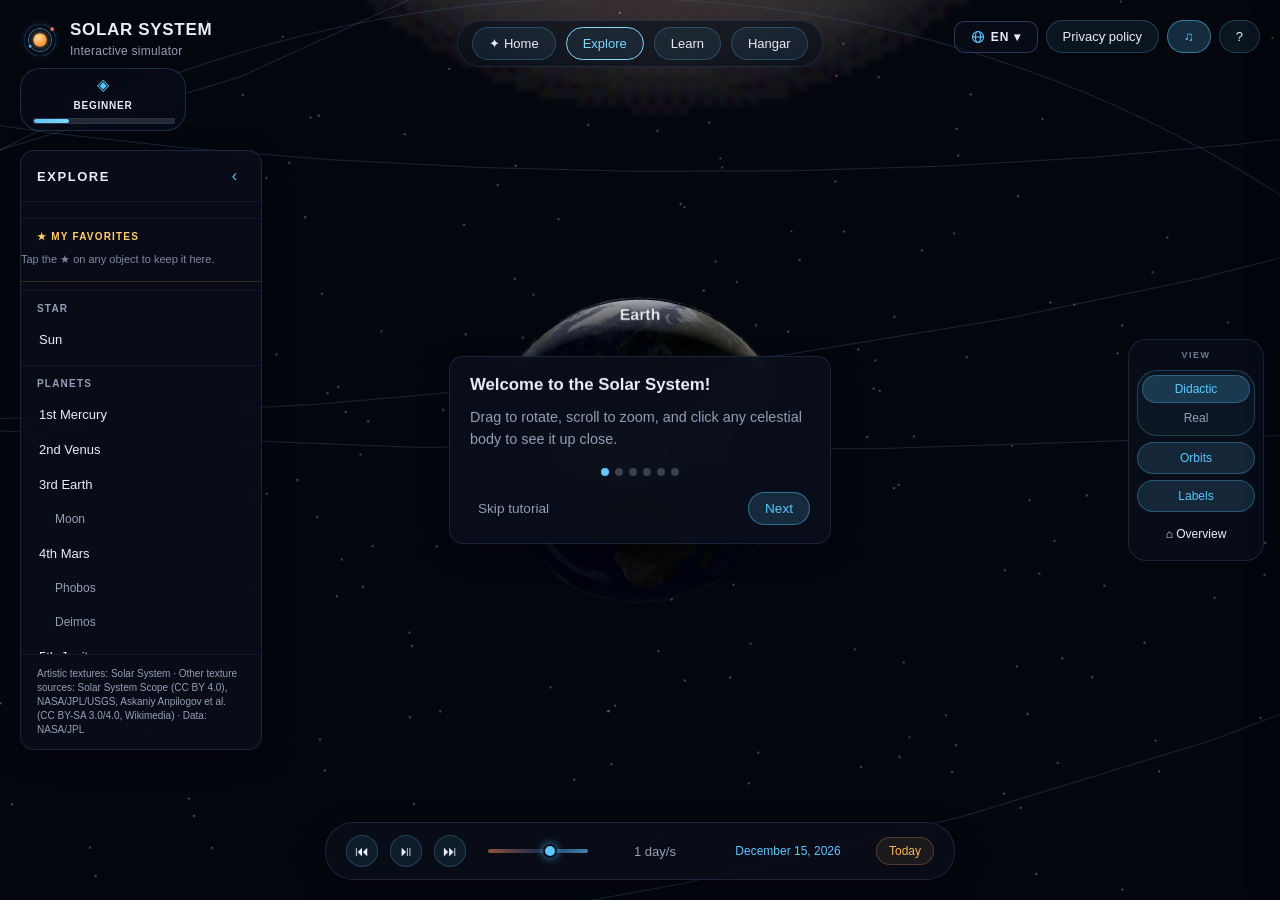
<file: index.html>
<!DOCTYPE html>
<html lang="pt-BR">
<head>
  <meta charset="UTF-8">
  <meta name="viewport" content="width=device-width, initial-scale=1.0, maximum-scale=1.0, user-scalable=no, viewport-fit=cover">
  <title>Sistema Solar — Simulador Interativo</title>
  <meta name="description" content="Explore o Sistema Solar e o Hubble em 3D. Aprenda com roteiros essenciais gratuitos e aprofunde sua descoberta com missões e investigações Pro.">
  <meta property="og:title" content="Sistema Solar — Simulador Interativo 3D">
  <meta property="og:description" content="Explore planetas, luas, cometas e missões espaciais em 3D. Avance e retroceda no tempo, compare tamanhos e aprenda com conteúdo didático em 3 idiomas.">
  <meta property="og:type" content="website">
  <meta name="theme-color" content="#04060e">
  <link rel="icon" href="data:image/svg+xml,%3Csvg xmlns='http://www.w3.org/2000/svg' viewBox='0 0 64 64'%3E%3Ccircle cx='32' cy='32' r='14' fill='%23d8c8a0'/%3E%3Cellipse cx='32' cy='32' rx='26' ry='7' fill='none' stroke='%235cc8ff' stroke-width='3' transform='rotate(-18 32 32)'/%3E%3C/svg%3E">
  <link rel="stylesheet" href="css/estilos.css?v=51">
  <link rel="stylesheet" href="css/hangar.css?v=5">
  <link rel="stylesheet" href="css/navegacao.css?v=11">
  <link rel="stylesheet" href="css/inicio.css?v=2">
  <link rel="stylesheet" href="css/aprendizado.css?v=31">
  <link rel="stylesheet" href="css/mobile.css?v=40">
  <link rel="stylesheet" href="css/paywall.css?v=9">
  <link rel="stylesheet" href="css/quiz.css?v=9">
  <link rel="stylesheet" href="css/voce-no-espaco.css?v=8">
  <link rel="stylesheet" href="css/progresso.css?v=5">
  <link rel="stylesheet" href="css/tutorial.css?v=5">
  <link rel="stylesheet" href="css/palco.css?v=315">
</head>
<body>
  <canvas id="cena"></canvas>
  <div id="ui-root"></div>
  <script type="importmap">{"imports":{"three":"./lib/three.module.js","three/addons/":"./lib/addons/","./js/i18n.js?v=317":"./js/i18n.js?v=317","./js/i18n.js?v=317":"./js/i18n.js?v=317"}}</script>
  <script type="module" src="js/main.js?v=324"></script>
</body>
</html>
</file>
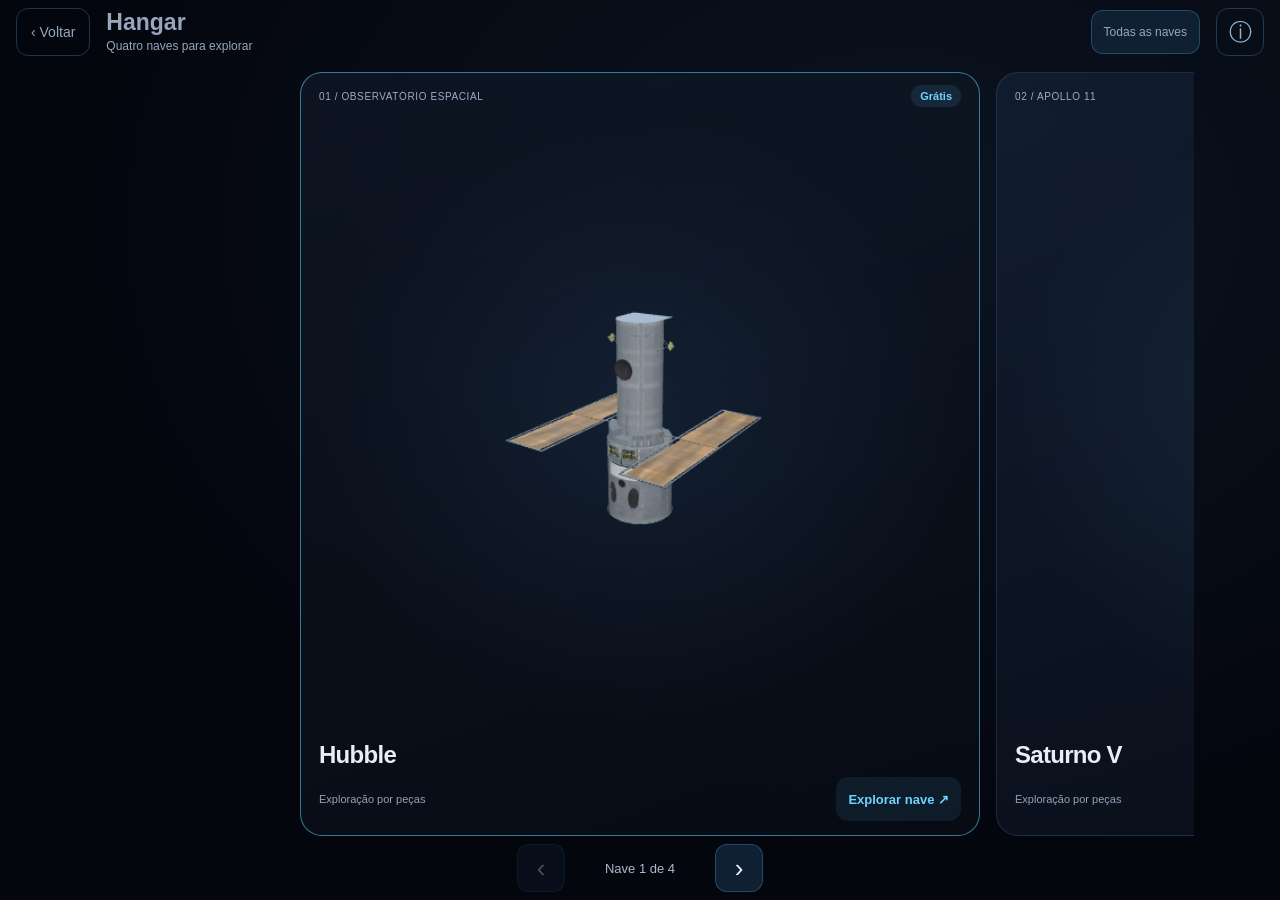
<file: hangar/index.html>
<!doctype html>
<html lang="pt-BR">
<head><meta charset="utf-8"><meta name="viewport" content="width=device-width,initial-scale=1,viewport-fit=cover"><meta name="theme-color" content="#04060e"><title>Hangar · Sistema Solar</title><link rel="stylesheet" href="css/hangar-catalog.css?v=3"><link rel="stylesheet" href="css/hangar-catalog-extra.css?v=6"></head>
<body>
<header><a class="back" href="../index.html?v=322" aria-label="Voltar ao Sistema Solar">‹ Voltar</a><div class="catalog-title"><h1>Hangar</h1><span>Quatro naves para explorar</span></div><button type="button" id="catalog-all" class="picker-button">Todas as naves</button><button type="button" class="info-button" aria-label="Informações e créditos do Hangar">ⓘ</button></header>
<main>
 <section class="fleet" aria-label="Veículos do Hangar">
  <a class="vehicle-card saturn" href="veiculo.html?modelo=saturno&amp;v=313">
   <div class="card-top"><span>01 / APOLLO 11</span><span>1969</span></div>
   <div class="illustration" aria-hidden="true"><svg viewBox="0 0 360 300"><defs><linearGradient id="metal" x2="1"><stop stop-color="#8696a3"/><stop offset=".42" stop-color="#faf8e9"/><stop offset="1" stop-color="#a9b5c0"/></linearGradient></defs><ellipse cx="180" cy="279" rx="58" ry="9" fill="#5cc8ff" opacity=".12"/><g fill="url(#metal)" stroke="#62798a" stroke-width=".6"><path d="M163 263V153h34v110Z"/><path d="M163 153v-60h34v60Z"/><path d="M163 93l7-14h20l7 14Z"/><path d="M170 79V48h20v31Z"/><path d="M170 48l6-13h8l6 13Z"/><path d="M176 35v-9h8v9Z"/><path d="M177 26V12l3-9 3 9v14Z"/><path d="M165 249l-10 18h10m30-18 10 18h-10"/></g><g fill="#1b242e"><path d="M164 259h8v-23h-8m24 0v23h8v-23M164 174h8v-18h-8m24 0v18h8v-18"/><path d="M164 100h32v5h-32m0 44h32v5h-32m7-78h18v4h-18"/><path d="M166 263l-3 11h10l-1-11m5 0-2 11h10l-2-11m5 0-1 11h10l-3-11"/></g><text x="180" y="212" text-anchor="middle" font-family="Arial" font-size="8" fill="#ac3543">USA</text></svg></div>
   <div class="card-copy"><p class="eyebrow">O CAMINHO ATÉ A LUA</p><h2>Saturno V</h2><p>Três estágios, módulo lunar e a cápsula que trouxe os astronautas de volta.</p><div class="card-bottom"><span>11 conjuntos exploráveis</span><b>Explorar 3D ↗</b></div></div>
  </a>
  <a class="vehicle-card shuttle" href="veiculo.html?modelo=shuttle&amp;v=313">
   <div class="card-top"><span>02 / DISCOVERY · STS-31</span><span>1990</span></div>
   <div class="illustration" aria-hidden="true"><svg viewBox="0 0 360 300"><defs><linearGradient id="foam" x2="1"><stop stop-color="#9f5726"/><stop offset=".5" stop-color="#df9d5c"/><stop offset="1" stop-color="#b66c33"/></linearGradient></defs><ellipse cx="180" cy="279" rx="86" ry="9" fill="#5cc8ff" opacity=".12"/><path d="M161 240V68q0-35 19-56 19 21 19 56v172Z" fill="url(#foam)"/><g fill="#e4e8e8" stroke="#78909e"><path d="M137 262V72l8-23 8 23v190Z"/><path d="M207 262V72l8-23 8 23v190Z"/></g><g stroke="#374654" stroke-width="3"><path d="M137 93h16m-16 40h16m-16 40h16m-16 40h16m54-120h16m-16 40h16m-16 40h16m-16 40h16"/></g><path d="M169 253h22l2-50 38 49 17 3-41-60-15-26q0-38-12-53-12 15-12 53l-15 26-41 60 17-3 38-49Z" fill="#e9ece9" stroke="#354959" stroke-width="2"/><path d="M175 157h10l-1-9h-8Z" fill="#213c50"/><path d="M170 174v57h20v-57m-10 0v57" fill="none" stroke="#9ba6aa"/><path d="M178 246l2-38 2 38Z" fill="#abb8c0"/><g fill="#344554"><path d="M172 253l-4 10h11l-2-10m7 0-2 10h11l-4-10"/></g></svg></div>
   <div class="card-copy"><p class="eyebrow">UM OBSERVATÓRIO A BORDO</p><h2>Space Shuttle</h2><p>Discovery, tanque externo e propulsores. Veja o Canadarm retirar o Hubble do compartimento.</p><div class="card-bottom"><span>9 conjuntos · Hubble e Canadarm</span><b>Explorar 3D ↗</b></div></div>
  </a>
 </section>
 <nav class="gallery-navigation" aria-label="Navegação entre naves"><button id="gallery-prev" type="button" aria-label="Nave anterior">‹</button><span id="gallery-position" role="status" aria-live="polite"></span><button id="gallery-next" type="button" aria-label="Próxima nave">›</button></nav>
</main>
<dialog id="catalog-ships" aria-labelledby="picker-title" aria-describedby="picker-hint"><div class="picker-head"><div><h2 id="picker-title">Todas as naves</h2><p id="picker-hint">Escolha uma para centralizar no Hangar.</p></div><button type="button" class="picker-close" aria-label="Fechar seletor de naves">Fechar</button></div><div id="catalog-ships-list" class="picker-list" role="list" aria-label="Naves disponíveis"></div></dialog>
<dialog id="catalog-info" aria-labelledby="info-title"><div class="info-head"><h2 id="info-title">Sobre o Hangar</h2><button type="button" aria-label="Fechar informações">Concluir</button></div><div class="info-content"><p>O Hangar reúne quatro naves: Hubble, Saturno V, Discovery e Módulo Lunar.</p><p>A exploração do Hubble é gratuita. Saturno V, Discovery e Módulo Lunar fazem parte do Sistema Solar Pro. No Shuttle, Discovery é a nave usada no roteiro STS-31.</p><p class="footnote">Modelos 3D cortesia da NASA. Este aplicativo não é afiliado à NASA nem endossado por ela. <a href="../modelos/CREDITOS.md">Créditos dos modelos ↗</a></p></div></dialog>
<script type="importmap">{"imports":{"three":"../lib/three.module.js","three/addons/controls/":"../lib/addons/controls/","three/addons/loaders/":"../lib/addons/loaders/"}}</script>
<script type="module" src="js/hangar-catalog.js?v=314"></script>
<script type="module" src="js/app-bridge.js?v=314"></script></body></html>
</file>
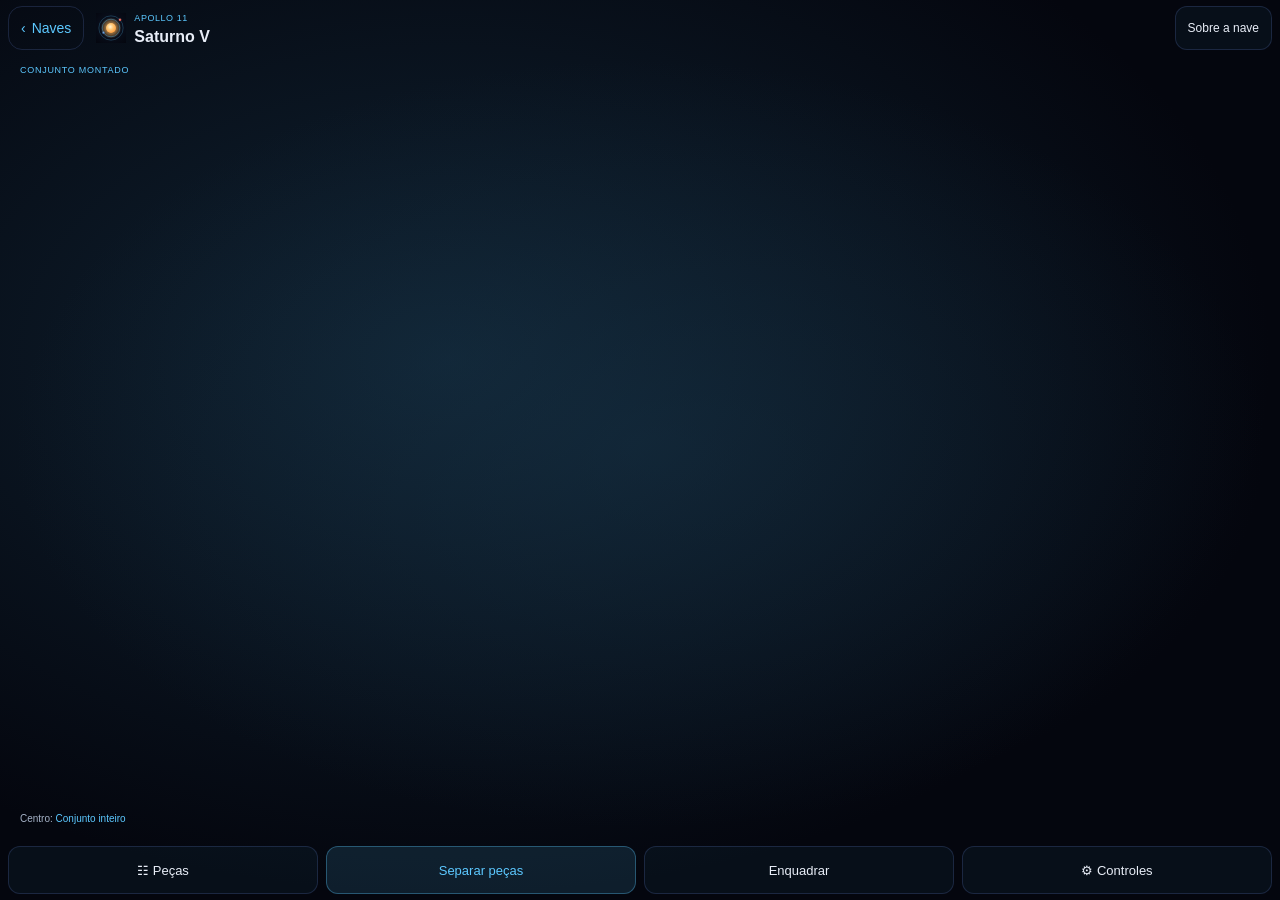
<file: saturno-v/index.html>
<!doctype html><html lang="pt-BR"><head><meta charset="utf-8"><meta name="viewport" content="width=device-width,initial-scale=1"><meta http-equiv="refresh" content="0;url=../hangar/veiculo.html?modelo=saturno"><title>Saturno V · Hangar</title></head><body><a href="../hangar/veiculo.html?modelo=saturno">Explorar Saturno V no Hangar</a></body></html>
</file>
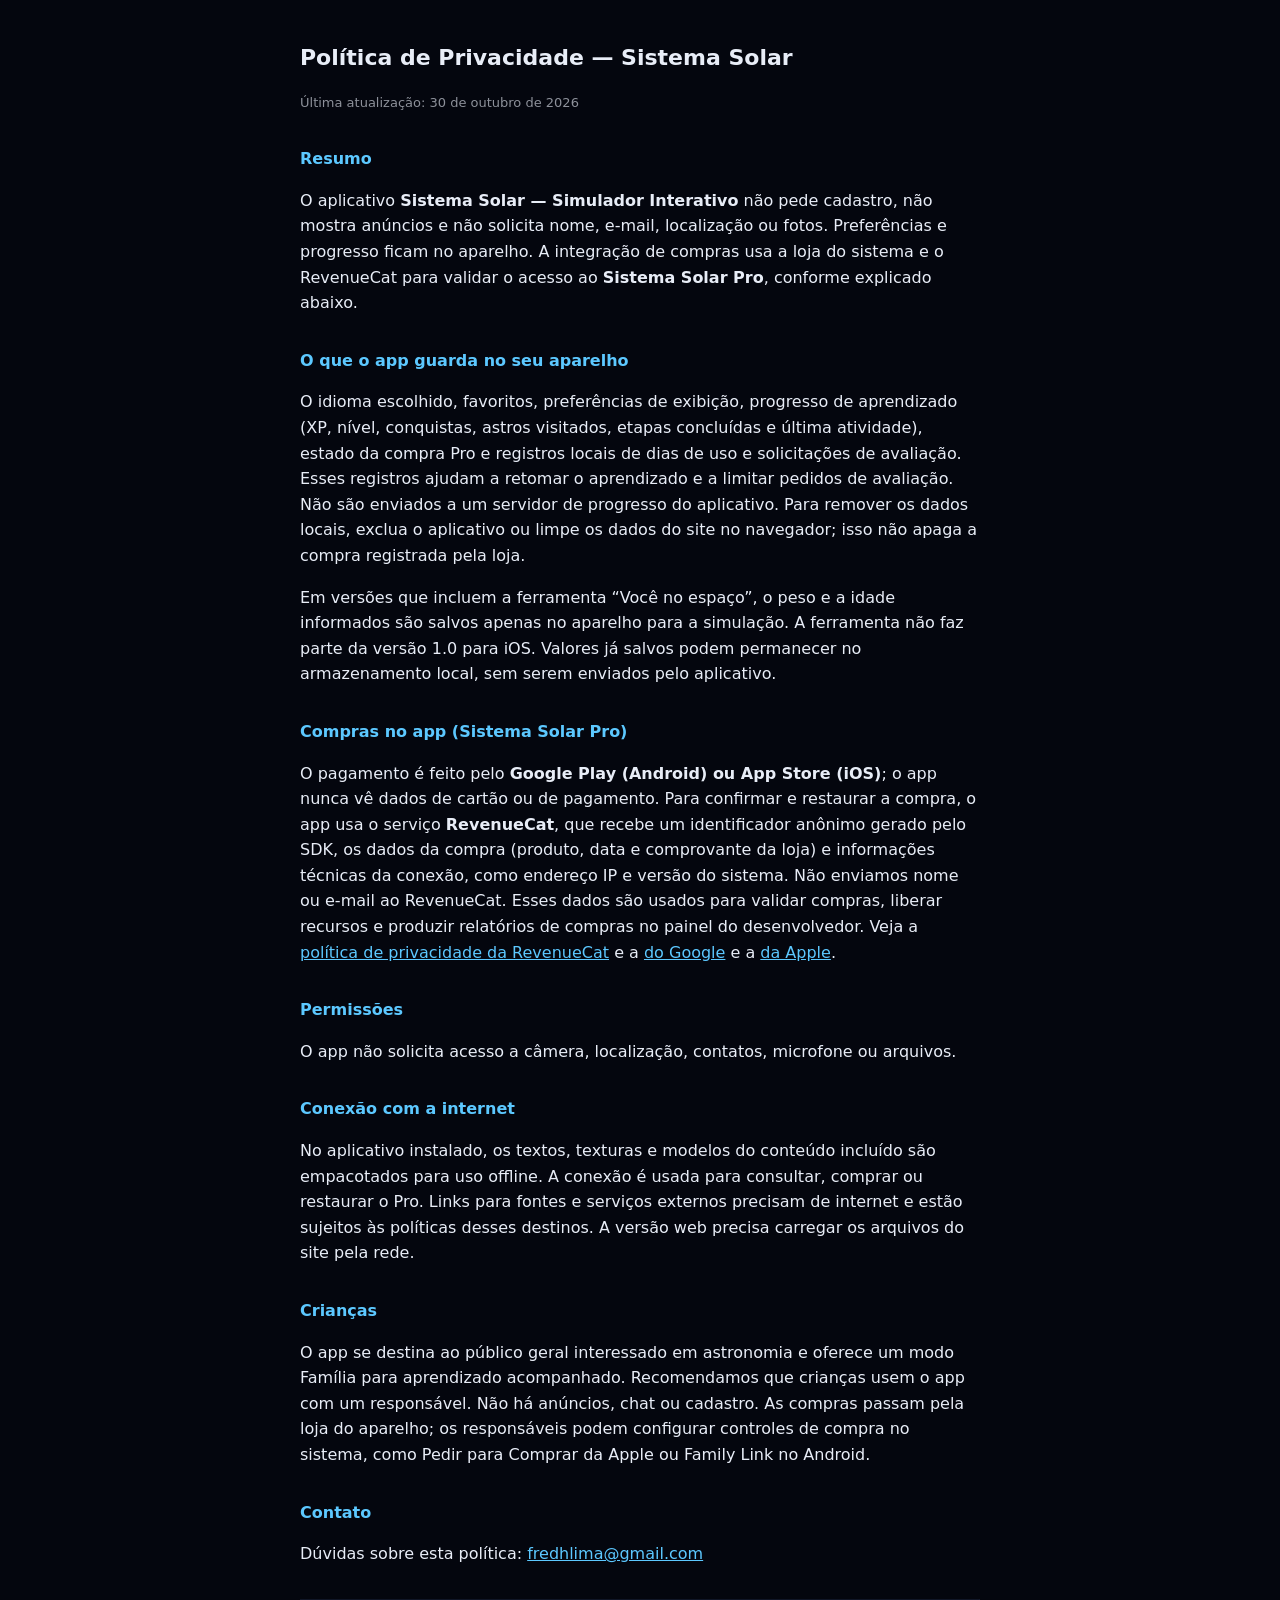
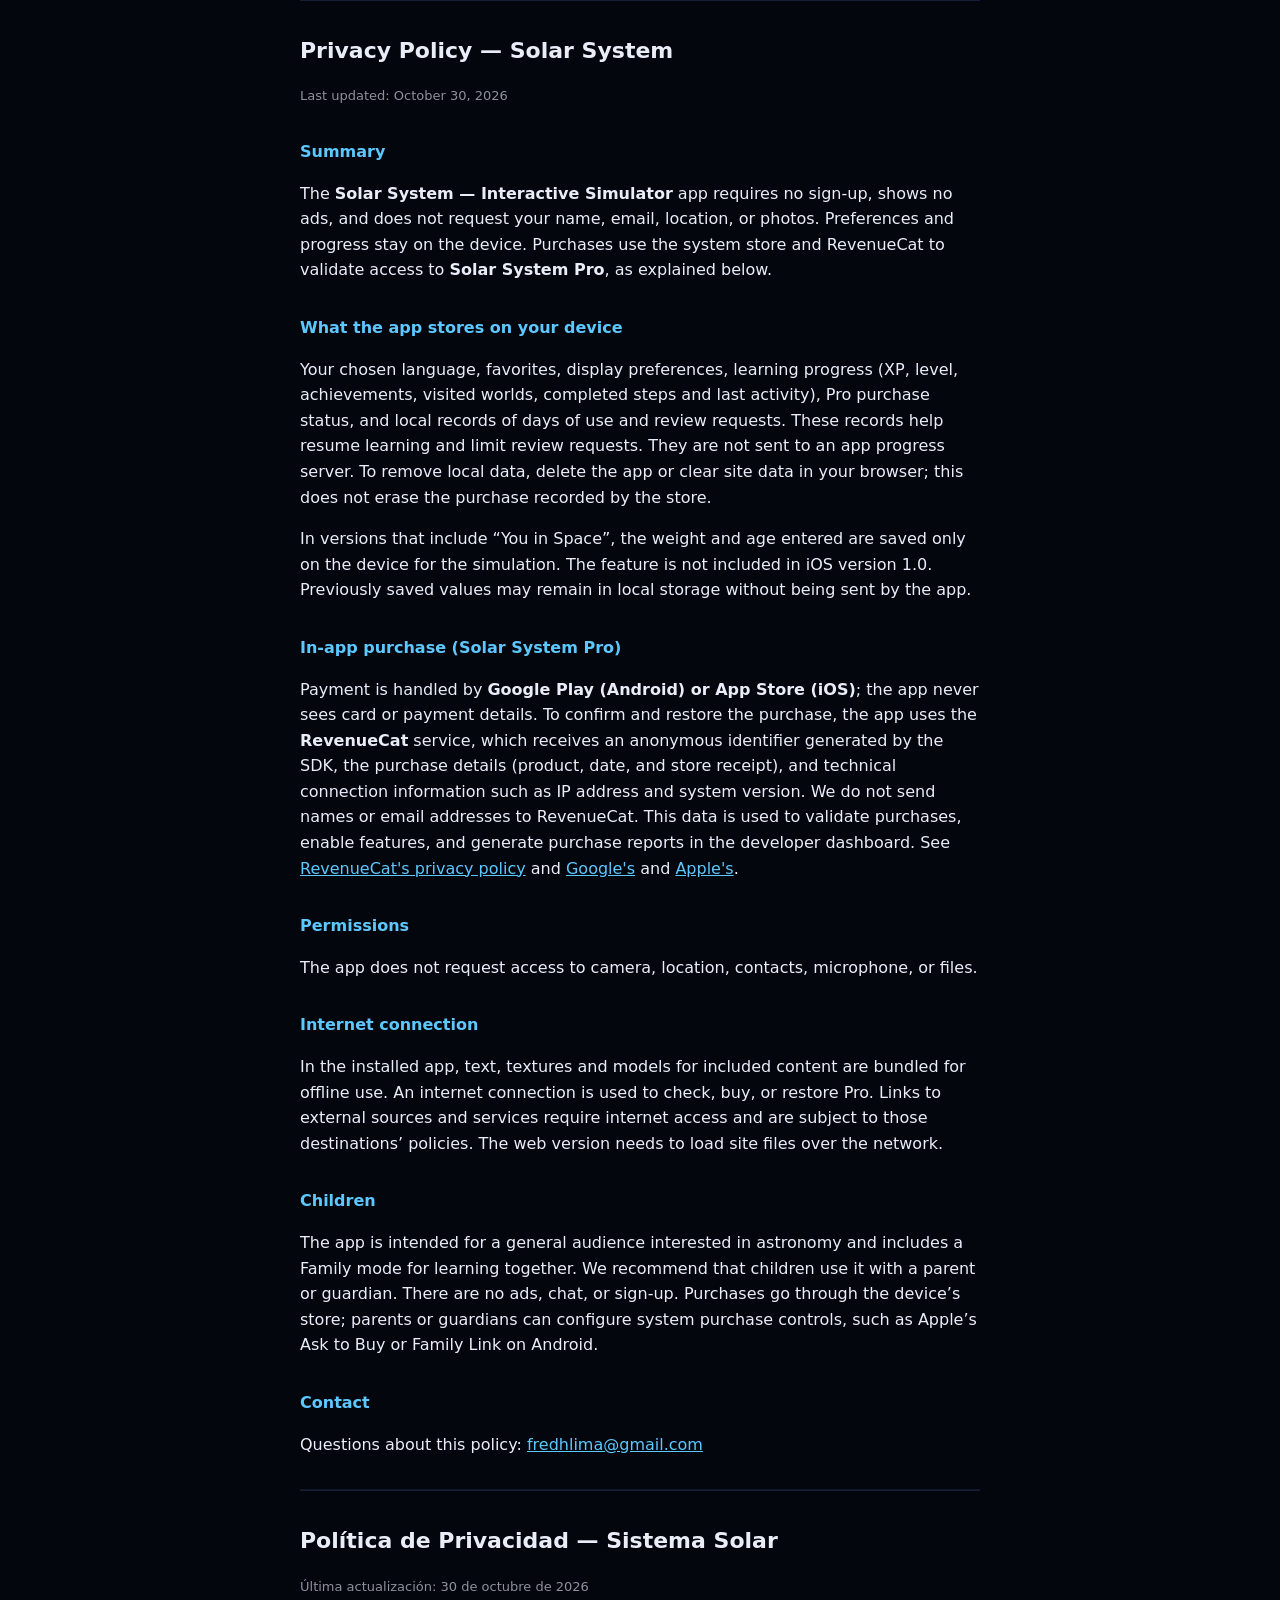
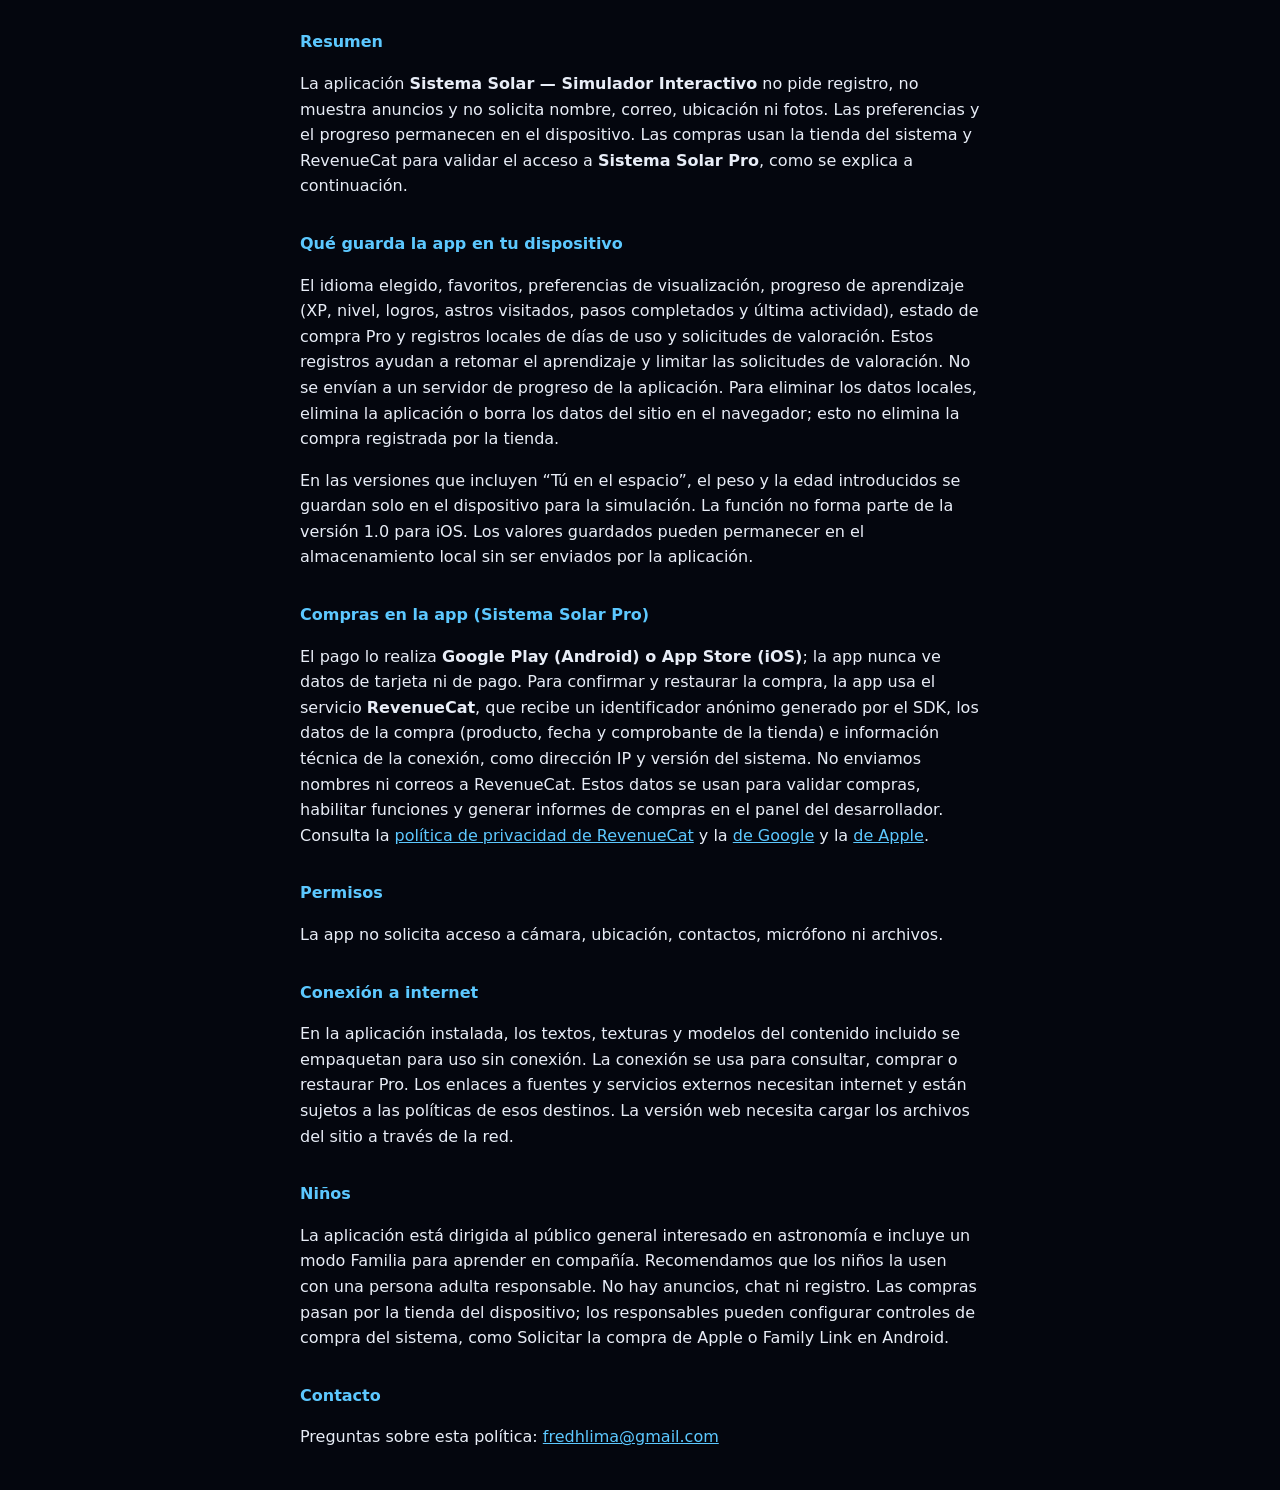
<file: privacidade.html>
<!DOCTYPE html>
<html lang="pt-BR">
<head>
<meta charset="UTF-8">
<meta name="viewport" content="width=device-width, initial-scale=1.0">
<title>Política de Privacidade — Sistema Solar</title>
<style>
  body { max-width: 680px; margin: 40px auto; padding: 0 20px; background: #04060e; color: #e8edf7;
    font-family: 'Segoe UI', system-ui, sans-serif; line-height: 1.6; }
  h1 { font-size: 22px; } h2 { font-size: 16px; color: #5cc8ff; margin-top: 32px; }
  a { color: #5cc8ff; } hr { border-color: rgba(120,160,255,0.16); margin: 32px 0; }
  .idioma { opacity: 0.6; font-size: 13px; }
</style>
</head>
<body>

<section id="politica-pt" lang="pt-BR">
<h1>Política de Privacidade — Sistema Solar</h1>
<p class="idioma">Última atualização: 30 de outubro de 2026</p>

<h2>Resumo</h2>
<p>O aplicativo <strong>Sistema Solar — Simulador Interativo</strong> não pede cadastro, não mostra anúncios e não solicita nome, e-mail, localização ou fotos. Preferências e progresso ficam no aparelho. A integração de compras usa a loja do sistema e o RevenueCat para validar o acesso ao <strong>Sistema Solar Pro</strong>, conforme explicado abaixo.</p>

<h2>O que o app guarda no seu aparelho</h2>
<p>O idioma escolhido, favoritos, preferências de exibição, progresso de aprendizado (XP, nível, conquistas, astros visitados, etapas concluídas e última atividade), estado da compra Pro e registros locais de dias de uso e solicitações de avaliação. Esses registros ajudam a retomar o aprendizado e a limitar pedidos de avaliação. Não são enviados a um servidor de progresso do aplicativo. Para remover os dados locais, exclua o aplicativo ou limpe os dados do site no navegador; isso não apaga a compra registrada pela loja.</p>
<p>Em versões que incluem a ferramenta “Você no espaço”, o peso e a idade informados são salvos apenas no aparelho para a simulação. A ferramenta não faz parte da versão 1.0 para iOS. Valores já salvos podem permanecer no armazenamento local, sem serem enviados pelo aplicativo.</p>

<h2>Compras no app (Sistema Solar Pro)</h2>
<p>O pagamento é feito pelo <strong>Google Play (Android) ou App Store (iOS)</strong>; o app nunca vê dados de cartão ou de pagamento. Para confirmar e restaurar a compra, o app usa o serviço <strong>RevenueCat</strong>, que recebe um identificador anônimo gerado pelo SDK, os dados da compra (produto, data e comprovante da loja) e informações técnicas da conexão, como endereço IP e versão do sistema. Não enviamos nome ou e-mail ao RevenueCat. Esses dados são usados para validar compras, liberar recursos e produzir relatórios de compras no painel do desenvolvedor. Veja a <a href="https://www.revenuecat.com/privacy/">política de privacidade da RevenueCat</a> e a <a href="https://policies.google.com/privacy">do Google</a> e a <a href="https://www.apple.com/legal/privacy/">da Apple</a>.</p>

<h2>Permissões</h2>
<p>O app não solicita acesso a câmera, localização, contatos, microfone ou arquivos.</p>

<h2>Conexão com a internet</h2>
<p>No aplicativo instalado, os textos, texturas e modelos do conteúdo incluído são empacotados para uso offline. A conexão é usada para consultar, comprar ou restaurar o Pro. Links para fontes e serviços externos precisam de internet e estão sujeitos às políticas desses destinos. A versão web precisa carregar os arquivos do site pela rede.</p>

<h2>Crianças</h2>
<p>O app se destina ao público geral interessado em astronomia e oferece um modo Família para aprendizado acompanhado. Recomendamos que crianças usem o app com um responsável. Não há anúncios, chat ou cadastro. As compras passam pela loja do aparelho; os responsáveis podem configurar controles de compra no sistema, como Pedir para Comprar da Apple ou Family Link no Android.</p>

<h2>Contato</h2>
<p>Dúvidas sobre esta política: <a href="mailto:fredhlima@gmail.com">fredhlima@gmail.com</a></p>

</section>
<hr>
<section id="politica-en" lang="en">
<h1 lang="en">Privacy Policy — Solar System</h1>
<p class="idioma">Last updated: October 30, 2026</p>

<h2 lang="en">Summary</h2>
<p lang="en">The <strong>Solar System — Interactive Simulator</strong> app requires no sign-up, shows no ads, and does not request your name, email, location, or photos. Preferences and progress stay on the device. Purchases use the system store and RevenueCat to validate access to <strong>Solar System Pro</strong>, as explained below.</p>

<h2 lang="en">What the app stores on your device</h2>
<p lang="en">Your chosen language, favorites, display preferences, learning progress (XP, level, achievements, visited worlds, completed steps and last activity), Pro purchase status, and local records of days of use and review requests. These records help resume learning and limit review requests. They are not sent to an app progress server. To remove local data, delete the app or clear site data in your browser; this does not erase the purchase recorded by the store.</p>
<p lang="en">In versions that include “You in Space”, the weight and age entered are saved only on the device for the simulation. The feature is not included in iOS version 1.0. Previously saved values may remain in local storage without being sent by the app.</p>

<h2 lang="en">In-app purchase (Solar System Pro)</h2>
<p lang="en">Payment is handled by <strong>Google Play (Android) or App Store (iOS)</strong>; the app never sees card or payment details. To confirm and restore the purchase, the app uses the <strong>RevenueCat</strong> service, which receives an anonymous identifier generated by the SDK, the purchase details (product, date, and store receipt), and technical connection information such as IP address and system version. We do not send names or email addresses to RevenueCat. This data is used to validate purchases, enable features, and generate purchase reports in the developer dashboard. See <a href="https://www.revenuecat.com/privacy/">RevenueCat's privacy policy</a> and <a href="https://policies.google.com/privacy" >Google's</a> and <a href="https://www.apple.com/legal/privacy/">Apple's</a>.</p>

<h2 lang="en">Permissions</h2>
<p lang="en">The app does not request access to camera, location, contacts, microphone, or files.</p>

<h2 lang="en">Internet connection</h2>
<p lang="en">In the installed app, text, textures and models for included content are bundled for offline use. An internet connection is used to check, buy, or restore Pro. Links to external sources and services require internet access and are subject to those destinations’ policies. The web version needs to load site files over the network.</p>

<h2 lang="en">Children</h2>
<p lang="en">The app is intended for a general audience interested in astronomy and includes a Family mode for learning together. We recommend that children use it with a parent or guardian. There are no ads, chat, or sign-up. Purchases go through the device’s store; parents or guardians can configure system purchase controls, such as Apple’s Ask to Buy or Family Link on Android.</p>

<h2 lang="en">Contact</h2>
<p lang="en">Questions about this policy: <a href="mailto:fredhlima@gmail.com">fredhlima@gmail.com</a></p>

</section>
<hr>
<section id="politica-es" lang="es">
<h1 lang="es">Política de Privacidad — Sistema Solar</h1>
<p class="idioma">Última actualización: 30 de octubre de 2026</p>

<h2 lang="es">Resumen</h2>
<p lang="es">La aplicación <strong>Sistema Solar — Simulador Interactivo</strong> no pide registro, no muestra anuncios y no solicita nombre, correo, ubicación ni fotos. Las preferencias y el progreso permanecen en el dispositivo. Las compras usan la tienda del sistema y RevenueCat para validar el acceso a <strong>Sistema Solar Pro</strong>, como se explica a continuación.</p>

<h2 lang="es">Qué guarda la app en tu dispositivo</h2>
<p lang="es">El idioma elegido, favoritos, preferencias de visualización, progreso de aprendizaje (XP, nivel, logros, astros visitados, pasos completados y última actividad), estado de compra Pro y registros locales de días de uso y solicitudes de valoración. Estos registros ayudan a retomar el aprendizaje y limitar las solicitudes de valoración. No se envían a un servidor de progreso de la aplicación. Para eliminar los datos locales, elimina la aplicación o borra los datos del sitio en el navegador; esto no elimina la compra registrada por la tienda.</p>
<p lang="es">En las versiones que incluyen “Tú en el espacio”, el peso y la edad introducidos se guardan solo en el dispositivo para la simulación. La función no forma parte de la versión 1.0 para iOS. Los valores guardados pueden permanecer en el almacenamiento local sin ser enviados por la aplicación.</p>

<h2 lang="es">Compras en la app (Sistema Solar Pro)</h2>
<p lang="es">El pago lo realiza <strong>Google Play (Android) o App Store (iOS)</strong>; la app nunca ve datos de tarjeta ni de pago. Para confirmar y restaurar la compra, la app usa el servicio <strong>RevenueCat</strong>, que recibe un identificador anónimo generado por el SDK, los datos de la compra (producto, fecha y comprobante de la tienda) e información técnica de la conexión, como dirección IP y versión del sistema. No enviamos nombres ni correos a RevenueCat. Estos datos se usan para validar compras, habilitar funciones y generar informes de compras en el panel del desarrollador. Consulta la <a href="https://www.revenuecat.com/privacy/">política de privacidad de RevenueCat</a> y la <a href="https://policies.google.com/privacy">de Google</a> y la <a href="https://www.apple.com/legal/privacy/">de Apple</a>.</p>

<h2 lang="es">Permisos</h2>
<p lang="es">La app no solicita acceso a cámara, ubicación, contactos, micrófono ni archivos.</p>

<h2 lang="es">Conexión a internet</h2>
<p lang="es">En la aplicación instalada, los textos, texturas y modelos del contenido incluido se empaquetan para uso sin conexión. La conexión se usa para consultar, comprar o restaurar Pro. Los enlaces a fuentes y servicios externos necesitan internet y están sujetos a las políticas de esos destinos. La versión web necesita cargar los archivos del sitio a través de la red.</p>

<h2 lang="es">Niños</h2>
<p lang="es">La aplicación está dirigida al público general interesado en astronomía e incluye un modo Familia para aprender en compañía. Recomendamos que los niños la usen con una persona adulta responsable. No hay anuncios, chat ni registro. Las compras pasan por la tienda del dispositivo; los responsables pueden configurar controles de compra del sistema, como Solicitar la compra de Apple o Family Link en Android.</p>

<h2 lang="es">Contacto</h2>
<p lang="es">Preguntas sobre esta política: <a href="mailto:fredhlima@gmail.com">fredhlima@gmail.com</a></p>

</section>
</body>
</html>
</file>
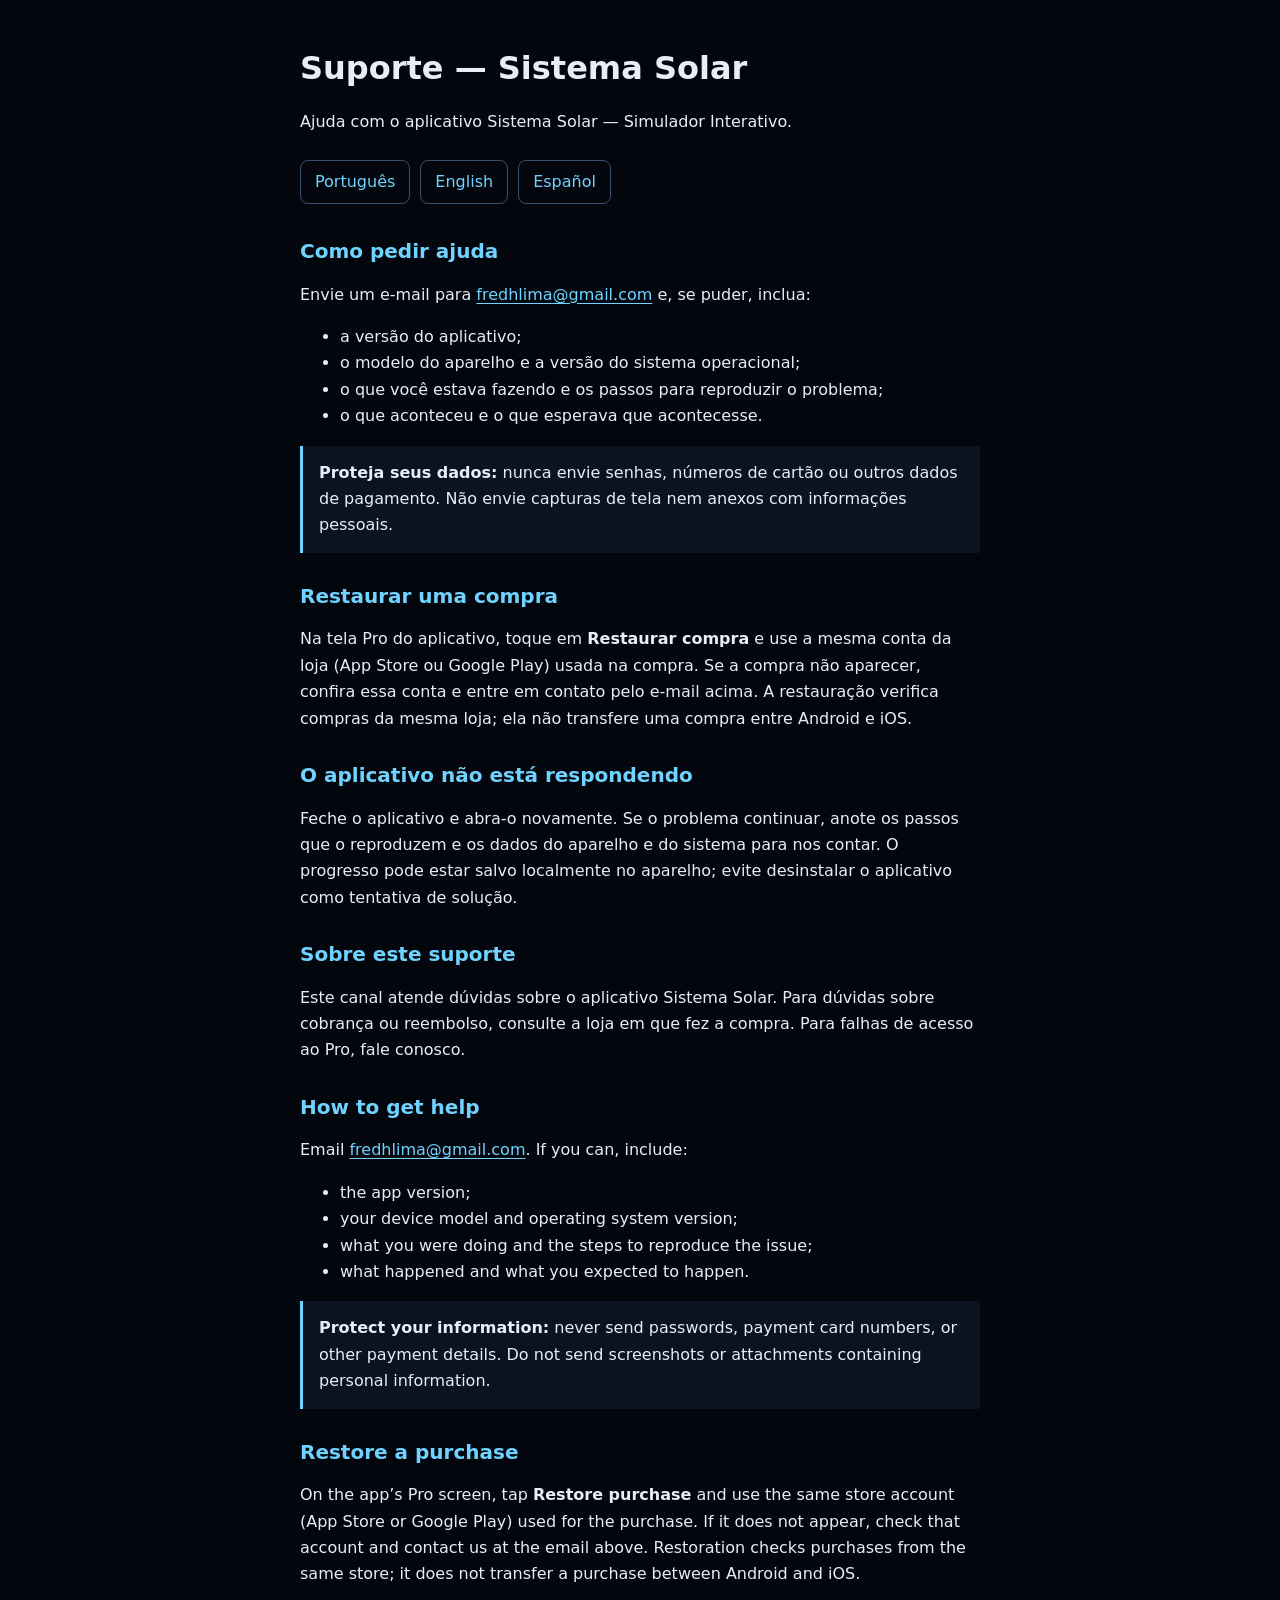
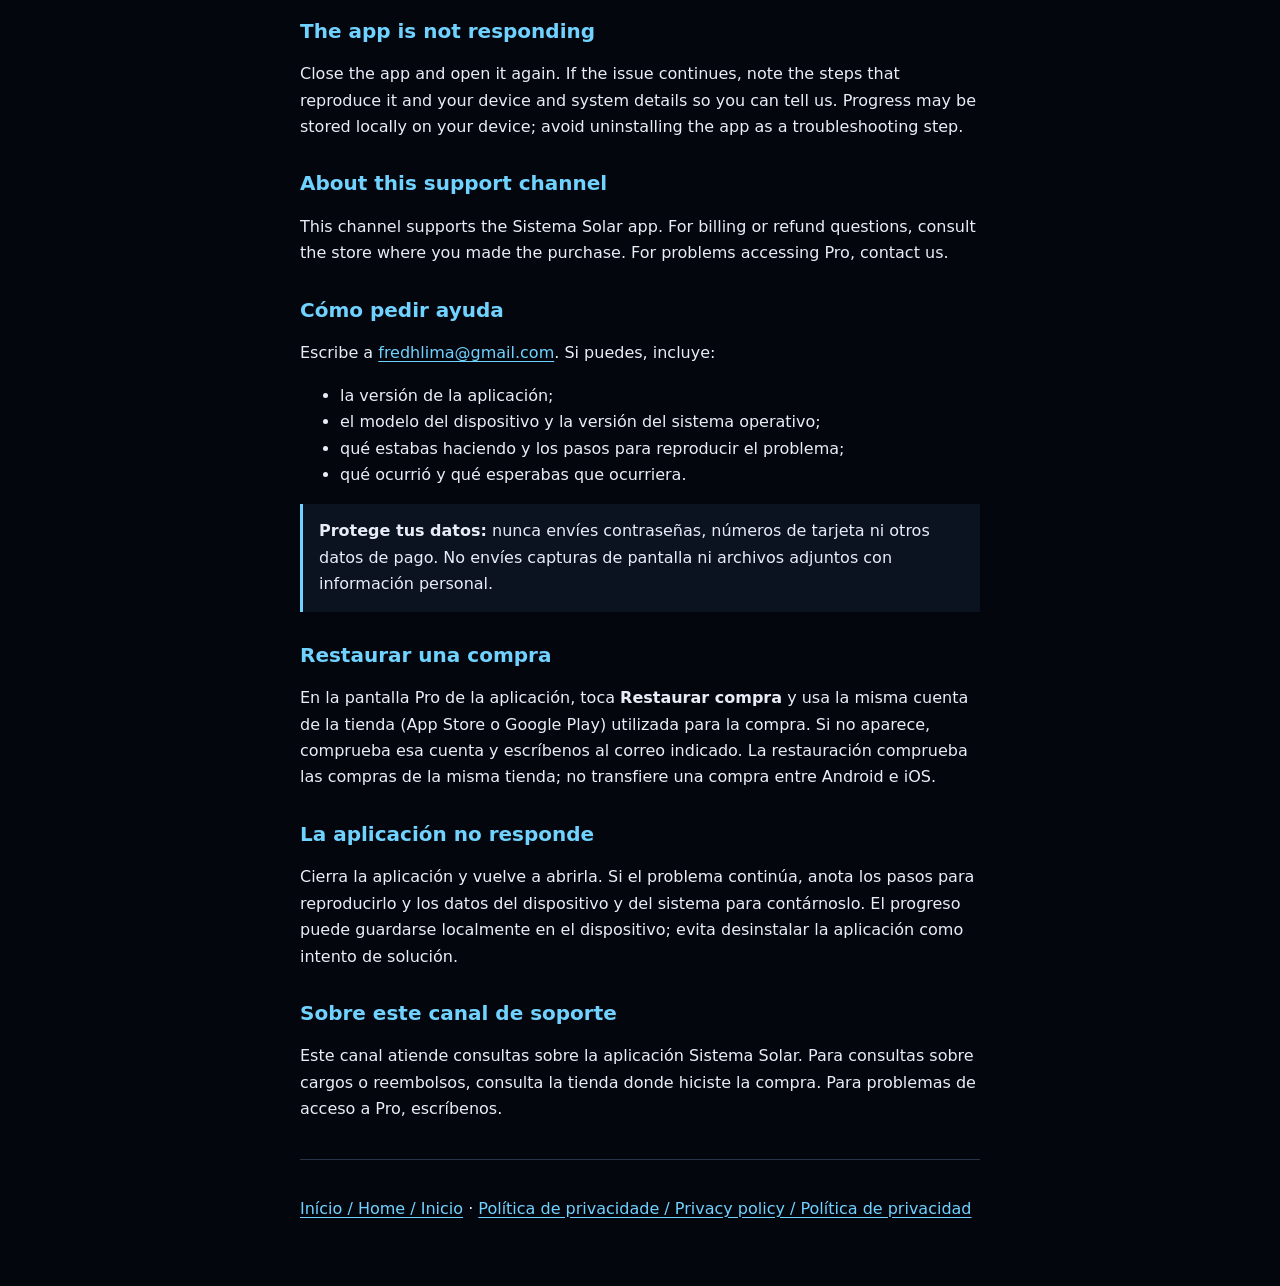
<file: suporte.html>
<!doctype html>
<html lang="pt-BR">
<head>
<meta charset="utf-8">
<meta name="viewport" content="width=device-width, initial-scale=1">
<meta name="color-scheme" content="dark">
<title>Suporte — Sistema Solar</title>
<style>
  * { box-sizing: border-box; }
  html { scroll-behavior: smooth; }
  body { max-width: 720px; margin: 0 auto; padding: 28px 20px 48px; background: #04060e; color: #e8edf7;
    font-family: "Segoe UI", system-ui, sans-serif; font-size: 16px; line-height: 1.65; }
  h1 { font-size: clamp(1.65rem, 6vw, 2rem); line-height: 1.2; }
  h2 { margin-top: 30px; color: #70d3ff; font-size: 1.25rem; line-height: 1.35; }
  a { color: #70d3ff; text-underline-offset: .2em; }
  a:hover { color: #b5eaff; }
  a:focus-visible { outline: 3px solid #ffd36a; outline-offset: 3px; border-radius: 3px; }
  nav { display: flex; flex-wrap: wrap; gap: 10px; margin: 24px 0 34px; }
  nav a { display: inline-flex; align-items: center; min-height: 44px; padding: 8px 14px; border: 1px solid #38506b;
    border-radius: 8px; text-decoration: none; }
  nav a:focus-visible { outline-offset: 2px; }
  section { scroll-margin-top: 16px; }
  .language { color: #bac6d8; font-size: .9rem; }
  .notice { padding: 14px 16px; border-left: 3px solid #70d3ff; background: #0b1220; }
  footer { margin-top: 36px; padding-top: 20px; border-top: 1px solid #283447; }
  @media (max-width: 360px) { body { padding: 20px 16px 36px; } }
  @media (prefers-reduced-motion: reduce) { html { scroll-behavior: auto; } }
</style>
</head>
<body>
<header>
  <h1>Suporte — Sistema Solar</h1>
  <p>Ajuda com o aplicativo Sistema Solar — Simulador Interativo.</p>
  <nav aria-label="Escolha o idioma">
    <a href="#suporte-pt">Português</a>
    <a href="#suporte-en" lang="en">English</a>
    <a href="#suporte-es" lang="es">Español</a>
  </nav>
</header>

<main>
<section id="suporte-pt" lang="pt-BR" aria-labelledby="titulo-pt">
  <h2 id="titulo-pt">Como pedir ajuda</h2>
  <p>Envie um e-mail para <a href="mailto:fredhlima@gmail.com">fredhlima@gmail.com</a> e, se puder, inclua:</p>
  <ul>
    <li>a versão do aplicativo;</li>
    <li>o modelo do aparelho e a versão do sistema operacional;</li>
    <li>o que você estava fazendo e os passos para reproduzir o problema;</li>
    <li>o que aconteceu e o que esperava que acontecesse.</li>
  </ul>
  <p class="notice"><strong>Proteja seus dados:</strong> nunca envie senhas, números de cartão ou outros dados de pagamento. Não envie capturas de tela nem anexos com informações pessoais.</p>

  <h2>Restaurar uma compra</h2>
  <p>Na tela Pro do aplicativo, toque em <strong>Restaurar compra</strong> e use a mesma conta da loja (App Store ou Google Play) usada na compra. Se a compra não aparecer, confira essa conta e entre em contato pelo e-mail acima. A restauração verifica compras da mesma loja; ela não transfere uma compra entre Android e iOS.</p>

  <h2>O aplicativo não está respondendo</h2>
  <p>Feche o aplicativo e abra-o novamente. Se o problema continuar, anote os passos que o reproduzem e os dados do aparelho e do sistema para nos contar. O progresso pode estar salvo localmente no aparelho; evite desinstalar o aplicativo como tentativa de solução.</p>

  <h2>Sobre este suporte</h2>
  <p>Este canal atende dúvidas sobre o aplicativo Sistema Solar. Para dúvidas sobre cobrança ou reembolso, consulte a loja em que fez a compra. Para falhas de acesso ao Pro, fale conosco.</p>
</section>

<section id="suporte-en" lang="en" aria-labelledby="title-en">
  <h2 id="title-en">How to get help</h2>
  <p>Email <a href="mailto:fredhlima@gmail.com">fredhlima@gmail.com</a>. If you can, include:</p>
  <ul>
    <li>the app version;</li>
    <li>your device model and operating system version;</li>
    <li>what you were doing and the steps to reproduce the issue;</li>
    <li>what happened and what you expected to happen.</li>
  </ul>
  <p class="notice"><strong>Protect your information:</strong> never send passwords, payment card numbers, or other payment details. Do not send screenshots or attachments containing personal information.</p>

  <h2>Restore a purchase</h2>
  <p>On the app’s Pro screen, tap <strong>Restore purchase</strong> and use the same store account (App Store or Google Play) used for the purchase. If it does not appear, check that account and contact us at the email above. Restoration checks purchases from the same store; it does not transfer a purchase between Android and iOS.</p>

  <h2>The app is not responding</h2>
  <p>Close the app and open it again. If the issue continues, note the steps that reproduce it and your device and system details so you can tell us. Progress may be stored locally on your device; avoid uninstalling the app as a troubleshooting step.</p>

  <h2>About this support channel</h2>
  <p>This channel supports the Sistema Solar app. For billing or refund questions, consult the store where you made the purchase. For problems accessing Pro, contact us.</p>
</section>

<section id="suporte-es" lang="es" aria-labelledby="titulo-es">
  <h2 id="titulo-es">Cómo pedir ayuda</h2>
  <p>Escribe a <a href="mailto:fredhlima@gmail.com">fredhlima@gmail.com</a>. Si puedes, incluye:</p>
  <ul>
    <li>la versión de la aplicación;</li>
    <li>el modelo del dispositivo y la versión del sistema operativo;</li>
    <li>qué estabas haciendo y los pasos para reproducir el problema;</li>
    <li>qué ocurrió y qué esperabas que ocurriera.</li>
  </ul>
  <p class="notice"><strong>Protege tus datos:</strong> nunca envíes contraseñas, números de tarjeta ni otros datos de pago. No envíes capturas de pantalla ni archivos adjuntos con información personal.</p>

  <h2>Restaurar una compra</h2>
  <p>En la pantalla Pro de la aplicación, toca <strong>Restaurar compra</strong> y usa la misma cuenta de la tienda (App Store o Google Play) utilizada para la compra. Si no aparece, comprueba esa cuenta y escríbenos al correo indicado. La restauración comprueba las compras de la misma tienda; no transfiere una compra entre Android e iOS.</p>

  <h2>La aplicación no responde</h2>
  <p>Cierra la aplicación y vuelve a abrirla. Si el problema continúa, anota los pasos para reproducirlo y los datos del dispositivo y del sistema para contárnoslo. El progreso puede guardarse localmente en el dispositivo; evita desinstalar la aplicación como intento de solución.</p>

  <h2>Sobre este canal de soporte</h2>
  <p>Este canal atiende consultas sobre la aplicación Sistema Solar. Para consultas sobre cargos o reembolsos, consulta la tienda donde hiciste la compra. Para problemas de acceso a Pro, escríbenos.</p>
</section>
</main>

<footer>
  <p><a href="index.html">Início / Home / Inicio</a> · <a href="privacidade.html">Política de privacidade / Privacy policy / Política de privacidad</a></p>
</footer>
</body>
</html>
</file>
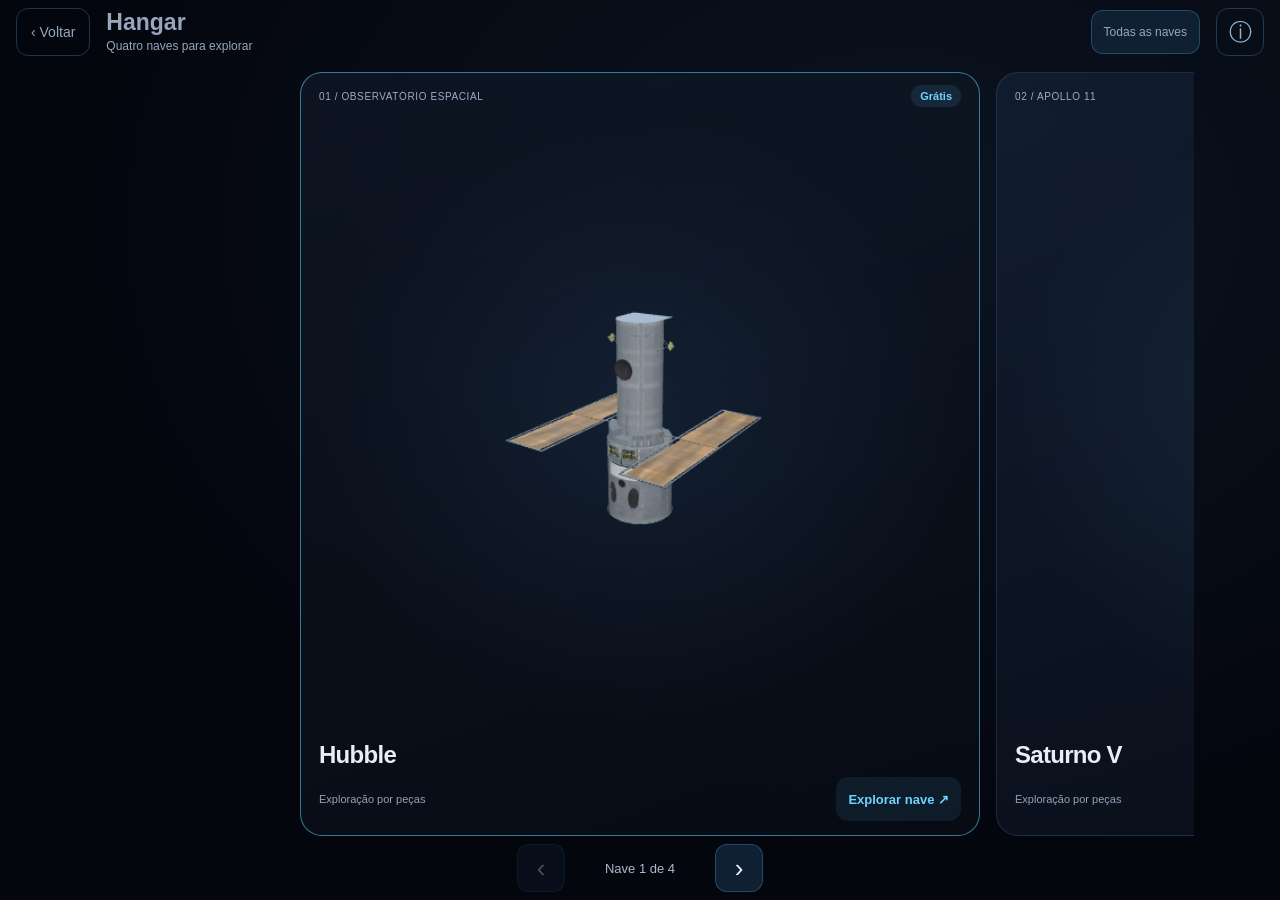
<file: hangar/modelo-futuro.html>
<!doctype html><html lang="pt-BR"><head><meta charset="utf-8"><meta name="viewport" content="width=device-width,initial-scale=1,viewport-fit=cover"><meta name="theme-color" content="#04060e"><title>Hangar · Prévia 3D</title><link rel="stylesheet" href="css/hangar-future.css?v=5"></head><body>
<header><a href="index.html?v=322" aria-label="Voltar ao catálogo">‹ Naves</a><strong id="model-name">Prévia 3D</strong><span>PRO · PRÉVIA</span></header>
<main><section id="future-view"><canvas id="future-canvas" aria-label="Arraste para girar e faça pinça para aproximar"></canvas><div class="caption"><span id="load-state">CARREGANDO MODELO NASA</span></div><p id="future-error" hidden></p></section>
<aside id="future-info" hidden><div class="info-head"><h2>Informações</h2></div><article><p class="eyebrow" id="mission">OBSERVATÓRIO</p><h1>Sobre esta nave</h1><span class="status"><i></i><span id="status">Conteúdo em desenvolvimento</span></span><p id="description"></p><div class="notice"><b>O que você está vendo?</b><p>Uma prévia do modelo 3D disponibilizado pelo acervo NASA 3D Resources. Arraste para girar e aproxime para observar os detalhes.</p></div><p class="next">Planejado: peças selecionáveis, conteúdo em dois níveis e exploração completa no padrão do Saturno V e do Shuttle.</p><a id="source" target="_blank" rel="noopener">NASA 3D Resources ↗</a><p class="next" id="credit-author"></p><p class="next">Modelos 3D cortesia da NASA (domínio público). Este aplicativo não é afiliado à NASA nem endossado por ela.</p><a href="../modelos/CREDITOS.md">Créditos dos modelos ↗</a></article></aside></main>
<nav class="future-controls" aria-label="Visualização"><button id="reset">Enquadrar</button><button id="future-zoom-in" aria-label="Aproximar">+</button><button id="future-zoom-out" aria-label="Afastar">−</button><button id="future-rotate" aria-pressed="false">Girar</button><button id="show-info" aria-expanded="false">Sobre</button></nav>
<script type="importmap">{"imports":{"three":"../lib/three.module.js","three/addons/controls/":"../lib/addons/controls/","three/addons/loaders/":"../lib/addons/loaders/"}}</script><script type="module">
import {autorizarNave} from './js/app-bridge.js?v=314';
const id=new URLSearchParams(location.search).get('modelo');
if(['modulo-lunar','hubble','perseverance','ingenuity'].includes(id)) location.replace(`veiculo.html${location.search}`);
else if(await autorizarNave(id))await import('./js/hangar-future.js?v=314');
</script></body></html>
</file>
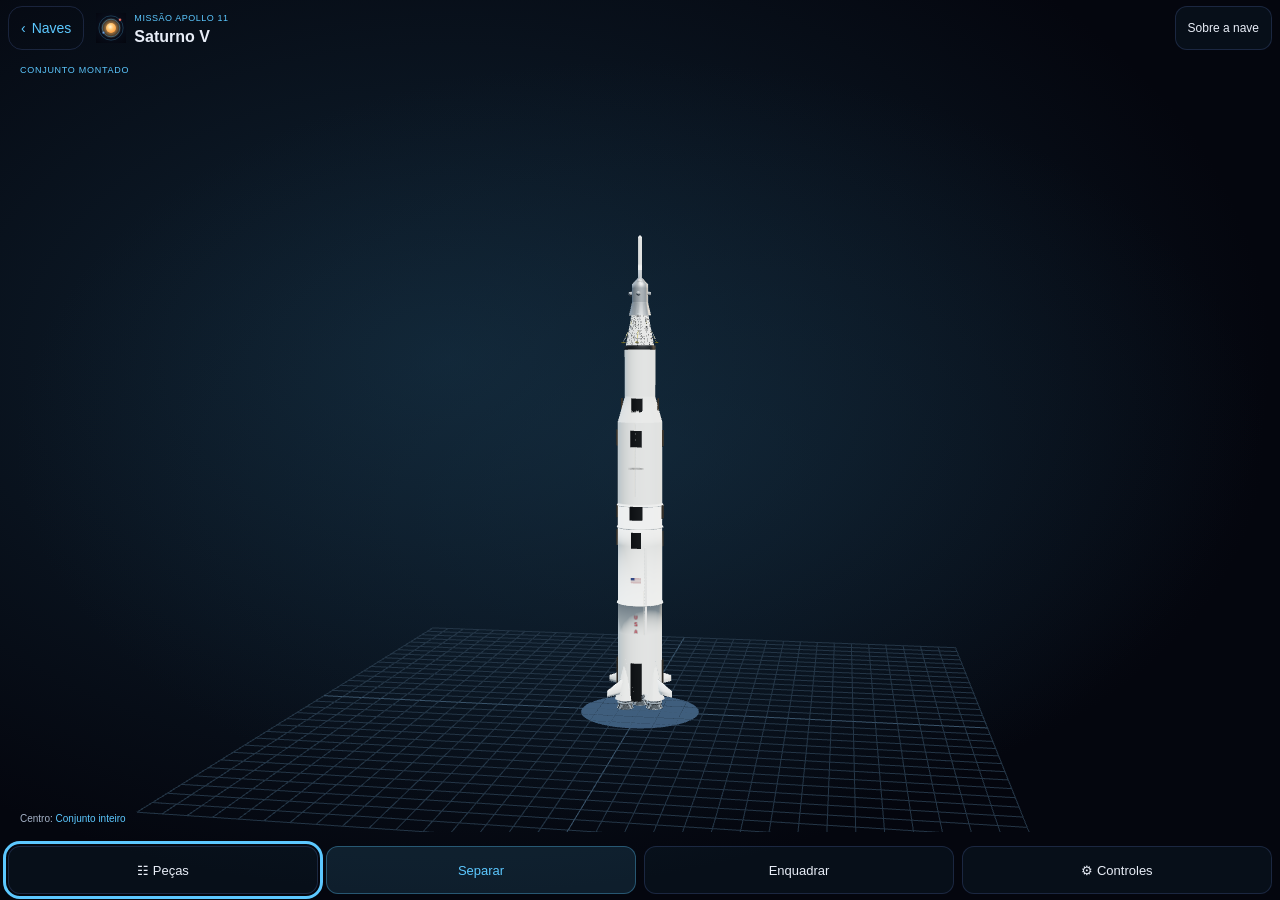
<file: hangar/veiculo.html>
<!doctype html><html lang="pt-BR"><head><meta charset="utf-8"><meta name="viewport" content="width=device-width,initial-scale=1,viewport-fit=cover"><meta name="theme-color" content="#04060e"><title>Hangar · Explorar nave</title><link rel="stylesheet" href="css/hangar.css?v=15"></head><body>
<header class="app-header"><a href="index.html?v=322" class="back" aria-label="Voltar ao catálogo de naves">‹ <span>Naves</span></a><div class="identity"><img src="../assets/logo.svg" alt=""><div><small id="mission-name">APOLLO 11</small><h1 id="vehicle-name">Saturno V</h1><p id="vehicle-subtitle"></p></div></div><button id="mission-open" aria-controls="mission-panel" class="mission-button" aria-expanded="false">Sobre a nave</button></header>
<main>
<section id="viewport" aria-label="Modelo tridimensional"><canvas id="rocket" tabindex="0" aria-label="Modelo 3D. Arraste para girar ou use as setas do teclado. Faça pinça ou use mais e menos para aproximar e afastar. Use Peças para selecionar componentes."></canvas><div class="scene-caption"><span id="view-label">CONJUNTO MONTADO</span><span id="scene-note"></span></div><div id="piece-labels" aria-hidden="true"></div><div id="pivot-indicator" aria-hidden="true"><i></i><span>Novo centro</span></div><div class="pivot-status"><span>Centro: </span><strong id="pivot-label">Conjunto inteiro</strong></div><p id="error" role="alert" hidden></p></section>
<section id="selection-bar" class="selection-bar" aria-label="Peça selecionada" hidden><button id="previous-part" aria-label="Peça anterior">‹</button><div class="selection-name"><small id="selection-count"></small><strong id="selected-label"></strong></div><button id="next-part" aria-label="Próxima peça">›</button><button id="isolate" disabled>Ver peça</button><button id="mobile-selection" aria-controls="selection-sheet" aria-expanded="false" disabled>Ler</button></section>
<aside class="painel" hidden aria-labelledby="mobile-sheet-title"><div class="panel-head"><h2 id="mobile-sheet-title" tabindex="-1">Peças</h2></div><div class="aside-scroll" tabindex="0" role="region" aria-labelledby="mobile-sheet-title">
<section id="parts-panel"><div class="intro"><p class="eyebrow">DESTINO: LUA</p><h2>Um foguete.<br>Muitas descobertas.</h2><p>Apollo 11 é a missão. Saturno V é o foguete que a lançou. Só o módulo lunar pousou na Lua.</p><div class="stats"><span><b>110,6 m</b>altura real</span><span><b>3</b>astronautas</span><span><b>1969</b>primeiro pouso</span></div></div>
  <h2 class="list-title">Escolha uma parte <span id="part-count"></span></h2><nav id="parts" aria-label="Componentes"></nav></section>
<section id="selection-sheet" tabindex="-1"><article id="detail"></article></section>
<section id="mission-panel" hidden><article id="mission-detail"></article></section>
<section id="tools-panel" hidden><h3>Visualização</h3><div class="zoom"><button id="zoom-in" aria-label="Aproximar câmera">+ Aproximar</button><button id="zoom-out" aria-label="Afastar câmera">− Afastar</button><button id="rotate" aria-pressed="false">Girar automaticamente</button><button id="focus" disabled>Enquadrar peça</button><button id="pivot" disabled>Girar ao redor da peça</button><button id="reveal" hidden>Ver Hubble</button></div><button id="help" aria-expanded="false" aria-controls="nav-help">Como navegar</button><div id="nav-help" hidden><p><b>Um dedo:</b> girar a nave.</p><p><b>Pinça:</b> aproximar ou afastar.</p><p><b>Dois dedos:</b> mover.</p><p><b>Teclado:</b> com o modelo em foco, setas giram e +/− ajustam o zoom. Peças permite selecionar cada componente.</p><p>Toque na nave ou use Peças para escolher componentes pequenos: a ficha abre automaticamente. Ver peça isola e enquadra; Ler reabre a explicação.</p></div><section id="mission-overview" hidden></section><details class="credits"><summary>Fontes visuais e licenças</summary><p id="visual-credit">Geometria e texturas recriadas para este modelo educativo, com referências NASA. Bandeiras e inscrições são aproximações históricas. Não há patrocínio ou aprovação da agência.</p><a href="https://www.nasa.gov/nasa-brand-center/images-and-media/" target="_blank" rel="noopener">Política de mídia da NASA ↗</a></details>
  <footer id="vehicle-footer">Modelo didático com proporções e detalhes aproximados. Os espaços entre peças facilitam a exploração; esta animação não é a sequência de voo.<br><a href="https://www.nasa.gov/missions/apollo/apollo-11/apollo-11-mission-overview/" target="_blank" rel="noopener">Conheça a Apollo 11 na NASA ↗</a></footer>
 </section>
</div></aside>
</main>
<nav id="mobile-dock" class="mobile-dock" aria-label="Controles principais"><button id="mobile-parts" aria-controls="parts-panel" aria-expanded="false">☷ <span>Peças</span></button><button id="explode" aria-pressed="false" class="primary">Separar peças</button><button id="overview">Enquadrar</button><button id="mobile-more" aria-controls="tools-panel" aria-expanded="false">⚙ <span>Controles</span></button></nav>
<script type="importmap">{"imports":{"three":"../lib/three.module.js","three/addons/":"../lib/addons/"}}</script><script type="module">
import {autorizarNave} from './js/app-bridge.js?v=314';
const id=new URLSearchParams(location.search).get('modelo')||'saturno';
if(await autorizarNave(id)) await import('./js/hangar.js?v=314');
</script></body></html>
</file>
<file: css/estilos.css>
/* ---------------------------------------------------------------------------
   SAFE-AREA — recorte de tela (notch, Dynamic Island, furo da câmera, borda
   curva) e barras do sistema.

   Os quatro insets ficam encapsulados em custom properties em vez de `env()`
   solto pelo arquivo, por três motivos:

   1. PISO. O Android pode reportar 0 num inset e ainda assim ter barra de
      gestos ali; um `max()` garante folga mínima sem inventar espaço onde não
      precisa.
   2. TESTE. Nenhum teste consegue forjar `env()`, mas qualquer teste consegue
      sobrescrever uma custom property — é o que torna possível a matriz de
      recortes de tests/audit-safe-area.mjs (furo à esquerda, furo à direita,
      notch largo, barra de gestos alta, 3 botões, borda curva).
   3. UM LUGAR SÓ. Ajuste de fabricante entra aqui, não espalhado em 69 pontos.

   Contexto Android: com targetSdk 36 o edge-to-edge é obrigatório (o
   windowOptOutEdgeToEdgeEnforcement foi desativado em API 36) e o tema declara
   `windowLayoutInDisplayCutoutMode=shortEdges` — ou seja, o app desenha atrás
   das barras e DENTRO do recorte, e é este bloco que devolve a folga.
   Em iOS o mecanismo é o mesmo: em paisagem a Dynamic Island vira inset
   LATERAL (não superior) e a barra da Siri vira inset inferior.
   --------------------------------------------------------------------------- */
:root {
  --safe-top: env(safe-area-inset-top, 0px);
  --safe-right: env(safe-area-inset-right, 0px);
  --safe-bottom: env(safe-area-inset-bottom, 0px);
  --safe-left: env(safe-area-inset-left, 0px);
}

/* Só em tela de toque: piso de 8px embaixo (regra do PLANO-QUALIDADE §3.2 para
   o home indicator / barra de gestos). No desktop não há barra nenhuma e um
   piso só criaria margem morta. */
@media (pointer: coarse) {
  :root {
    --safe-bottom: max(env(safe-area-inset-bottom, 0px), 8px);
  }
}

/* RESET E BASE */
html, body {
  margin: 0;
  height: 100%;
  overflow: hidden;
  background: #04060e;
  /* Sem isto, o Safari/WebKit aplica "font boosting": aumenta sozinho o
     tamanho de blocos de texto que quebram em várias linhas (mas não os de
     uma linha só), pensado pra ajudar leitura em coluna estreita. O efeito:
     na mesma lista, frases curtas (1 linha) ficam no tamanho autoral e
     frases longas (2+ linhas) saem maiores — visto pelo Fred como "letras
     de tamanhos diferentes" nas curiosidades do card de um astro. Afeta só
     Safari/iOS; não reproduz no Chromium. */
  -webkit-text-size-adjust: 100%;
  text-size-adjust: 100%;
  /* Pilha de fonte nativa: San Francisco no iOS/macOS, Segoe UI no Windows,
     Roboto no Android — moderna, legível, sem baixar nada. Único lugar que
     precisa dessa lista completa; o resto do app herda daqui. Nunca declarar
     'Segoe UI' sozinho em outro arquivo sem essa mesma pilha de fallback —
     causou texto serifado no iOS (Segoe UI não existe lá, sem fallback o
     Safari cai na fonte serif padrão dele). Ver CLAUDE.md. */
  font-family: -apple-system, BlinkMacSystemFont, 'Segoe UI', Roboto, Helvetica, Arial, sans-serif;
  color: #e8edf7;
  -webkit-font-smoothing: antialiased;
  -moz-osx-font-smoothing: grayscale;
  /* App nativo (Capacitor): sem zoom de página nem pull-to-refresh —
     o pinça-para-zoom já é tratado pelo OrbitControls no canvas 3D */
  touch-action: pan-x pan-y;
  overscroll-behavior: none;
  -webkit-user-select: none;
  user-select: none;
}

/* Controles de formulário NÃO herdam fonte por padrão — no iOS um input sem
   font-family explícita pode cair na serif do sistema (fonte inconsistente
   que o Fred viu na busca do Explorar). Blindagem única e global: */
button, input, select, textarea {
  font-family: inherit;
}

#cena {
  position: fixed;
  top: 0;
  left: 0;
  width: 100%;
  height: 100%;
  z-index: 0;
  display: block;
}

#ui-root {
  position: fixed;
  top: 0;
  left: 0;
  width: 100%;
  height: 100%;
  z-index: 1;
  pointer-events: none;
  overflow: hidden;
}

/* PAINEL GENÉRICO */
.painel {
  background: rgba(11, 16, 28, 0.74);
  backdrop-filter: blur(14px);
  border: 1px solid rgba(120, 160, 255, 0.16);
  border-radius: 14px;
  box-shadow: 0 8px 32px rgba(0, 0, 0, 0.3);
  pointer-events: auto;
}

/* TÍTULO (topo esquerdo) */
.titulo {
  position: fixed;
  top: calc(20px + var(--safe-top));
  left: calc(20px + var(--safe-left));
  z-index: 10;
  pointer-events: none;
}

/* Logo do app (sol + órbitas): disco à esquerda do nome. O border-radius
   circular esconde o fundo quadrado do PNG sobre o céu. */
.titulo-logo {
  width: 40px;
  height: 40px;
  border-radius: 50%;
  float: left;
  margin-right: 10px;
}

.titulo-principal {
  font-size: 20px;
  font-weight: 600;
  letter-spacing: 0.04em;
  text-transform: uppercase;
  margin: 0;
  color: #e8edf7;
  white-space: nowrap; /* nome ao lado do logo, sem quebrar "SISTEMA / SOLAR" */
}

.titulo-secundario {
  font-size: 12px;
  color: #93a0b8;
  margin: 4px 0 0 0;
  letter-spacing: 0.02em;
}

/* BARRA DE AÇÕES (topo direito) */
.barra-acoes {
  position: fixed;
  top: calc(20px + var(--safe-top));
  right: calc(20px + var(--safe-right));
  display: flex;
  align-items: flex-start;
  gap: 14px;
  z-index: 10;
  flex-wrap: wrap;
  justify-content: flex-end;
  pointer-events: auto;
  max-width: calc(100vw - 320px);
}

.grupo-acoes {
  display: flex;
  align-items: center;
  gap: 8px;
  flex-wrap: wrap;
  justify-content: flex-end;
}

/* BOTÕES */
.botao {
  background: rgba(92, 200, 255, 0.08);
  color: #e8edf7;
  border: 1px solid rgba(92, 200, 255, 0.24);
  border-radius: 20px;
  padding: 8px 16px;
  font-size: 13px;
  font-weight: 500;
  cursor: pointer;
  transition: all 150ms ease;
  white-space: nowrap;
  display: flex;
  align-items: center;
  gap: 6px;
  font-family: inherit;
}

.botao:hover {
  background: rgba(92, 200, 255, 0.15);
  border-color: rgba(92, 200, 255, 0.4);
  box-shadow: 0 0 12px rgba(92, 200, 255, 0.2);
}

.botao:active {
  transform: scale(0.98);
}

.botao.toggle-ativo {
  background: rgba(92, 200, 255, 0.2);
  border-color: rgba(92, 200, 255, 0.5);
  color: #5cc8ff;
}

/* TOGGLE DE ESCALA */
.toggle-escala {
  display: flex;
  align-items: center;
  gap: 6px;
  background: rgba(92, 200, 255, 0.08);
  border: 1px solid rgba(92, 200, 255, 0.24);
  border-radius: 20px;
  padding: 4px;
  height: 32px;
}

.toggle-escala-opcao {
  padding: 6px 14px;
  font-size: 12px;
  border: none;
  background: transparent;
  color: #93a0b8;
  cursor: pointer;
  border-radius: 18px;
  transition: all 150ms ease;
  font-weight: 500;
  font-family: inherit;
}

.toggle-escala-opcao.ativo {
  background: rgba(92, 200, 255, 0.2);
  color: #5cc8ff;
  border: 1px solid rgba(92, 200, 255, 0.3);
}

.toggle-escala-separador {
  color: rgba(92, 200, 255, 0.2);
  font-size: 16px;
  font-weight: 300;
}

/* No desktop o rail lateral já mostra "VISUALIZAÇÃO" acima do toggle, então
   o rótulo fica escondido ali; no mobile (toolbar inferior, ≤1024px) o
   toggle perde esse contexto e o rótulo "Tamanho" aparece pra deixar claro
   que Didático/Real é sobre escala de tamanho, não outra coisa. */
.toggle-escala-label {
  display: none;
}

@media (max-width: 1024px) {
  .toggle-escala-label {
    display: flex;
    align-items: center;
    font-size: 11px;
    font-weight: 600;
    color: #93a0b8;
    text-transform: uppercase;
    letter-spacing: 0.04em;
    white-space: nowrap;
  }
}

/* Popover de experiências: no desktop os itens ficam inline (contents) e o
   gatilho some; no mobile o gatilho aparece e os itens viram um painel */
.experiencias-trigger { display: none; }
.experiencias-itens { display: contents; }

@media (max-width: 768px) {
  .experiencias-trigger { display: flex; }
  .experiencias-itens { display: none; }
  .experiencias-itens.aberto {
    display: flex;
    flex-direction: column;
    gap: 8px;
    position: fixed;
    top: calc(205px + var(--safe-top));
    left: calc(12px + var(--safe-left));
    background: rgba(11, 16, 28, 0.92);
    backdrop-filter: blur(14px);
    border: 1px solid rgba(120, 160, 255, 0.2);
    border-radius: 14px;
    padding: 12px;
    z-index: 14;
    box-shadow: 0 12px 40px rgba(0, 0, 0, 0.5);
  }
  .experiencias-itens.aberto .botao { justify-content: flex-start; }
}

/* PAINEL EXPLORAR (lateral esquerda) */
.painel-explorar {
  position: fixed;
  left: calc(20px + var(--safe-left));
  /* 150px: abaixo do bloco de identidade (título + chip de nível) */
  top: calc(150px + var(--safe-top));
  bottom: calc(150px + var(--safe-bottom));
  width: 240px;
  z-index: 5;
  display: flex;
  flex-direction: column;
  animation: slideInLeft 220ms ease;
  transition: width 220ms ease, bottom 220ms ease, background 220ms ease;
  overflow: hidden;
}

/* Recolhido: vira uma barra mínima no canto — visual clean para quem só
   quer navegar/olhar a cena sem a lista por cima */
.painel-explorar.colapsado {
  width: 44px;
  bottom: auto;
  background: rgba(11, 16, 28, 0.6);
}

.painel-explorar.colapsado .explorar-cabecalho {
  justify-content: center;
  padding: 10px 0;
  border-bottom: none;
}

.painel-explorar.colapsado .explorar-titulo,
.painel-explorar.colapsado .explorar-rodape {
  display: none;
}

@keyframes slideInLeft {
  from {
    opacity: 0;
    transform: translateX(-20px);
  }
  to {
    opacity: 1;
    transform: translateX(0);
  }
}

.explorar-cabecalho {
  display: flex;
  justify-content: space-between;
  align-items: center;
  padding: 12px 16px;
  border-bottom: 1px solid rgba(120, 160, 255, 0.08);
  flex-shrink: 0;
}

.explorar-titulo {
  font-size: 13px;
  font-weight: 600;
  text-transform: uppercase;
  letter-spacing: 0.12em;
  color: #e8edf7;
  margin: 0;
}

.explorar-botao-colapsar {
  background: none;
  border: none;
  color: #5cc8ff;
  cursor: pointer;
  font-size: 16px;
  padding: 4px 8px;
  transition: transform 150ms ease;
}

.explorar-botao-colapsar:hover {
  color: #7dd8ff;
  text-shadow: 0 0 8px rgba(92, 200, 255, 0.5);
}

.explorar-conteudo {
  flex: 1;
  overflow-y: auto;
  padding: 8px 0;
}

.explorar-grupo {
  margin-bottom: 4px;
}

.explorar-grupo-titulo {
  font-size: 10px;
  font-weight: 600;
  text-transform: uppercase;
  letter-spacing: 0.12em;
  color: #93a0b8;
  padding: 12px 16px 8px;
  margin: 0;
  border-top: 1px solid rgba(120, 160, 255, 0.08);
  margin-top: 8px;
}

.explorar-item {
  padding: 10px 16px;
  cursor: pointer;
  transition: all 150ms ease;
  border-left: 2px solid transparent;
  font-size: 13px;
  color: #e8edf7;
}

.explorar-item:hover {
  background: rgba(92, 200, 255, 0.08);
  color: #5cc8ff;
}

.explorar-item.selecionado {
  background: rgba(92, 200, 255, 0.12);
  border-left-color: #5cc8ff;
  color: #5cc8ff;
}

.explorar-item-lua {
  padding-left: 32px;
  font-size: 12px;
  color: #93a0b8;
}

.explorar-item-lua:hover {
  color: #5cc8ff;
}

.explorar-item-lua.selecionado {
  color: #5cc8ff;
  background: rgba(92, 200, 255, 0.08);
}

/* SCROLLBAR ESTILIZADA */
.explorar-conteudo::-webkit-scrollbar {
  width: 6px;
}

.explorar-conteudo::-webkit-scrollbar-track {
  background: transparent;
}

.explorar-conteudo::-webkit-scrollbar-thumb {
  background: rgba(92, 200, 255, 0.2);
  border-radius: 3px;
}

.explorar-conteudo::-webkit-scrollbar-thumb:hover {
  background: rgba(92, 200, 255, 0.35);
}

/* CONTROLES DE TEMPO (rodapé) */
.controles-tempo {
  position: fixed;
  bottom: calc(20px + var(--safe-bottom));
  left: 50%;
  transform: translateX(-50%);
  z-index: 5;
  pointer-events: auto;
}

.tempo-pill {
  background: rgba(11, 16, 28, 0.74);
  backdrop-filter: blur(14px);
  border: 1px solid rgba(120, 160, 255, 0.16);
  border-radius: 28px;
  padding: 12px 20px;
  display: flex;
  align-items: center;
  gap: 12px;
  box-shadow: 0 8px 32px rgba(0, 0, 0, 0.3);
  animation: slideUp 220ms ease;
}

@keyframes slideUp {
  from {
    opacity: 0;
    transform: translateY(20px);
  }
  to {
    opacity: 1;
    transform: translateY(0);
  }
}

.tempo-botao {
  background: rgba(92, 200, 255, 0.08);
  border: 1px solid rgba(92, 200, 255, 0.24);
  color: #e8edf7;
  border-radius: 16px;
  width: 32px;
  height: 32px;
  display: flex;
  align-items: center;
  justify-content: center;
  cursor: pointer;
  transition: all 150ms ease;
  font-size: 14px;
  font-family: monospace;
}

.tempo-botao:hover {
  background: rgba(92, 200, 255, 0.15);
  border-color: rgba(92, 200, 255, 0.4);
  box-shadow: 0 0 8px rgba(92, 200, 255, 0.2);
}

.tempo-velocidade {
  min-width: 90px;
  text-align: center;
  font-size: 13px;
  color: #93a0b8;
  font-weight: 500;
}

.tempo-data {
  min-width: 140px;
  text-align: center;
  font-size: 12px;
  color: #5cc8ff;
  font-weight: 500;
  cursor: pointer;
  border-radius: 8px;
  padding: 2px 6px;
  transition: background 150ms ease, color 150ms ease;
}

.tempo-data:hover,
.tempo-data:focus-visible {
  background: rgba(92, 200, 255, 0.12);
  color: #7dd8ff;
  outline: none;
}

/* Campo de data nativo que substitui o label ao clicar (mesma pílula) */
.tempo-data-input {
  min-width: 140px;
  text-align: center;
  font-size: 12px;
  font-family: inherit;
  font-weight: 500;
  color: #5cc8ff;
  background: rgba(92, 200, 255, 0.08);
  border: 1px solid rgba(92, 200, 255, 0.3);
  border-radius: 8px;
  padding: 2px 6px;
  color-scheme: dark; /* ícone de calendário nativo legível no tema escuro */
}

.tempo-botao-hoje {
  background: rgba(255, 180, 84, 0.08);
  border: 1px solid rgba(255, 180, 84, 0.24);
  color: #ffb454;
  font-size: 12px;
  width: auto;
  padding: 6px 12px;
  border-radius: 16px;
}

.tempo-botao-hoje:hover {
  background: rgba(255, 180, 84, 0.15);
  border-color: rgba(255, 180, 84, 0.4);
  box-shadow: 0 0 8px rgba(255, 180, 84, 0.15);
}

/* PAINEL DE INFO (direita) */
.painel-info {
  /* border-box: sem isso, a borda de 1px soma ao width declarado e o
     right:-Npx (calculado para os N do width) some por 1-2px do que devia,
     deixando um fiapo/canto do painel visível na borda direita mesmo
     fechado — reportado num iPhone. width e right precisam concordar
     exatamente para o painel ficar 100% fora da tela quando fechado. */
  box-sizing: border-box;
  position: fixed;
  right: -420px;
  top: 0;
  width: 420px;
  height: 100%;
  padding-right: var(--safe-right);
  /* Acima da barra de ações (10): painel aberto é um drawer que cobre o
     que está atrás, evitando botões sobrepostos disputando o clique */
  z-index: 12;
  display: flex;
  flex-direction: column;
  background: rgba(11, 16, 28, 0.93);
  backdrop-filter: blur(14px);
  border-left: 1px solid rgba(120, 160, 255, 0.16);
  transition: right 220ms ease;
  overflow: hidden;
}

.painel-info.aberto {
  right: 0;
}

.info-cabecalho {
  padding: 20px;
  border-bottom: 1px solid rgba(120, 160, 255, 0.08);
  flex-shrink: 0;
  display: flex;
  justify-content: space-between;
  align-items: flex-start;
}

.info-botao-fechar {
  background: none;
  border: none;
  color: #93a0b8;
  cursor: pointer;
  font-size: 18px;
  padding: 0;
  transition: color 150ms ease;
}

.info-botao-fechar:hover {
  color: #5cc8ff;
}

.info-conteudo {
  flex: 1;
  overflow-y: auto;
  padding: 20px;
  display: flex;
  flex-direction: column;
  gap: 16px;
}

.info-chip-tipo {
  display: inline-block;
  background: rgba(92, 200, 255, 0.12);
  color: #5cc8ff;
  padding: 6px 12px;
  border-radius: 12px;
  font-size: 10px;
  font-weight: 600;
  text-transform: uppercase;
  letter-spacing: 0.12em;
  width: fit-content;
  margin-bottom: 12px;
}

.info-credito-textura {
  margin-top: 8px;
  padding-top: 10px;
  border-top: 1px solid rgba(150, 173, 203, 0.14);
  color: #98a5b8;
  font-size: 10px;
  line-height: 1.5;
  overflow-wrap: anywhere;
}

.info-credito-textura a {
  color: inherit;
  font: inherit;
  text-decoration: underline;
  display: inline-block;
  min-height: 24px;
}

.info-nome {
  font-size: 28px;
  font-weight: 600;
  color: #e8edf7;
  margin: 0;
  line-height: 1.2;
}

/* Botão favoritar (Efeito IKEA) — discreto no estado vazio, dourado quando ativo */
.info-fav-btn {
  display: inline-flex;
  align-items: center;
  gap: 6px;
  margin: 10px 0 0 0;
  padding: 5px 12px;
  font-size: 12px;
  font-family: inherit;
  color: #93a0b8;
  background: rgba(255, 255, 255, 0.04);
  border: 1px solid rgba(255, 255, 255, 0.12);
  border-radius: 999px;
  cursor: pointer;
  transition: all 150ms ease;
}

.info-fav-btn:hover {
  border-color: rgba(255, 180, 84, 0.5);
  color: #e8edf7;
}

.info-fav-btn.ativo {
  color: #ffcf6b;
  background: rgba(255, 180, 84, 0.12);
  border-color: rgba(255, 180, 84, 0.45);
}

/* Marcador ★ na lista Explorar dos astros favoritados */
.explorar-fav-marcador {
  color: #ffcf6b;
  font-size: 11px;
}

/* Seção "Meus favoritos" no topo do Explorar — a coleção reunida num lugar só */
.explorar-grupo-favoritos {
  padding-bottom: 10px;
  margin-bottom: 4px;
  border-bottom: 1px solid rgba(255, 180, 84, 0.16);
}

.explorar-grupo-favoritos .explorar-grupo-titulo {
  color: #ffcf6b;
}

.explorar-item-fav {
  color: #e8edf7;
}

.explorar-fav-vazio {
  font-size: 11px;
  line-height: 1.4;
  color: #7d88a2;
  padding: 2px 0 4px 0;
}

.info-ordem {
  font-size: 12px;
  color: #93a0b8;
  margin: 8px 0 0 0;
}

.info-resumo {
  font-size: 13px;
  line-height: 1.6;
  color: #e8edf7;
}

.info-grid {
  display: grid;
  grid-template-columns: 1fr 1fr;
  gap: 16px;
}

.info-numero {
  display: flex;
  flex-direction: column;
  gap: 6px;
}

.info-numero-rotulo {
  font-size: 10px;
  font-weight: 600;
  text-transform: uppercase;
  letter-spacing: 0.08em;
  color: #93a0b8;
}

.info-numero-valor {
  font-size: 14px;
  font-weight: 600;
  color: #5cc8ff;
}

.info-curiosidades-titulo {
  font-size: 12px;
  font-weight: 600;
  text-transform: uppercase;
  letter-spacing: 0.08em;
  color: #e8edf7;
  margin: 0;
}

.info-curiosidades {
  margin: 8px 0 0 0;
  padding-left: 16px;
}

.info-curiosidades li {
  font-size: 12px;
  color: #e8edf7;
  line-height: 1.5;
  margin-bottom: 8px;
}

.info-curiosidades li::marker {
  color: #5cc8ff;
}

.info-luas-titulo {
  font-size: 12px;
  font-weight: 600;
  text-transform: uppercase;
  letter-spacing: 0.08em;
  color: #e8edf7;
  margin: 0;
}

.info-luas {
  display: flex;
  flex-wrap: wrap;
  gap: 8px;
  margin-top: 8px;
}

.info-lua-chip {
  background: rgba(92, 200, 255, 0.1);
  border: 1px solid rgba(92, 200, 255, 0.2);
  color: #5cc8ff;
  padding: 6px 12px;
  border-radius: 12px;
  font-size: 11px;
  font-weight: 600;
  text-transform: uppercase;
  letter-spacing: 0.08em;
  cursor: pointer;
  transition: all 150ms ease;
}

.info-lua-chip:hover {
  background: rgba(92, 200, 255, 0.2);
  border-color: rgba(92, 200, 255, 0.4);
  box-shadow: 0 0 8px rgba(92, 200, 255, 0.15);
}

.info-detalhes {
  border-top: 1px solid rgba(120, 160, 255, 0.08);
  padding-top: 16px;
}

.info-detalhes summary {
  font-size: 12px;
  font-weight: 600;
  text-transform: uppercase;
  letter-spacing: 0.08em;
  color: #93a0b8;
  cursor: pointer;
  transition: color 150ms ease;
  user-select: none;
}

.info-detalhes summary:hover {
  color: #5cc8ff;
}

.info-detalhes-conteudo {
  margin-top: 12px;
  font-size: 12px;
  line-height: 1.6;
  color: #e8edf7;
  display: flex;
  flex-direction: column;
  gap: 12px;
}

.info-detalhes-secao-titulo {
  font-size: 11px;
  font-weight: 600;
  text-transform: uppercase;
  letter-spacing: 0.08em;
  color: #93a0b8;
  margin-top: 8px;
}

.info-detalhes-chips {
  display: flex;
  flex-wrap: wrap;
  gap: 6px;
  margin-top: 6px;
}

.info-detalhes-chip {
  background: rgba(92, 200, 255, 0.08);
  color: #5cc8ff;
  padding: 4px 10px;
  border-radius: 10px;
  font-size: 10px;
  font-weight: 600;
  text-transform: uppercase;
  letter-spacing: 0.08em;
}

/* SCROLLBAR DO PAINEL DE INFO */
.info-conteudo::-webkit-scrollbar {
  width: 6px;
}

.info-conteudo::-webkit-scrollbar-track {
  background: transparent;
}

.info-conteudo::-webkit-scrollbar-thumb {
  background: rgba(92, 200, 255, 0.2);
  border-radius: 3px;
}

.info-conteudo::-webkit-scrollbar-thumb:hover {
  background: rgba(92, 200, 255, 0.35);
}

/* TOUR GUIADO */
.tour-card {
  position: fixed;
  bottom: calc(100px + var(--safe-bottom));
  left: calc(20px + var(--safe-left));
  z-index: 11; /* acima da barra de ações (10), abaixo dos drawers (12) */
  width: 320px;
  animation: slideInLeft 220ms ease;
  pointer-events: auto;
}

.tour-corpo {
  background: rgba(11, 16, 28, 0.82);
  backdrop-filter: blur(14px);
  border: 1px solid rgba(92, 200, 255, 0.24);
  border-radius: 14px;
  padding: 16px;
  box-shadow: 0 8px 32px rgba(92, 200, 255, 0.1);
}

.tour-numero {
  font-size: 10px;
  font-weight: 600;
  text-transform: uppercase;
  letter-spacing: 0.12em;
  color: #93a0b8;
  margin-bottom: 8px;
}

.tour-nome {
  font-size: 20px;
  font-weight: 600;
  color: #5cc8ff;
  margin: 0 0 12px 0;
  line-height: 1.3;
}

.tour-texto {
  font-size: 12px;
  color: #e8edf7;
  line-height: 1.6;
  margin-bottom: 16px;
}

.tour-botoes {
  display: flex;
  justify-content: space-between;
  gap: 8px;
}

.tour-botao {
  flex: 1;
  background: rgba(92, 200, 255, 0.08);
  border: 1px solid rgba(92, 200, 255, 0.24);
  color: #e8edf7;
  padding: 8px 12px;
  border-radius: 8px;
  font-size: 11px;
  font-weight: 600;
  cursor: pointer;
  transition: all 150ms ease;
  font-family: inherit;
  text-transform: uppercase;
  letter-spacing: 0.08em;
}

.tour-botao:hover {
  background: rgba(92, 200, 255, 0.15);
  border-color: rgba(92, 200, 255, 0.4);
}

.tour-botao-sair {
  background: rgba(255, 180, 84, 0.08);
  border-color: rgba(255, 180, 84, 0.24);
  color: #ffb454;
}

.tour-botao-sair:hover {
  background: rgba(255, 180, 84, 0.15);
  border-color: rgba(255, 180, 84, 0.4);
}

/* TOAST DICA INICIAL */
.toast-dica {
  position: fixed;
  bottom: 50%;
  left: 50%;
  transform: translate(-50%, 50%);
  background: rgba(11, 16, 28, 0.85);
  backdrop-filter: blur(14px);
  border: 1px solid rgba(92, 200, 255, 0.24);
  border-radius: 14px;
  padding: 20px 28px;
  text-align: center;
  font-size: 14px;
  color: #e8edf7;
  line-height: 1.6;
  z-index: 8;
  max-width: 360px;
  box-shadow: 0 8px 32px rgba(92, 200, 255, 0.1);
  animation: fadeInScale 220ms ease forwards;
  pointer-events: none;
}

@keyframes fadeInScale {
  from {
    opacity: 0;
    transform: translate(-50%, 50%) scale(0.9);
  }
  to {
    opacity: 1;
    transform: translate(-50%, 50%) scale(1);
  }
}

.toast-dica.saindo {
  animation: fadeOutScale 220ms ease forwards;
}

@keyframes fadeOutScale {
  from {
    opacity: 1;
    transform: translate(-50%, 50%) scale(1);
  }
  to {
    opacity: 0;
    transform: translate(-50%, 50%) scale(0.9);
  }
}

/* RESPONSIVO */
@media (max-width: 1024px) {
  .painel-explorar {
    width: 200px;
  }

  .painel-info {
    width: 340px;
  }

  .barra-acoes {
    left: calc(12px + var(--safe-left));
    right: calc(12px + var(--safe-right));
    max-width: none;
    /* Abaixo do bloco de identidade (título + chip de nível, ~140px) —
       linha única rolável, nunca coluna vertical nem por cima do título */
    top: calc(150px + var(--safe-top));
    flex-wrap: nowrap;
    overflow-x: auto;
    scrollbar-width: none;
    padding-bottom: 4px;
    gap: 6px;
    /* flex-end + overflow vaza pela esquerda SEM scroll; com flex-start o
       excesso vaza pela direita e o scroll horizontal alcança tudo */
    justify-content: flex-start;
  }
  .barra-acoes::-webkit-scrollbar {
    display: none;
  }
  .grupo-acoes {
    flex-wrap: nowrap;
  }

  /* Explorar desce para baixo da barra rolável */
  .painel-explorar {
    top: calc(205px + var(--safe-top));
  }

  .botao, .toggle-escala {
    font-size: 12px;
    padding: 6px 12px;
  }

  .tour-card {
    width: 280px;
    bottom: 80px;
  }

  .toast-dica {
    font-size: 12px;
    padding: 16px 20px;
  }

  .titulo {
    max-width: 60vw;
  }

  .titulo-principal {
    font-size: 16px;
  }

  .titulo-secundario {
    font-size: 11px;
  }
}

/* V2: PAINEL EVENTOS */
.painel-eventos {
  /* box-sizing: ver comentário equivalente em .painel-info */
  box-sizing: border-box;
  position: fixed;
  right: -420px;
  top: 0;
  width: 420px;
  height: 100%;
  padding-right: var(--safe-right);
  z-index: 12;
  display: flex;
  flex-direction: column;
  background: rgba(11, 16, 28, 0.93);
  backdrop-filter: blur(14px);
  border-left: 1px solid rgba(120, 160, 255, 0.16);
  transition: right 220ms ease;
  overflow: hidden;
}

.painel-eventos.aberto {
  right: 0;
}

.eventos-cabecalho {
  padding: 20px;
  border-bottom: 1px solid rgba(120, 160, 255, 0.08);
  flex-shrink: 0;
  display: flex;
  justify-content: space-between;
  align-items: center;
}

.eventos-titulo {
  font-size: 16px;
  font-weight: 600;
  text-transform: uppercase;
  letter-spacing: 0.08em;
  color: #e8edf7;
  margin: 0;
}

.eventos-btn-fechar {
  background: none;
  border: none;
  color: #93a0b8;
  cursor: pointer;
  font-size: 18px;
  padding: 0;
  transition: color 150ms ease;
}

.eventos-btn-fechar:hover {
  color: #5cc8ff;
}

.eventos-conteudo {
  flex: 1;
  overflow-y: auto;
  padding: 16px;
  display: flex;
  flex-direction: column;
  gap: 12px;
}

.eventos-btn-toggle-passados {
  background: rgba(255, 255, 255, 0.06);
  border: 1px solid rgba(255, 255, 255, 0.14);
  color: #93a0b8;
  font-size: 12px;
  font-weight: 500;
  padding: 8px 12px;
  border-radius: 8px;
  cursor: pointer;
  transition: all 150ms ease;
  align-self: flex-start;
}

.eventos-btn-toggle-passados:hover {
  background: rgba(255, 255, 255, 0.12);
  color: #e6ecf5;
}

.evento-item {
  background: rgba(92, 200, 255, 0.08);
  border: 1px solid rgba(92, 200, 255, 0.16);
  border-radius: 10px;
  padding: 12px;
  display: flex;
  flex-direction: column;
  gap: 8px;
  transition: all 150ms ease;
}

.evento-item.evento-proximo {
  border-color: #5cc8ff;
  background: rgba(92, 200, 255, 0.12);
}

.evento-item.evento-passado {
  opacity: 0.5;
}

.evento-header {
  display: flex;
  justify-content: space-between;
  align-items: center;
  gap: 8px;
}

.evento-data {
  font-size: 11px;
  color: #93a0b8;
  font-weight: 500;
}

.evento-chip {
  display: inline-block;
  background: rgba(92, 200, 255, 0.2);
  color: #5cc8ff;
  padding: 4px 8px;
  border-radius: 8px;
  font-size: 9px;
  font-weight: 600;
  text-transform: uppercase;
  letter-spacing: 0.06em;
  white-space: nowrap;
}

.evento-nome {
  font-size: 13px;
  font-weight: 600;
  color: #e8edf7;
  margin: 0;
}

.evento-descricao {
  font-size: 11px;
  color: #93a0b8;
  margin: 0;
  line-height: 1.4;
}

.evento-btn {
  align-self: flex-start;
  font-size: 11px;
  padding: 6px 12px;
  margin-top: 4px;
}

.eventos-conteudo::-webkit-scrollbar {
  width: 6px;
}

.eventos-conteudo::-webkit-scrollbar-track {
  background: transparent;
}

.eventos-conteudo::-webkit-scrollbar-thumb {
  background: rgba(92, 200, 255, 0.2);
  border-radius: 3px;
}

.eventos-conteudo::-webkit-scrollbar-thumb:hover {
  background: rgba(92, 200, 255, 0.35);
}

/* V2: COMPARADOR DE TAMANHOS */
.comparador-overlay {
  position: fixed;
  top: 0;
  left: 0;
  width: 100%;
  height: 100%;
  background: rgba(0, 0, 0, 0.6);
  display: flex;
  align-items: center;
  justify-content: center;
  /* Modal: acima da barra de ações (10) e dos drawers laterais (12) */
  z-index: 13;
  pointer-events: auto;
}

.comparador-painel {
  background: rgba(11, 16, 28, 0.95);
  backdrop-filter: blur(14px);
  border: 1px solid rgba(120, 160, 255, 0.16);
  border-radius: 14px;
  padding: 24px;
  width: 90%;
  max-width: 900px;
  max-height: 80vh;
  display: flex;
  flex-direction: column;
  gap: 16px;
  box-shadow: 0 8px 32px rgba(0, 0, 0, 0.4);
}

.comparador-header {
  display: flex;
  justify-content: space-between;
  align-items: center;
  flex-shrink: 0;
}

.comparador-btn-fechar {
  background: none;
  border: none;
  color: #93a0b8;
  cursor: pointer;
  font-size: 20px;
  padding: 0;
  transition: color 150ms ease;
}

.comparador-btn-fechar:hover {
  color: #5cc8ff;
}

.comparador-toggle {
  display: flex;
  align-items: center;
  gap: 12px;
}

.comparador-toggle input[type="checkbox"] {
  cursor: pointer;
}

.comparador-scroll {
  display: flex;
  gap: 20px;
  overflow-x: auto;
  padding: 12px 0;
  flex: 1;
  align-items: flex-end;
}

.comparador-scroll::-webkit-scrollbar {
  height: 6px;
}

.comparador-scroll::-webkit-scrollbar-track {
  background: transparent;
}

.comparador-scroll::-webkit-scrollbar-thumb {
  background: rgba(92, 200, 255, 0.2);
  border-radius: 3px;
}

.comparador-scroll::-webkit-scrollbar-thumb:hover {
  background: rgba(92, 200, 255, 0.35);
}

.comparador-corpo {
  display: flex;
  flex-direction: column;
  align-items: center;
  gap: 8px;
  flex-shrink: 0;
  cursor: pointer;
  /* Área de toque mínima acolchoada — o círculo em si pode ficar minúsculo
     (Terra ao lado do Sol) sem prejudicar o clique/toque, porque o cartão
     inteiro (círculo + rótulo) é a área clicável, não só o círculo. */
  padding: 4px 10px;
}

.comparador-circulo {
  border-radius: 50%;
  box-shadow: 0 0 12px rgba(92, 200, 255, 0.2);
  transition: all 150ms ease;
  display: flex;
  align-items: center;
  justify-content: center;
  /* SEM min-width/min-height aqui: um piso em px nesta camada sobrescrevia
     o diâmetro calculado em ui.js e destruía a proporção real quando o Sol
     entra na comparação (Terra e Júpiter — com >32px de fator de escala
     compartilhado — colapsavam ambos no mesmo piso de 32px e pareciam do
     mesmo tamanho). O piso correto (Math.max em ui.js, bem menor) já
     garante que nada suma; ele é a única fonte de verdade do tamanho mínimo. */
}

.comparador-circulo:hover {
  box-shadow: 0 0 20px rgba(92, 200, 255, 0.4);
  transform: scale(1.05);
}

.comparador-rotulo {
  text-align: center;
  font-size: 11px;
  color: #e8edf7;
  max-width: 80px;
  line-height: 1.3;
}

/* V2: CARD MISSÃO */
.card-missao {
  position: fixed;
  bottom: 30px;
  right: 30px;
  z-index: 11; /* acima da barra de ações (10), abaixo dos drawers (12) */
  width: 320px;
  animation: slideInRight 220ms ease;
  pointer-events: auto;
}

@keyframes slideInRight {
  from {
    opacity: 0;
    transform: translateX(20px);
  }
  to {
    opacity: 1;
    transform: translateX(0);
  }
}

.card-missao-corpo {
  background: rgba(11, 16, 28, 0.82);
  backdrop-filter: blur(14px);
  border: 1px solid rgba(92, 200, 255, 0.24);
  border-radius: 14px;
  padding: 16px;
  box-shadow: 0 8px 32px rgba(92, 200, 255, 0.1);
}

.card-missao-header {
  display: flex;
  justify-content: space-between;
  align-items: center;
  margin-bottom: 12px;
}

.card-missao-nome {
  font-size: 16px;
  font-weight: 600;
  color: #e8edf7;
  margin: 0;
}

.card-missao-btn-fechar {
  background: none;
  border: none;
  color: #93a0b8;
  cursor: pointer;
  font-size: 16px;
  padding: 0;
  transition: color 150ms ease;
}

.card-missao-btn-fechar:hover {
  color: #5cc8ff;
}

.card-missao-conteudo {
  display: flex;
  flex-direction: column;
  gap: 12px;
  max-height: 320px;
  overflow-y: auto;
}

.card-missao-conteudo::-webkit-scrollbar {
  width: 4px;
}

.card-missao-conteudo::-webkit-scrollbar-thumb {
  background: rgba(92, 200, 255, 0.2);
  border-radius: 2px;
}

.card-missao-estado {
  font-size: 11px;
  color: #ffb454;
  font-weight: 500;
}

.card-missao-descricao {
  font-size: 12px;
  color: #e8edf7;
  margin: 0;
  line-height: 1.5;
}

.card-missao-timeline {
  display: flex;
  flex-direction: column;
  gap: 8px;
  border-top: 1px solid rgba(92, 200, 255, 0.08);
  padding-top: 12px;
}

.card-missao-parada {
  display: flex;
  justify-content: space-between;
  align-items: center;
  font-size: 11px;
}

.card-missao-parada-rotulo {
  color: #93a0b8;
  font-weight: 500;
}

.card-missao-parada-data {
  color: #5cc8ff;
  font-weight: 600;
  background: none;
  border: none;
  font-family: inherit;
  font-size: inherit;
  cursor: pointer;
  padding: 2px 6px;
  border-radius: 6px;
  transition: background 150ms ease, color 150ms ease;
}

.card-missao-parada-data:hover,
.card-missao-parada-data:focus-visible {
  background: rgba(92, 200, 255, 0.15);
  color: #7dd8ff;
  outline: none;
}

.card-missao-btn-lancamento {
  margin-top: 8px;
  font-size: 11px;
  padding: 6px 12px;
  align-self: flex-start;
}

/* V2: EXPLORAR - MISSÕES */
.explorar-missao-item {
  display: flex;
  align-items: center;
  gap: 8px;
  padding: 8px 12px !important;
  border-left-color: transparent !important;
}

.explorar-missao-bolinha {
  width: 10px;
  height: 10px;
  border-radius: 50%;
  flex-shrink: 0;
}

.explorar-missao-nome {
  flex: 1;
  cursor: pointer;
  color: #e8edf7;
  font-size: 13px;
  transition: color 150ms ease;
}

.explorar-missao-nome:hover {
  color: #5cc8ff;
}

.explorar-missao-btn-olho {
  background: none;
  border: none;
  color: #5cc8ff;
  cursor: pointer;
  font-size: 14px;
  padding: 0;
  flex-shrink: 0;
  transition: opacity 150ms ease;
}

.explorar-missao-btn-olho:hover {
  opacity: 0.7;
}

/* SONDAS/TELESCÓPIOS */
.explorar-sonda-item {
  display: flex;
  align-items: center;
  gap: 8px;
  border-left-color: transparent !important;
}

.explorar-sonda-nome {
  flex: 1;
  cursor: pointer;
  color: #e8edf7;
  user-select: none;
  transition: color 150ms ease;
}

.explorar-sonda-nome:hover {
  color: #5cc8ff;
}

.explorar-sonda-btn-olho {
  background: none;
  border: none;
  color: #5cc8ff;
  cursor: pointer;
  font-size: 14px;
  padding: 0;
  flex-shrink: 0;
  transition: opacity 150ms ease;
}

.explorar-sonda-btn-olho:hover {
  opacity: 0.7;
}

/* V2: RODAPÉ EXPLORAR */
.explorar-rodape {
  font-size: 10px;
  color: #93a0b8;
  padding: 12px 16px;
  border-top: 1px solid rgba(120, 160, 255, 0.08);
  flex-shrink: 0;
  line-height: 1.4;
}

/* V2: COMPARAÇÕES NO PAINEL INFO */
.info-comparacoes-titulo {
  font-size: 12px;
  font-weight: 600;
  text-transform: uppercase;
  letter-spacing: 0.08em;
  color: #ffb454;
  margin: 0;
}

.info-comparacoes {
  margin: 8px 0 0 0;
  padding-left: 16px;
}

.info-comparacoes li {
  font-size: 12px;
  color: #e8edf7;
  line-height: 1.5;
  margin-bottom: 8px;
}

.info-comparacoes li::marker {
  color: #ffb454;
}

@media (max-width: 1024px) {
  .painel-explorar {
    width: 200px;
  }

  .painel-info {
    width: 340px;
  }

  .painel-eventos {
    width: 340px;
    right: -340px;
  }

  .comparador-painel {
    max-width: 85vw;
    max-height: 70vh;
  }

  .barra-acoes {
    gap: 6px;
  }

  .botao, .toggle-escala {
    font-size: 12px;
    padding: 6px 12px;
  }

  .tour-card {
    width: 280px;
    bottom: 80px;
  }

  .toast-dica {
    font-size: 12px;
    padding: 16px 20px;
  }

  .titulo-principal {
    font-size: 16px;
  }

  .titulo-secundario {
    font-size: 11px;
  }

  .card-missao {
    width: 280px;
    bottom: 20px;
    right: 20px;
  }
}

@media (max-width: 768px) {
  .painel-explorar {
    width: 180px;
    left: 10px;
    /* top herdado da media query de 1024px (abaixo da barra rolável) */
    bottom: 130px;
  }

  .barra-acoes {
    /* top/left/right herdados da media query de 1024px (linha rolável
       abaixo da identidade) — só encolhe o espaçamento */
    gap: 4px;
  }

  .botao {
    padding: 6px 10px;
    font-size: 11px;
  }

  .titulo {
    top: 10px;
    left: 10px;
  }

  .titulo-principal {
    font-size: 14px;
  }

  .tempo-pill {
    font-size: 12px;
    padding: 10px 16px;
    gap: 8px;
  }

  .tempo-botao {
    width: 28px;
    height: 28px;
    font-size: 12px;
  }

  .tempo-velocidade,
  .tempo-data {
    font-size: 11px;
    min-width: auto;
  }

  .painel-eventos {
    width: 280px;
    right: -280px;
  }

  .comparador-painel {
    max-width: 95vw;
    padding: 16px;
  }

  .card-missao {
    width: 240px;
    bottom: 100px;
    right: 10px;
  }
}


/* ===== Slider de velocidade (v2.1) ===== */
.tempo-slider {
  -webkit-appearance: none;
  appearance: none;
  width: 150px;
  height: 4px;
  border-radius: 2px;
  background: linear-gradient(90deg,
    rgba(255, 138, 92, 0.55),
    rgba(120, 160, 255, 0.22) 50%,
    rgba(92, 200, 255, 0.65));
  outline: none;
  cursor: pointer;
  margin: 0 10px;
  align-self: center;
}

.tempo-slider::-webkit-slider-thumb {
  -webkit-appearance: none;
  appearance: none;
  width: 14px;
  height: 14px;
  border-radius: 50%;
  background: #5cc8ff;
  border: 2px solid #0b101c;
  box-shadow: 0 0 8px rgba(92, 200, 255, 0.7);
  transition: transform 150ms ease, box-shadow 150ms ease;
}

.tempo-slider::-webkit-slider-thumb:hover {
  transform: scale(1.25);
  box-shadow: 0 0 12px rgba(92, 200, 255, 0.95);
}

.tempo-slider::-moz-range-thumb {
  width: 14px;
  height: 14px;
  border-radius: 50%;
  background: #5cc8ff;
  border: 2px solid #0b101c;
  box-shadow: 0 0 8px rgba(92, 200, 255, 0.7);
}

.tempo-slider::-moz-range-track {
  height: 4px;
  border-radius: 2px;
  background: linear-gradient(90deg,
    rgba(255, 138, 92, 0.55),
    rgba(120, 160, 255, 0.22) 50%,
    rgba(92, 200, 255, 0.65));
}

@media (max-width: 1280px) {
  .tempo-slider { width: 100px; }
}

@media (max-width: 1024px) {
  .tempo-slider { width: 72px; margin: 0 6px; }
}

/* SELETOR DE IDIOMA */
.seletor-idioma {
  position: relative;
  display: inline-block;
}

.seletor-idioma-botao {
  padding: 8px 16px;
  background: rgba(11, 16, 28, 0.6);
  border: 1px solid rgba(120, 160, 255, 0.3);
  border-radius: 10px;
  color: #e8edf7;
  font-size: 12px;
  font-weight: 600;
  letter-spacing: 0.08em;
  cursor: pointer;
  transition: all 150ms ease;
  white-space: nowrap;
  display: inline-flex;
  align-items: center;
  gap: 6px;
}

.icone-globo {
  flex-shrink: 0;
  color: #5cc8ff;
}

.seletor-idioma-botao:hover {
  border-color: rgba(92, 200, 255, 0.6);
  background: rgba(11, 16, 28, 0.85);
  box-shadow: 0 0 12px rgba(92, 200, 255, 0.2);
}

.seletor-idioma-menu {
  position: absolute;
  top: 100%;
  left: 0;
  margin-top: 6px;
  background: rgba(11, 16, 28, 0.95);
  border: 1px solid rgba(120, 160, 255, 0.16);
  border-radius: 10px;
  box-shadow: 0 8px 32px rgba(0, 0, 0, 0.4);
  backdrop-filter: blur(14px);
  min-width: 150px;
  z-index: 1000;
  overflow: hidden;
}

.seletor-idioma-item {
  display: block;
  width: 100%;
  padding: 10px 16px;
  background: transparent;
  border: none;
  color: #93a0b8;
  font-size: 12px;
  font-weight: 500;
  text-align: left;
  cursor: pointer;
  transition: all 120ms ease;
}

.seletor-idioma-item:hover {
  background: rgba(92, 200, 255, 0.08);
  color: #5cc8ff;
}

.seletor-idioma-item.ativo {
  background: rgba(92, 200, 255, 0.15);
  color: #5cc8ff;
  font-weight: 600;
}

.seletor-idioma-item.ativo::before {
  content: '✓ ';
  margin-right: 4px;
  color: #5cc8ff;
}

/* ===== Selo PRO (freemium) ===== */
.premium-cadeado {
  display: inline-block;
  margin-left: 7px;
  padding: 1px 6px;
  font-size: 9px;
  font-weight: 700;
  letter-spacing: 0.12em;
  color: #0b101c;
  background: linear-gradient(135deg, #ffb454, #ffd18f);
  border-radius: 7px;
  vertical-align: middle;
  pointer-events: none;
}

/* ============ VARIANTE OUSADA ============ */
/* A barra vira um contêiner TRANSPARENTE full-width que só centra o grupo de
   Experiências. CRÍTICO: nada de transform/backdrop-filter aqui — ambos criam
   containing block e prenderiam os filhos position:fixed (rail e utilidades)
   dentro da barra em vez do viewport. O cartão de vidro fica no grupo. */
.ux-ousada .barra-acoes {
  left: 0;
  right: 0;
  max-width: none;
  justify-content: center;
  background: transparent;
  border: none;
  padding: 0;
  pointer-events: none; /* full-width: não pode bloquear a cena */
}
.ux-ousada .grupo-acoes { pointer-events: auto; }

/* Barra de comando (Experiências) centrada no topo */
.ux-ousada .grupo-experiencias {
  background: rgba(11, 16, 28, 0.6);
  border: 1px solid rgba(120, 160, 255, 0.14);
  border-radius: 26px;
  padding: 6px 14px;
  backdrop-filter: blur(12px);
  gap: 10px;
}

/* Visualização vira um RAIL vertical no meio da borda direita */
.ux-ousada .grupo-visualizacao {
  position: fixed;
  right: calc(16px + var(--safe-right));
  top: 50%;
  transform: translateY(-50%);
  flex-direction: column;
  align-items: stretch;
  gap: 6px;
  background: rgba(11, 16, 28, 0.7);
  border: 1px solid rgba(120, 160, 255, 0.16);
  border-radius: 18px;
  padding: 10px 8px;
  backdrop-filter: blur(14px);
  width: 118px;
  z-index: 10;
}
.ux-ousada .grupo-visualizacao::before {
  content: attr(aria-label);
  display: block;
  text-align: center;
  font-size: 9px;
  font-weight: 600;
  letter-spacing: 0.16em;
  text-transform: uppercase;
  color: rgba(147, 160, 184, 0.75);
  margin-bottom: 4px;
}
.ux-ousada .grupo-visualizacao .botao {
  justify-content: center;
  background: transparent;
  border-color: transparent;
  padding: 8px 10px;
  font-size: 12px;
}
.ux-ousada .grupo-visualizacao .botao:hover {
  background: rgba(92, 200, 255, 0.12);
  border-color: rgba(92, 200, 255, 0.3);
}
.ux-ousada .grupo-visualizacao .botao.toggle-ativo {
  background: rgba(92, 200, 255, 0.14);
  border-color: rgba(92, 200, 255, 0.3);
}
/* Toggle de escala empilhado dentro do rail */
.ux-ousada .grupo-visualizacao .toggle-escala {
  flex-direction: column;
  height: auto;
  align-items: stretch;
  background: rgba(92, 200, 255, 0.05);
  gap: 2px;
}
.ux-ousada .grupo-visualizacao .toggle-escala-opcao {
  text-align: center;
  padding: 6px 10px;
}
.ux-ousada .grupo-visualizacao .toggle-escala-separador { display: none; }

/* Utilidades soltas no canto topo-direito */
.ux-ousada .grupo-utilidades {
  position: fixed;
  top: calc(20px + var(--safe-top));
  right: calc(20px + var(--safe-right));
  z-index: 10;
}

/* Identidade como badge mais compacto */
.ux-ousada .titulo-principal { font-size: 17px; }
.ux-ousada .progresso-chip {
  background: rgba(11, 16, 28, 0.55);
  border-color: rgba(92, 200, 255, 0.2);
  border-radius: 20px;
  padding: 6px 12px;
  min-width: 140px;
}

/* ——— Ousada no MOBILE (<=1024): rail vira toolbar inferior; comando central
   compacto (o gatilho de Experiências do popover já cuida dos 5 itens) ——— */
@media (max-width: 1024px) {
  /* Contêiner segue transparente; volta a alinhar à esquerda (linha rolável
     da fundação) em vez do centro do desktop */
  .ux-ousada .barra-acoes {
    left: calc(12px + var(--safe-left));
    right: calc(12px + var(--safe-right));
    top: calc(150px + var(--safe-top));
    justify-content: flex-start;
  }
  .ux-ousada .grupo-experiencias {
    background: transparent;
    border: none;
    padding: 0;
    backdrop-filter: none;
  }
  /* Toolbar inferior: acima do controle de tempo (que fica em bottom:20px,
     ~58px de altura) */
  .ux-ousada .grupo-visualizacao {
    top: auto;
    right: auto;
    transform: none;
    bottom: calc(96px + var(--safe-bottom));
    left: 50%;
    transform: translateX(-50%);
    flex-direction: row;
    width: auto;
    max-width: calc(100vw - 24px);
    overflow-x: auto;
    scrollbar-width: none;
    justify-content: flex-start;
    padding: 6px 10px;
  }
  .ux-ousada .grupo-visualizacao::-webkit-scrollbar { display: none; }
  /* Explorar para antes da toolbar inferior (que começa ~657px em 812 de altura) */
  .ux-ousada .painel-explorar {
    bottom: calc(170px + var(--safe-bottom));
  }
  .ux-ousada .grupo-visualizacao::before { display: none; }
  .ux-ousada .grupo-visualizacao .toggle-escala {
    flex-direction: row;
    align-items: center;
    height: 32px;
  }
  .ux-ousada .grupo-visualizacao .botao { white-space: nowrap; }
  .ux-ousada .grupo-utilidades {
    position: static;
  }
}

/* No mobile ousada o gatilho de experiências também aparece (mesma regra do
   base que é só <=768): amplia para <=1024 nesta variante */
@media (min-width: 769px) and (max-width: 1024px) {
  .ux-ousada .experiencias-trigger { display: flex; }
  .ux-ousada .experiencias-itens { display: none; }
  .ux-ousada .experiencias-itens.aberto {
    display: flex;
    flex-direction: column;
    gap: 8px;
    position: fixed;
    top: calc(205px + var(--safe-top));
    left: calc(12px + var(--safe-left));
    background: rgba(11, 16, 28, 0.92);
    backdrop-filter: blur(14px);
    border: 1px solid rgba(120, 160, 255, 0.2);
    border-radius: 14px;
    padding: 12px;
    z-index: 14;
    box-shadow: 0 12px 40px rgba(0, 0, 0, 0.5);
  }
}
/* Realce do Tour guiado: respiração sutil para atrair o primeiro clique.
   A classe sai (ui.js) depois que a pessoa faz o tour uma vez. */
#btn-tour.tour-destaque {
  background: rgba(92, 200, 255, 0.16);
  border-color: rgba(92, 200, 255, 0.5);
  animation: pulsar-tour 2.8s ease-in-out infinite;
}
@keyframes pulsar-tour {
  0%, 100% { box-shadow: 0 0 0 0 rgba(92, 200, 255, 0); }
  50% { box-shadow: 0 0 14px 3px rgba(92, 200, 255, 0.35); }
}

/* Telas estreitas/tablets (≤1024px): o rótulo 3D gigante do corpo
   selecionado (sprite desenhado na cena, não é DOM) pode ficar bem próximo
   da câmera e vazar por cima do header. Confirmado não só no mobile como em
   tablet (768px e 800px de largura — a câmera fica próxima o bastante pro
   rótulo colidir com "SISTEMA SOLAR" nos dois). Como não dá pra recortar o
   canvas por elemento, o header ganha um cartão opaco (mesmo tratamento
   visual dos painéis) que cobre a safe-area do topo e bloqueia qualquer
   coisa da cena atrás dele. */
@media (max-width: 1024px) {
  /* Vinheta de topo full-width: o gradiente esmaece qualquer coisa da cena
     nessa faixa antes que ela chegue no header, mesmo fora da largura do
     cartão do título. Fica abaixo do header/barra de ações (z-index 10) e
     acima do canvas (z-index 0). */
  body::before {
    content: '';
    position: fixed;
    top: 0;
    left: 0;
    right: 0;
    height: calc(150px + var(--safe-top));
    background: linear-gradient(to bottom,
      rgba(4, 6, 14, 0.88) 0%,
      rgba(4, 6, 14, 0.5) 60%,
      rgba(4, 6, 14, 0) 100%);
    pointer-events: none;
    z-index: 9;
  }

  .titulo {
    background: rgba(11, 16, 28, 0.82);
    backdrop-filter: blur(10px);
    border-radius: 12px;
    padding: 8px 12px;
    box-shadow: 0 8px 24px rgba(0, 0, 0, 0.35);
  }
}

/* Só no mobile de fato (≤430px): aperta a posição do cartão do título para
   a safe-area, além do tratamento de fundo já aplicado acima. */
@media (max-width: 430px) {
  .titulo {
    top: calc(8px + var(--safe-top));
    left: calc(8px + var(--safe-left));
    max-width: calc(100vw - 16px - var(--safe-right));
  }
}

/* Data compacta (js/i18n.js formatarDataCompacta) já é curta; garante 1
   linha mesmo se a pílula de tempo espremer em telas bem estreitas. */
@media (max-width: 430px) {
  .tempo-data,
  .tempo-data-input {
    white-space: nowrap;
    min-width: auto;
    font-size: 11px;
    padding: 2px 4px;
  }
}

/* ===== Experiências como páginas full-screen no mobile ===== */
/* No desktop, Eventos/Tamanhos/Quiz/Você no Espaço/paywall são cartões
   centralizados com um ✕ no canto. No mobile isso fica apertado e o ✕
   sozinho não é um padrão de navegação claro — cada um vira uma página que
   cobre a tela toda, com um botão "‹ Voltar" no topo (mesmo texto/handler
   de fechar de antes, só reestilizado). Botão e marcação (.fechar-icone/
   .fechar-texto) são compartilhados pelos 5 componentes: comparador
   (Tamanhos), eventos, quiz, você-no-espaço e paywall. */
.fechar-texto {
  display: none;
}

@media (max-width: 768px) {
  /* !important em todo o bloco: quiz.css/paywall.css/voce-no-espaco.css são
     carregados DEPOIS de estilos.css no index.html, então uma regra sem
     !important aqui perde pra regra incondicional (mesma especificidade,
     ordem de fonte) de cada arquivo próprio — mesmo dentro de um media
     query mais específico. Só .comparador-* não precisaria (vive neste
     mesmo arquivo), mas fica igual pelo padrão. */
  .comparador-overlay,
  .quiz-overlay,
  .voce-no-espaco-overlay,
  .paywall-overlay {
    align-items: stretch !important;
    justify-content: stretch !important;
    padding: 0 !important;
  }

  .comparador-painel,
  .quiz-card,
  .voce-no-espaco-card,
  .paywall-card {
    width: 100% !important;
    max-width: none !important;
    height: 100% !important;
    max-height: none !important;
    border-radius: 0 !important;
  }

  .painel-eventos {
    width: 100%;
    right: -100%;
  }

  /* Botão "‹ Voltar": fixo no topo-esquerda da viewport (a página ocupa a
     tela toda, então "fixed" já cobre o caso), pill com fundo opaco pra
     ficar legível sobre qualquer conteúdo atrás. */
  .botao-fechar-overlay {
    position: fixed !important;
    top: calc(12px + var(--safe-top)) !important;
    left: calc(12px + var(--safe-left)) !important;
    right: auto !important;
    bottom: auto !important;
    background: rgba(11, 16, 28, 0.85);
    border: 1px solid rgba(120, 160, 255, 0.24);
    border-radius: 20px;
    padding: 8px 16px 8px 12px;
    font-size: 14px;
    font-weight: 600;
    font-family: inherit;
    color: #e8edf7;
    z-index: 5;
    display: inline-flex;
    align-items: center;
    min-height: 44px;
    transition: all 150ms ease;
  }

  .botao-fechar-overlay:hover {
    border-color: rgba(92, 200, 255, 0.5);
    color: #5cc8ff;
  }

  .fechar-icone {
    display: none;
  }

  .fechar-texto {
    display: inline;
  }

  /* Espaço pro botão fixo não cobrir o título/conteúdo do topo de cada
     página (a altura do botão + folga ≈ 52px + safe-area). !important
     necessário: quiz.css/paywall.css/voce-no-espaco.css são carregados
     DEPOIS de estilos.css no index.html, então o padding sem !important
     de cada arquivo (mesma especificidade, ordem de fonte por último)
     vencia essa regra mesmo dentro do media query mais específico. */
  .comparador-painel,
  .quiz-card,
  .voce-no-espaco-card,
  .paywall-card {
    padding-top: calc(60px + var(--safe-top)) !important;
  }

  .eventos-cabecalho {
    padding-top: calc(60px + var(--safe-top));
  }
}

/* Mesmo tratamento acima, mas gatilho por CLASSE (body.modo-dock) em vez de
   largura: no shell de dock (celular/tablet touch em paisagem — ver
   mobile.css) a viewport costuma ser MAIS larga que 768px (ex.: iPhone Pro
   Max deitado ~930px), então a regra por max-width sozinha não cobria esse
   modo — paywall/quiz/etc. voltavam a abrir como cartão centralizado com ✕
   em vez de página cheia com "‹ Voltar". */
body.modo-dock .comparador-overlay,
body.modo-dock .quiz-overlay,
body.modo-dock .voce-no-espaco-overlay,
body.modo-dock .paywall-overlay {
  align-items: stretch !important;
  justify-content: stretch !important;
  /* border-box: o overlay (width:100%) somava o padding das safe areas e o painel
     vazava ~62px além da borda direita (comparador no iPhone deitado) */
  box-sizing: border-box !important;
  /* laterais: notch/Dynamic Island viram borda ESQUERDA/DIREITA em paisagem —
     sem isto o conteúdo das páginas colava na área de risco (iPhone do Fred) */
  padding: 0 var(--safe-right) 0 var(--safe-left) !important;
}

/* Eventos é painel lateral direito no dock: respiro pro notch/ilha à direita
   e termina ACIMA da barra do dock — senão cobre o botão Experiências e o
   transporte (o painel está na camada z60, acima do dock desde a rodada 2). */
body.modo-dock .painel-eventos {
  padding-right: var(--safe-right);
  /* height:100% da regra base ignoraria o bottom — top+bottom mandam aqui */
  height: auto;
  bottom: var(--mdock-bar-h, 64px);
}

body.modo-dock .comparador-painel,
body.modo-dock .quiz-card,
body.modo-dock .voce-no-espaco-card,
body.modo-dock .paywall-card {
  width: 100% !important;
  max-width: none !important;
  height: 100% !important;
  max-height: none !important;
  border-radius: 0 !important;
  padding-top: calc(60px + var(--safe-top)) !important;
  /* A barra da Siri/home indicator ocupa a borda inferior no iPhone em
     paisagem. Todo conteúdo e CTA precisa terminar antes dela. */
  padding-bottom: calc(12px + var(--safe-bottom)) !important;
}

body.modo-dock .botao-fechar-overlay {
  position: fixed !important;
  top: calc(12px + var(--safe-top)) !important;
  left: calc(12px + var(--safe-left)) !important;
  right: auto !important;
  bottom: auto !important;
  background: rgba(11, 16, 28, 0.85);
  border: 1px solid rgba(120, 160, 255, 0.24);
  border-radius: 20px;
  padding: 8px 16px 8px 12px;
  font-size: 14px;
  font-weight: 600;
  font-family: inherit;
  color: #e8edf7;
  z-index: 65;
  display: inline-flex;
  align-items: center;
  min-height: 44px;
  transition: all 150ms ease;
}

body.modo-dock .botao-fechar-overlay .fechar-icone { display: none; }
body.modo-dock .botao-fechar-overlay .fechar-texto { display: inline; }

/* Mesmo respiro que o breakpoint ≤768px já dá: sem isto o «‹ Voltar» fixo
   cobre o título "EVENTOS" do painel no shell de dock (viewport > 768px). */
body.modo-dock .eventos-cabecalho {
  padding-top: calc(60px + var(--safe-top));
}

.vis-trigger, .info-saiba-btn { display: none; }

/* ——— Ousada em CELULAR DEITADO (landscape ≤520px de altura) — v2 polida.
   Zonas: identidade em 1 linha no topo-esq; Experiências topo-centro;
   utilidades topo-dir; Explorar = painel ALTO à esquerda (peça principal);
   Visualização = 1 botão-ícone na borda direita que abre menu; ficha do
   astro = card compacto com "Saiba mais"; player de tempo compacto embaixo.
   Regras de ouro: sem transform na .barra-acoes (pai de fixed) e
   body.ux-ousada:has(...) para "um painel por vez". ——— */
@media (orientation: landscape) and (max-height: 520px) {
  /* — Identidade: logo + nome + chip de nível numa ÚNICA linha (~34px) — */
  .ux-ousada .titulo {
    top: calc(8px + var(--safe-top));
    left: calc(10px + var(--safe-left));
    display: flex; align-items: center; gap: 10px;
  }
  .ux-ousada .titulo-secundario { display: none; }
  .ux-ousada .titulo-logo { width: 26px; height: 26px; margin: 0; float: none; }
  .ux-ousada .titulo-principal { font-size: 13px; line-height: 1; white-space: nowrap; }
  .ux-ousada .titulo-slot-progresso { margin: 0; }
  .ux-ousada .progresso-chip {
    flex-direction: row; align-items: center; gap: 7px;
    padding: 4px 9px; min-width: 0; width: max-content;
  }
  .ux-ousada .progresso-chip-icone { font-size: 12px; }
  .ux-ousada .progresso-chip-nome { font-size: 9px; }
  .ux-ousada .progresso-chip-barra { width: 34px; }

  /* — Experiências no topo-centro (sem transform no pai) — */
  .ux-ousada .barra-acoes { top: calc(10px + var(--safe-top)); left: 0; right: 0; justify-content: center; }
  .ux-ousada .experiencias-itens.aberto {
    top: calc(52px + var(--safe-top)); left: 50%; transform: translateX(-50%);
    max-height: calc(100vh - 120px); overflow-y: auto;
  }

  /* — Utilidades topo-dir — */
  .ux-ousada .grupo-utilidades { position: fixed; top: calc(8px + var(--safe-top)); right: calc(12px + var(--safe-right)); }

  /* — EXPLORAR: peça principal — painel alto, lista respirando — */
  .ux-ousada .painel-explorar {
    top: calc(50px + var(--safe-top));
    bottom: calc(60px + var(--safe-bottom));
    width: 188px;
  }
  .ux-ousada .explorar-rodape { display: none; }  /* créditos ficam p/ desktop; aqui a lista é prioridade */

  /* — VISUALIZAÇÃO: botão-ícone (borda dir, centro) + menu — */
  .ux-ousada .vis-trigger {
    display: flex; align-items: center; justify-content: center;
    position: fixed; right: calc(12px + var(--safe-right)); top: 50%;
    transform: translateY(-50%);
    width: 46px; height: 46px; border-radius: 14px;
    color: #93a0b8; background: rgba(11, 16, 28, 0.7);
    border: 1px solid rgba(120, 160, 255, 0.16);
    backdrop-filter: blur(14px); cursor: pointer; z-index: 11;
    transition: color 150ms ease, border-color 150ms ease, box-shadow 150ms ease;
  }
  .ux-ousada .vis-trigger.ativo {
    color: #5cc8ff; border-color: rgba(92, 200, 255, 0.45);
    box-shadow: 0 0 14px rgba(92, 200, 255, 0.25);
  }
  .ux-ousada .grupo-visualizacao { display: none; }
  .ux-ousada .grupo-visualizacao.menu-aberto {
    display: flex; position: fixed;
    right: calc(66px + var(--safe-right)); top: 50%; left: auto; bottom: auto;
    transform: translateY(-50%);
    flex-direction: column; align-items: stretch; gap: 5px;
    width: 138px; max-width: none; overflow: visible; padding: 10px 8px;
    background: rgba(11, 16, 28, 0.88); backdrop-filter: blur(16px);
    border: 1px solid rgba(120, 160, 255, 0.22); border-radius: 16px;
    box-shadow: 0 12px 40px rgba(0, 0, 0, 0.5); z-index: 12;
  }
  .ux-ousada .grupo-visualizacao.menu-aberto::before { display: block; }
  .ux-ousada .grupo-visualizacao .toggle-escala { flex-direction: column; height: auto; align-items: stretch; }
  .ux-ousada .grupo-visualizacao .botao { font-size: 12px; padding: 8px 10px; min-height: 40px; white-space: nowrap; }

  /* — FICHA: card compacto (não a folha de 45% da tela) — */
  .ux-ousada .painel-info {
    left: auto; right: calc(12px + var(--safe-right));
    top: calc(50px + var(--safe-top)); bottom: auto;
    width: 262px; max-height: calc(100vh - 116px);
    border-radius: 16px;
  }
  .ux-ousada .painel-info .info-nome { font-size: 17px; margin: 2px 0 4px; }
  .ux-ousada .painel-info .info-grid { gap: 6px; }
  .ux-ousada .painel-info .info-numero { padding: 6px 8px; }
  /* detalhes colapsados atrás do "Saiba mais" */
  .ux-ousada .painel-info:not(.expandido) .info-resumo,
  .ux-ousada .painel-info:not(.expandido) .info-curiosidades-titulo,
  .ux-ousada .painel-info:not(.expandido) .info-curiosidades,
  .ux-ousada .painel-info:not(.expandido) .info-comparacoes-titulo,
  .ux-ousada .painel-info:not(.expandido) .info-comparacoes { display: none; }
  .ux-ousada .info-saiba-btn {
    display: block; width: 100%; margin-top: 10px; padding: 9px 12px;
    font: inherit; font-size: 12px; font-weight: 600; color: #5cc8ff;
    background: rgba(92, 200, 255, 0.08); border: 1px solid rgba(92, 200, 255, 0.25);
    border-radius: 10px; cursor: pointer;
  }
  /* o botão tem 2 spans: mostra o 1º ("Saiba mais") fechado, o 2º expandido */
  .ux-ousada .painel-info:not(.expandido) .info-saiba-btn span:last-child,
  .ux-ousada .painel-info.expandido .info-saiba-btn span:first-child { display: none; }

  /* — PLAYER DE TEMPO compacto — */
  .ux-ousada .controles-tempo { padding: 6px 10px; gap: 8px; }
  .ux-ousada .tempo-botao { width: 32px; height: 32px; font-size: 12px; }
  .ux-ousada .tempo-slider { width: 110px; }
  .ux-ousada .tempo-pill { font-size: 12px; }

  /* — UM PAINEL POR VEZ (ficha/eventos abertos escondem o resto da direita) — */
  /* A classe .com-painel-dir é posta/tirada pelo ui.js ao abrir/fechar a
     ficha e o painel de Eventos — mais compatível que :has() (WebView) */
  body.ux-ousada.com-painel-dir .grupo-visualizacao,
  body.ux-ousada.com-painel-dir .vis-trigger,
  body.ux-ousada.com-painel-dir .grupo-experiencias {
    opacity: 0; pointer-events: none;
  }
  .ux-ousada .grupo-visualizacao, .ux-ousada .vis-trigger,
  .ux-ousada .grupo-experiencias { transition: opacity 180ms ease; }
}

/* Política local: leitura sem sair do app e com área segura em paisagem. */
.politica-overlay { position:fixed; inset:0; z-index:100000; display:flex; align-items:center; justify-content:center; box-sizing:border-box; padding:calc(12px + env(safe-area-inset-top,0px)) calc(12px + env(safe-area-inset-right,0px)) calc(12px + env(safe-area-inset-bottom,0px)) calc(12px + env(safe-area-inset-left,0px)); background:rgba(0,0,0,.76); }
.politica-painel { box-sizing:border-box; width:100%; max-width:760px; max-height:100%; display:flex; flex-direction:column; border:1px solid #35445b; border-radius:16px; background:#0b101c; color:#e8edf7; overflow:hidden; font:400 16px/1.6 system-ui,sans-serif; }
.politica-painel > header { display:flex; align-items:center; justify-content:space-between; gap:12px; padding:10px 16px; border-bottom:1px solid #35445b; flex-shrink:0; }
.politica-painel > header h2 { margin:0; font-size:18px; }
.politica-painel button { min-height:44px; min-width:44px; border:1px solid #5cc8ff; border-radius:10px; padding:8px 12px; background:#10283b; color:#e8edf7; font:inherit; cursor:pointer; }
.politica-conteudo { overflow:auto; overscroll-behavior:contain; padding:16px 22px; }
.politica-conteudo h1 { font-size:21px; margin:0 0 12px; }
.politica-conteudo h2 { font-size:18px; margin:24px 0 8px; color:#5cc8ff; }
.politica-conteudo p { margin:0 0 16px; }
.politica-conteudo a { color:#77d3ff; overflow-wrap:anywhere; }
.politica-conteudo .idioma { font-size:14px; color:#b7c2d6; }
.politica-painel :focus-visible { outline:2px solid #5cc8ff; outline-offset:3px; }

/* Dynamic Type é opt-in: font-family sozinho não adapta o tamanho. */
@supports (font: -apple-system-body) {
 .politica-painel { font: -apple-system-body; line-height:1.6; }
 .politica-painel > header { flex-wrap:wrap; }
 .politica-painel > header h2 { font-size:1.125em; }
 .politica-conteudo { min-height:0; flex:1 1 auto; }
 .politica-conteudo h1 { font-size:1.3125em; }
 .politica-conteudo h2 { font-size:1.125em; }
 .politica-conteudo .idioma { font-size:.875em; }
}

/* Lote D (encaixes): ficha -> Comparador destaca o corpo + Terra */
.comparador-corpo.comparador-destaque { outline: 2px solid #5cc8ff; outline-offset: 4px; border-radius: 10px; }
.comparador-corpo.comparador-esmaecido { opacity: 0.4; }
/* Alvos de toque ≥ 44px nos botões dos cartões de evento e de missão (Lote D) */
@media (pointer: coarse) {
  .evento-btn, .card-missao-btn-capitulo, .card-missao-btn-lancamento { min-height: 44px; }
}
</file>
<file: css/hangar.css>
.hangar-overlay { position:fixed; inset:0; z-index:100; background:#04060e; }
.hangar-frame { width:100%; height:100%; border:0; display:block; }
</file>
<file: css/navegacao.css>
/* A navegação só ocupa a cena quando a pessoa abre um menu. */
.mdock-bar>button.mdock-sec{background:transparent;border:0;font-family:inherit;cursor:pointer}
body.com-navegacao{--nav-h:var(--safe-top,0px)}
.experiencias-overlay,.descobertas{position:fixed;inset:0;z-index:110;box-sizing:border-box;display:flex;align-items:center;justify-content:center;padding:calc(12px + var(--safe-top,0px)) calc(18px + var(--safe-right,0px)) calc(12px + var(--safe-bottom,0px)) calc(18px + var(--safe-left,0px));background:#0308108c;color:#e5edf7;font:14px/1.4 -apple-system,BlinkMacSystemFont,'Segoe UI',sans-serif}
.experiencias-painel,.aprendizado-biblioteca{box-sizing:border-box;width:100%;max-width:680px;max-height:100%;display:flex;flex-direction:column;overflow:hidden;background:#0b1421f7;border:1px solid #8da8c333;border-radius:20px;box-shadow:0 18px 60px #0007;animation:menu-entrar .18s ease-out}
.experiencias-painel header,.aprendizado-biblioteca header{display:flex;align-items:center;gap:8px;padding:4px 10px 4px 20px;flex-shrink:0;border-bottom:1px solid #ffffff0b}
.experiencias-painel h1,.aprendizado-biblioteca h1{margin:0;font-size:19px;font-weight:600;letter-spacing:.01em;outline:none}
.experiencias-painel h1{flex:1}
.aprendizado-biblioteca h1{flex:1;min-width:0;overflow-wrap:anywhere;line-height:1.25}
.experiencias-overlay button,.descobertas button,.cena-mostrar-controles{box-sizing:border-box;min-height:44px;min-width:44px;border:0;color:inherit;font:inherit;cursor:pointer;background:transparent;border-radius:10px}
.experiencias-fechar,.aprendizado-biblioteca-voltar{font-size:28px!important;color:#b8c9db!important}
.experiencias-conteudo,.aprendizado-biblioteca-corpo{overflow-y:auto;overscroll-behavior:contain;padding:14px 18px 18px}
.experiencias-destaques{display:grid;grid-template-columns:repeat(2,minmax(0,1fr));gap:12px;margin-bottom:14px}
.experiencias-destaques button{display:flex;align-items:center;gap:12px;min-height:88px;padding:14px;text-align:left;background:#132439;border:1px solid #78caff22}
.experiencias-icone{font-size:32px;color:#81d1f5;flex-shrink:0;line-height:1}
.experiencias-destaques strong{display:block;font-size:17px;font-weight:600}
.experiencias-destaques small{display:block;font-size:12px;color:#aabdd0;margin-top:3px;line-height:1.4}
.experiencias-grade{display:grid;grid-template-columns:repeat(4,minmax(0,1fr));gap:4px}
.experiencias-grade button{display:flex;flex-direction:column;justify-content:center;text-align:left;align-items:flex-start;padding:8px 10px;min-height:58px;background:#ffffff04}
.experiencias-grade strong{font-size:13px;font-weight:500}.experiencias-grade small{color:#9aafc7;font-size:11px}.experiencias-grade small:empty{display:none}
.experiencias-grade #fullscreen-toggle{font-size:13px;color:#aac3d8}
.roteiros-lista{display:grid;grid-template-columns:1fr;gap:22px}
.roteiros-trilha h2{margin:0 0 4px;font-size:17px;color:#c7e7fa}
.roteiros-trilha>p{margin:0 0 10px;color:#a8b9cb;font-size:13px}
.roteiros-trilha-lista{display:grid;grid-template-columns:repeat(2,minmax(0,1fr));gap:10px}
@media(max-width:540px){.roteiros-trilha-lista{grid-template-columns:1fr}}
.descobertas-sol{display:flex;flex-direction:column;align-items:flex-start;gap:5px;padding:12px 14px;text-align:left;background:#142235!important;border:1px solid #8da8c31f!important}
.descobertas-sol strong{font-size:15px;font-weight:550}.descobertas-sol span{font-size:12px;line-height:1.5;color:#adbed0;display:-webkit-box;-webkit-line-clamp:2;-webkit-box-orient:vertical;overflow:hidden}.descobertas-sol small{font-size:11px;color:#83c9e7;margin-top:auto;padding-top:2px}
.roteiros-retomar{width:100%;text-align:left;padding:8px 12px;margin-bottom:10px;background:#15364a!important;color:#a3e1fb!important;font-size:13px!important}
.roteiros-percurso{display:grid;gap:4px;margin-bottom:12px;padding:12px 14px;background:#10283a;border:1px solid #80d8ff40;border-radius:12px}
.roteiros-percurso strong{font-size:14px;color:#c7e7fa}.roteiros-percurso span{font-size:12px;color:#a8b9cb}
.roteiros-percurso-abrir{width:100%;min-height:44px;margin-top:4px;text-align:left;background:#235272!important;color:#f1fbff!important;font-size:14px!important}
.aprendizado-biblioteca header{padding-left:8px}
.cena-mostrar-controles{position:fixed;right:calc(12px + var(--safe-right,0px));top:calc(8px + var(--safe-top,0px));z-index:110;padding:0 14px;background:#09121eee;color:#c5e7fc;border:1px solid #87bdd633;font-size:12px}
.experiencias-overlay [hidden],.descobertas [hidden],.experiencias-overlay[hidden],.descobertas[hidden],.cena-mostrar-controles[hidden]{display:none!important}
.experiencias-overlay button:focus-visible,.descobertas button:focus-visible,.cena-mostrar-controles:focus-visible,.com-navegacao .mdock-sec:focus-visible{outline:2px solid #ffb454;outline-offset:-3px}
@media(hover:hover){.experiencias-overlay button:hover,.descobertas button:hover{background-color:#20374b}}
body.com-navegacao .hangar-overlay{top:0;display:block}body.com-navegacao .hangar-overlay[style*="display: none"]{display:none}
body.com-navegacao .mdock-titulo{padding:0;background:transparent;border:0;box-shadow:none;gap:8px;top:calc(10px + var(--safe-top,0px))}body.com-navegacao .mdock-titulo-logo{width:28px;height:28px}body.com-navegacao .mdock-titulo-sub{display:none}
body.com-navegacao .mdock-topo-dir{top:calc(6px + var(--safe-top,0px))}
/* Barra de 4 áreas: Início · Explorar · Aprender · Hangar. A largura cresce com o texto (texto ampliado nunca corta o rótulo). */
.mdock-area-nav{display:none}
body.com-navegacao .mdock-area-nav{display:flex}
body.com-navegacao .mdock-sec.mdock-area{border:0;background:transparent;font-family:inherit;color:#b9d8ee;cursor:pointer;min-height:44px;min-width:48px;width:auto;padding:6px 4px;flex-direction:column;gap:4px;flex:0 0 auto;font-size:11.5px;font-weight:500;letter-spacing:0;position:relative}
body.com-navegacao .mdock-sec .mdock-seta-sec{display:none}
body.com-navegacao .mdock-sec.mdock-area[aria-current="page"]{color:#80d8ff}
body.com-navegacao .mdock-sec.mdock-area[aria-current="page"]::after{content:"";position:absolute;left:22%;right:22%;top:0;height:2px;border-radius:2px;background:#80d8ff}
.area-nav{display:none}
body.com-navegacao:not(.modo-dock) .area-nav{display:inline-flex}
.area-nav[aria-current="page"]{border-color:#80d8ff;color:#80d8ff}
body.com-navegacao .mdock-sec[aria-expanded="true"]{color:#80d8ff}
body.com-navegacao .mdock-settings-painel{top:calc(56px + var(--safe-top,0px))}
body.com-navegacao .mdock-painel{top:calc(8px + var(--safe-top,0px))}
body.com-navegacao .experiencias-itens{display:none!important}body.com-navegacao .experiencias-trigger{display:inline-flex}
body[data-destino="hangar"] #mdock,body[data-destino="descobertas"] #mdock,body:not([data-destino="universo"]) .barra-acoes,body:not([data-destino="universo"]) .controles-tempo,body:not([data-destino="universo"]) .painel-explorar,body:not([data-destino="universo"]) .painel-info,body:not([data-destino="universo"]) .titulo{visibility:hidden;pointer-events:none}
body.nav-atividade .painel-explorar,body.nav-atividade .painel-info,body.nav-atividade #mdock,body.nav-atividade .barra-acoes,body.nav-atividade .controles-tempo,body.nav-atividade .titulo,body.nav-cinema #mdock,body.nav-cinema .barra-acoes,body.nav-cinema .controles-tempo,body.nav-cinema .titulo{visibility:hidden;pointer-events:none}
body.nav-menu .mdock-titulo,body.nav-menu .mdock-topo-dir{visibility:hidden}
body.com-navegacao.nav-atividade #ui-root{z-index:150}
body.com-navegacao .mdock-cal{max-height:calc(100% - var(--safe-top,0px) - var(--mdock-bar-h,95px) - 8px)}
body.com-navegacao.quiz-encontrando #mdock{visibility:visible;pointer-events:none}body.com-navegacao.quiz-encontrando #mdock-btn-exp,body.com-navegacao.quiz-encontrando #mdock-painel-exp{visibility:visible;pointer-events:auto}
body.com-navegacao.quiz-encontrando .mdock-transporte,body.com-navegacao.quiz-encontrando .mdock-area:not(#mdock-btn-exp),body.com-navegacao.quiz-encontrando .mdock-topo-dir,body.com-navegacao.quiz-encontrando .mdock-titulo{visibility:hidden;pointer-events:none}
body.com-navegacao.modo-girar .experiencias-overlay,body.com-navegacao.modo-girar .descobertas,body.com-navegacao.modo-girar .cena-mostrar-controles{display:none}
@media(max-height:420px){.experiencias-conteudo{padding:10px 14px 12px}.experiencias-destaques{margin-bottom:10px;gap:10px}.experiencias-destaques button{min-height:76px;padding:10px 12px}.experiencias-grade button{min-height:54px}.aprendizado-biblioteca-corpo{padding:10px 14px 12px}}
@media(max-width:540px){.experiencias-grade{grid-template-columns:repeat(2,minmax(0,1fr))}.experiencias-destaques,.roteiros-lista{grid-template-columns:1fr}}
@keyframes menu-entrar{from{opacity:0;transform:translateY(6px)}to{opacity:1;transform:translateY(0)}}
@media(prefers-reduced-motion:reduce){.experiencias-painel,.aprendizado-biblioteca{animation:none}}

body.nav-guia #mdock,body.nav-guia .controles-tempo {visibility:visible;pointer-events:auto;}
body.nav-guia .mdock-area,body.nav-guia .mdock-topo-dir,body.nav-guia .mdock-titulo {visibility:hidden;pointer-events:none;}

.biblioteca-filtros{display:flex;align-items:center;gap:8px;padding:4px 14px;flex:none;border-bottom:1px solid #ffffff0b}.biblioteca-filtros button,.biblioteca-filtros select{min-height:44px;border-radius:10px;border:1px solid #83c9ff44;background:#102638;color:#d6eafa;font:inherit;padding:6px 12px}.biblioteca-filtros button[aria-pressed=true]{background:#225878;border-color:#83c9ff}.biblioteca-filtros select{min-width:0;max-width:55%;flex:1}.biblioteca-filtros select[hidden],.roteiros-trilha[hidden]{display:none}.biblioteca-filtros :focus-visible{outline:3px solid #83c9ff;outline-offset:2px}
</file>
<file: css/inicio.css>
/* Início: cartões no topo do menu (js/inicio.js). Mesma linguagem visual de navegacao.css. */
.inicio{display:grid;grid-template-columns:repeat(2,minmax(0,1fr));gap:10px;margin-bottom:12px}
.inicio [hidden]{display:none!important}
.experiencias-overlay .inicio-cartao{box-sizing:border-box;display:flex;flex-direction:column;align-items:flex-start;justify-content:center;gap:3px;min-height:76px;padding:12px 14px;text-align:left;background:#132439;border:1px solid #78caff22;border-radius:14px;color:#e5edf7;font:inherit;min-width:0;overflow-wrap:anywhere}
.inicio-cartao strong{font-size:15px;font-weight:600;line-height:1.3}
.inicio-rotulo{font-size:11px;letter-spacing:.04em;text-transform:uppercase;color:#83c9e7}
.inicio-sub{font-size:12px;color:#aabdd0;line-height:1.4}
.experiencias-overlay .inicio-continuar{background:#15364a;border-color:#80d8ff55}
.inicio-continuar strong{font-size:17px}
.inicio-ceu{align-items:stretch}
.inicio-ceu-acoes{display:flex;flex-wrap:wrap;gap:6px;margin-top:4px}
.inicio-ceu-acoes button{box-sizing:border-box;min-height:44px;min-width:44px;padding:6px 12px;border:1px solid #83c9ff44;border-radius:10px;background:#102638;color:#d6eafa;font:inherit;font-size:12.5px;cursor:pointer;text-align:left}
.inicio-ceu-ver{flex:0 0 auto}
.inicio-ceu-capitulo{flex:1 1 auto}
.inicio button:focus-visible{outline:2px solid #ffb454;outline-offset:-3px}
@media(hover:hover){.experiencias-overlay .inicio-cartao:hover,.inicio-ceu-acoes button:hover{background-color:#20374b}}
@media(max-width:540px){.inicio{grid-template-columns:1fr}}
</file>
<file: css/aprendizado.css>
.aprendizado-sol {
  position: fixed;
  z-index: 35;
  top: max(12px, env(safe-area-inset-top));
  left: max(12px, env(safe-area-inset-left));
  width: min(360px, 42vw);
  max-height: calc(100vh - 24px - env(safe-area-inset-top) - env(safe-area-inset-bottom));
  color: #eaf1ff;
  font: 14px/1.5 -apple-system, BlinkMacSystemFont, 'Segoe UI', sans-serif;
  pointer-events: none;
}

.aprendizado-sol[hidden] { display: none; }

.aprendizado-painel {
  display: flex;
  flex-direction: column;
  max-height: inherit;
  overflow: hidden;
  pointer-events: auto;
  background: rgba(8, 15, 29, .94);
  border: 1px solid rgba(132, 177, 255, .32);
  border-radius: 14px;
  box-shadow: 0 12px 36px rgba(0, 0, 0, .4);
  backdrop-filter: blur(12px);
}

.aprendizado-cabecalho {
  display: flex;
  align-items: flex-start;
  justify-content: space-between;
  gap: 12px;
  padding: 14px 14px 10px;
  border-bottom: 1px solid rgba(132, 177, 255, .14);
}

.aprendizado-kicker {
  color: #83c9ff;
  font-size: 11px;
  font-weight: 700;
  letter-spacing: .08em;
  text-transform: uppercase;
}

.aprendizado-cabecalho h2 { margin: 3px 0 0; font-size: 18px; line-height: 1.25; }

.aprendizado-sol button {
  min-width: 44px;
  min-height: 44px;
  color: inherit;
  font: inherit;
  cursor: pointer;
}

.aprendizado-fechar {
  flex: 0 0 44px;
  border: 0;
  border-radius: 10px;
  background: rgba(255, 255, 255, .08);
  font-size: 24px !important;
}

.aprendizado-conteudo {
  min-height: 0;
  overflow-y: auto;
  overscroll-behavior: contain;
  padding: 14px;
}

.aprendizado-conteudo p { margin: 0 0 12px; }

.aprendizado-modo{display:flex;align-items:center;justify-content:space-between;gap:10px;margin:0 0 12px;color:#b8c7df;font-size:12px;}
.aprendizado-modo-botao{border:1px solid #83c9ff66;border-radius:10px;background:#153044;padding:5px 12px;font-size:12px!important;}
.aprendizado-modo-botao[aria-pressed=true]{background:#225878;border-color:#83c9ff;color:#fff;}
.aprendizado-familia{padding:10px 12px;margin:0 0 12px;border-left:3px solid #83c9ff;border-radius:0 10px 10px 0;background:#173148;color:#eaf1ff;}
.aprendizado-familia strong{display:block;margin-bottom:5px;color:#9bd5ff;font-size:12px;}
.aprendizado-familia p{margin:0 0 6px;line-height:1.45;}
.aprendizado-familia span{display:block;color:#d3e7f7;font-size:12px;line-height:1.4;}

.aprendizado-acao,
.aprendizado-respostas button,
.aprendizado-avancar,
.aprendizado-voltar,
.aprendizado-retorno {
  border: 1px solid rgba(131, 201, 255, .35);
  border-radius: 10px;
  background: rgba(46, 113, 185, .24);
  padding: 8px 12px;
}

.aprendizado-respostas { display: grid; gap: 8px; }
.aprendizado-respostas button { text-align: left; }
.aprendizado-feedback { margin-top: 10px !important; color: #a8d8ff; }
.aprendizado-feedback[data-correto="false"] { color: #ffd28a; }
.aprendizado-pista:not(:empty) { margin: 10px 0 0; padding: 10px 12px; border-left: 2px solid #67c8ff; background: rgba(70, 150, 210, .12); border-radius: 0 8px 8px 0; }
.aprendizado-observar [aria-pressed="true"] { border-color: #67c8ff; background: rgba(70, 150, 210, .35); }
.aprendizado-fonte { font-size: 12px; }
.aprendizado-fonte a { color: #91d1ff; }

.aprendizado-rodape {
  display: flex;
  align-items: center;
  justify-content: space-between;
  gap: 8px;
  padding: 10px 14px 14px;
  border-top: 1px solid rgba(132, 177, 255, .14);
  color: #b8c7df;
  font-size: 12px;
}

.aprendizado-rodape > div { display: flex; gap: 8px; }
.aprendizado-rodape button { font-size: 13px; }
.aprendizado-avancar { background: #176bb1; font-weight: 700; }

/* O guia ocupa a lateral, acima do transporte, sem cobrir a faixa de destinos. */
body.com-navegacao .aprendizado-sol {
 top:calc(var(--nav-h) + 8px);bottom:auto;
 left:calc(12px + var(--safe-left,0px));width:min(360px,42vw);
 max-height:calc(100dvh - var(--nav-h) - var(--safe-bottom,0px) - 20px);
 z-index:90;
}
.aprendizado-repetir {border:1px solid #83c9ff55;border-radius:10px;background:#153044;padding:8px 12px;}
.aprendizado-rodape {flex-wrap:wrap;}
.aprendizado-cabecalho,.aprendizado-rodape {flex-shrink:0;}
@media (max-height:420px) {.aprendizado-cabecalho{padding:10px 12px 8px;}.aprendizado-conteudo{padding:10px 12px;}.aprendizado-rodape{padding:8px 12px;}}

.aprendizado-relacionado {width:100%;text-align:left;border:1px solid #ffc57555;border-radius:10px;background:#3c2d1b;padding:8px 12px;color:#ffe0b0!important;}

.aprendizado-revisar {width:100%;text-align:left;border:1px solid #83c9ff55;border-radius:10px;background:#153044;padding:8px 12px;margin-bottom:10px;}
.aprendizado-respostas button[aria-pressed="true"] {border-color:#83c9ff;background:#204e74;}

.aprendizado-observar {display:grid;grid-template-columns:repeat(2,minmax(0,1fr));gap:8px;}

/* Convites opcionais no encerramento, com separação entre os alvos de toque. */
.aprendizado-aprofundamentos {display:grid;gap:8px;}

.aprendizado-continuar {width:100%;text-align:left;margin-bottom:8px;border-color:#83c9ff;background:#204e74;}
.aprendizado-retorno {width:100%;text-align:left;margin-bottom:12px;-webkit-appearance:none;appearance:none;}

.aprendizado-continuar, .aprendizado-retorno, .aprendizado-quiz-trilha {border-radius:10px;padding:8px 12px;}
.aprendizado-quiz-trilha {width:100%;min-height:44px;text-align:left;margin-bottom:8px;border-color:#83c9ff;background:#204e74;}

/* Durante a leitura, o transporte continua acessível abaixo da cena. */
body.com-navegacao.nav-guia .aprendizado-sol {max-height:calc(100dvh - var(--nav-h) - var(--mdock-bar-h,64px) - 20px);}
.aprendizado-modelo {position:fixed;top:calc(var(--nav-h,48px) + 8px);bottom:calc(var(--mdock-bar-h,64px) + 8px);right:calc(12px + var(--safe-right,0px));left:calc(min(360px,42vw) + 24px + var(--safe-left,0px));pointer-events:auto;border-radius:14px;background:radial-gradient(ellipse at center,#152b3c,#060d19);overflow:hidden;}
.aprendizado-modelo canvas {width:100%;height:100%;display:block;touch-action:none;}
.aprendizado-modelo-pecas {position:absolute;top:8px;left:8px;right:8px;display:flex;gap:4px;overflow-x:auto;overscroll-behavior-x:contain;}
.aprendizado-modelo-pecas button {flex:none;white-space:nowrap;font-size:11px;padding:4px 8px;border:1px solid #83c9ff55;border-radius:10px;background:#0b2036;}
.aprendizado-modelo-pecas button[aria-pressed=true] {background:#225878;border-color:#83c9ff;}
.aprendizado-modelo-nota {position:absolute;bottom:8px;left:10px;right:10px;font-size:11px;color:#b8c7df;text-align:center;margin:0;pointer-events:none;background:#060d19bd;border-radius:6px;padding:4px 6px;text-shadow:0 1px 2px #000;}

.aprendizado-trilha-posicao{margin:0 0 5px;font-size:11px;line-height:1.3;color:#a7bed2}
.aprendizado-trilha-fim{color:#a7bed2;font-size:13px}
.aprendizado-opcionais{margin-top:10px;padding-top:8px;border-top:1px solid #83c9ff33}
.aprendizado-opcionais p{margin:0 0 6px;font-size:12px;color:#a7bed2}
.aprendizado-opcionais .aprendizado-aprofundar{min-height:44px;text-align:left;border-color:#83c9ff55;background:#153044}

/* Foco visível no percurso, inclusive na região rolável e no modelo 3D. */
.aprendizado-sol :is(button,a,[tabindex]):focus-visible {outline:3px solid #83c9ff;outline-offset:2px;}
.aprendizado-modelo canvas:focus-visible {outline-offset:-4px;}
.aprendizado-peca-leitura{margin-top:12px;padding:10px 12px;border-left:2px solid #83c9ff;background:#83c9ff0a;border-radius:0 8px 8px 0;font-size:13px;line-height:1.5;}
.aprendizado-peca-leitura strong{color:#83c9ff;}.aprendizado-peca-leitura p{margin:5px 0 0;}
.aprendizado-modelo-ferramentas{position:absolute;right:8px;bottom:8px;display:flex;gap:4px;}
.aprendizado-modelo-ferramentas button{min-width:44px;min-height:44px;border:1px solid #83c9ff55;background:#0b2036;border-radius:9px;}
.aprendizado-modelo[data-missao=sts61] .aprendizado-modelo-nota{right:156px;font-size:10px;line-height:1.3;}
.aprendizado-conteudo {scroll-padding-block:8px;}

.aprendizado-experimento{display:flex;flex-direction:column;gap:8px;padding:10px;overflow:auto;overscroll-behavior:contain;}
.aprendizado-experimento canvas{width:100%;height:clamp(120px,28vh,240px);flex:1;min-height:120px;}
.experimento-controles{display:grid;gap:5px;flex:none;}.experimento-estado{font-size:12px;color:#d6eafa;margin:0;}.experimento-presets{display:flex;gap:5px;overflow:auto;padding:2px;}.experimento-presets button{flex:none;font-size:11px;border:1px solid #83c9ff55;border-radius:9px;background:#153044;padding:6px 9px;}.experimento-presets button[aria-pressed=true]{background:#225878;border-color:#83c9ff}.experimento-controles label{display:flex;align-items:center;gap:8px;font-size:11px;color:#b8c7df}.experimento-controles input[type=range]{min-width:80px;width:100%;height:44px;accent-color:#83c9ff;}.experimento-nota{font-size:10px;line-height:1.4;margin:0;color:#b8c7df;flex:none;}

.experimento-ano .experimento-controles{grid-template-columns:1fr 1fr}.experimento-ano :is(.experimento-estado,.experimento-presets){grid-column:1/-1}.experimento-ano canvas{min-height:100px}.experimento-ano .experimento-controles label{min-width:0}.experimento-ano .experimento-controles input{min-width:40px}

.experimento-legenda{display:flex;gap:8px;flex-wrap:wrap;font-size:10px;margin:0}.experimento-legenda span[hidden]{display:none}

.experimento-habitabilidade h3{font-size:13px;font-weight:600;margin:0;color:#d6eafa}.experimento-habitabilidade .experimento-presets{flex:none}.habitabilidade-evidencias{overflow:auto;min-height:80px;flex:1;display:grid;gap:8px;scroll-padding:8px}.habitabilidade-evidencias h4{font-size:14px;margin:0;color:#d6eafa}.habitabilidade-evidencias article{border-left:2px solid #83c9ff55;padding-left:9px}.habitabilidade-evidencias h5{font-size:11px;letter-spacing:.02em;margin:0 0 3px;color:#83c9ff}.habitabilidade-evidencias p{font-size:12px;line-height:1.5;margin:0;color:#d6eafa}.habitabilidade-evidencias a{font-size:11px;color:#83c9ff;min-height:44px;display:flex;align-items:center}.aprendizado-experimento :is(button,input,a):focus-visible{outline:3px solid #83c9ff;outline-offset:2px}
.habitabilidade-evidencias:focus-visible{outline:3px solid #83c9ff;outline-offset:-3px}

.habitabilidade-evidencias p{font-size:13px}.habitabilidade-evidencias h5{font-size:12px}

@media(max-height:420px){.experimento-assistencias canvas{min-height:90px}}

.experimento-luz .experimento-presets{flex:none}.experimento-luz button{min-height:44px;min-width:64px}.luz-imagem{position:relative;overflow:hidden;width:100%;aspect-ratio:2;flex:none;border-radius:8px;background:#080e18}.luz-imagem img{display:block;width:100%;height:auto}.experimento-luz[data-vista=hubble] .luz-imagem,.experimento-luz[data-vista=webb] .luz-imagem{aspect-ratio:1}.experimento-luz[data-vista=hubble] img,.experimento-luz[data-vista=webb] img{width:200%}.experimento-luz[data-vista=webb] img{margin-left:-100%}.luz-faixas{white-space:pre-line;color:#83c9ff;font-size:11px;line-height:1.4;margin:0;flex:none}.experimento-luz details{font-size:10px;color:#b8c7df;flex:none}.experimento-luz summary{min-height:44px;display:flex;align-items:center;cursor:pointer}.experimento-luz details p{line-height:1.5}.experimento-luz details a{color:#83c9ff;display:flex;align-items:center;min-height:44px}.experimento-luz summary:focus-visible{outline:3px solid #83c9ff;outline-offset:2px}

.experimento-cometas .experimento-presets button,.experimento-escalas .experimento-presets button{min-height:44px;min-width:64px}.experimento-cometas canvas{min-height:110px}.experimento-cometas .experimento-legenda{flex-wrap:wrap}

.escalas-controle{display:flex;align-items:center;gap:8px;color:#d6eafa;font-size:11px;flex:none}.escalas-controle input{width:100%;min-width:70px;height:44px;accent-color:#83c9ff}.escalas-controle output{white-space:nowrap;min-width:40px}.escalas-lista{overflow:auto;overscroll-behavior:contain;min-height:100px;flex:1;display:grid;gap:12px;scroll-padding:8px}.escalas-lista article{padding:0 2px}.escalas-lista h4{font-size:12px;margin:0 0 4px;color:#d6eafa}.escalas-lista p{font-size:11px;line-height:1.4;margin:4px 0 0;color:#b8c7df}.escalas-trilho{height:8px;background:#1e3044;border-radius:4px;overflow:hidden}.escalas-trilho span{display:block;height:100%;background:#83c9ff;border-radius:4px}.escalas-lista:focus-visible{outline:3px solid #83c9ff;outline-offset:2px}

.escalas-lista article[data-destaque=true]{border-left:2px solid #83c9ff;padding-left:7px}.escalas-lista article[data-destaque=true] h4{color:#83c9ff}

.aprendizado-mundos-fonte{font-size:10px;line-height:1.35;color:#9fb2c9;padding:6px 12px;margin:0;flex:none;border-top:1px solid #83c9ff16}.aprendizado-mundos-fonte a{color:#83c9ff}.aprendizado-mundos-fonte a:focus-visible{outline:3px solid #83c9ff}

.experimento-missao .missao-visual{position:relative;min-height:125px;flex:1;background:radial-gradient(ellipse,#193044,#081321);border-radius:10px;overflow:hidden}.missao-visual svg,.experimento-missao .missao-visual canvas{width:100%;height:100%;min-height:125px;position:absolute;inset:0}.missao-visual text{fill:#c9dced;font:12px -apple-system,sans-serif}.experimento-missao [hidden]{display:none!important}.experimento-missao .experimento-presets{flex:none}.experimento-missao .experimento-estado{flex:none}.experimento-missao .missao-ferramentas button{min-height:44px}
.experimento-missao .experimento-nota a{color:#83c9ff}

/* R1: mesma leitura visual no essencial e na investigação, com alvos de toque. */
.estacoes-laboratorio{top:max(12px,var(--safe-top,0px));gap:8px;padding:12px;scroll-padding:8px;}
.estacoes-laboratorio h3{font-size:14px;line-height:1.3;margin:0;color:#d6eafa;}
.estacoes-ajustes{display:grid;gap:8px;flex:none;}
.estacoes-luz{display:grid;gap:8px;flex:none;}
.estacoes-dia p,.estacoes-conclusao{margin:0 0 4px;font-size:12px;color:#eaf1ff;}
.estacoes-dia-barra{height:16px;border-radius:8px;overflow:hidden;background:#243b62;}
.estacoes-dia-barra span{display:block;height:100%;background:linear-gradient(90deg,#e39c36,#ffe39a);}
.estacoes-laboratorio .experimento-presets{display:grid;grid-template-columns:repeat(4,minmax(0,1fr));overflow:visible;gap:4px;padding:0;}
.estacoes-laboratorio[data-modo=essencial] .experimento-presets{grid-template-columns:repeat(2,minmax(0,1fr));}
.estacoes-laboratorio button,.estacoes-nota summary{min-height:44px;min-width:44px;color:#eaf1ff;cursor:pointer;}
.estacoes-laboratorio button{border:1px solid #83c9ff55;border-radius:9px;background:#153044;padding:5px 8px;font-size:12px;}
.estacoes-latitude{display:flex;align-items:center;gap:8px;font-size:12px;min-width:0;}
.estacoes-latitude span{min-width:90px;}
.estacoes-latitude input{height:44px;min-width:60px;width:100%;accent-color:#83c9ff;}
.estacoes-registros{display:flex;gap:8px;}.estacoes-registros button{flex:1;}
.estacoes-comparacao{border-left:2px solid #8bcde7;padding-left:8px;font-size:12px;color:#d6eafa;}
.estacoes-comparacao p{margin:2px 0;}.estacoes-comparacao strong{display:block;color:#ffe39a;font-weight:600;}
.estacoes-limpar{justify-self:start;}.estacoes-laboratorio [hidden]{display:none!important;}
.estacoes-nota{font-size:11px;color:#b8c7df;flex:none;}.estacoes-nota summary{display:flex;align-items:center;}.estacoes-nota p{margin:0;}
.aprendizado-aprofundar{display:block;width:100%;margin-top:8px;}

/* R2: laboratório de marés ideal, com diagrama vetorial e ciclo do ponto. */
.mares-laboratorio{display:flex;flex-direction:column;gap:5px;padding:9px;overflow:auto;overscroll-behavior:contain;}
.mares-laboratorio h3{flex:none;font-size:14px;line-height:1.25;margin:0;color:#d6eafa;}
.mares-intro{flex:none;margin:0!important;color:#b8c7df;font-size:11px;line-height:1.35;}
.mares-laboratorio .mares-diagrama{display:block;flex:none;width:100%;height:clamp(118px,24vh,190px);min-height:118px;border-radius:9px;background:radial-gradient(ellipse at center,#12283a,#081321);}
.mares-diagrama text,.mares-curva text{fill:#d6eafa;font:13px -apple-system,BlinkMacSystemFont,'Segoe UI',sans-serif;text-anchor:middle;}
.mares-diagrama .mares-svg-label{fill:#a9c3d9;font-size:12px;}
.mares-diagrama .mares-svg-small{fill:#d6eafa;font-size:12px;}
.mares-diagrama .mares-terra{fill:#28617a;stroke:#73c8df;stroke-width:2;}
.mares-diagrama .mares-terra-label{fill:#fff;font-weight:700;font-size:10px;}
.mares-diagrama .mares-lua{fill:#c6d5e3;stroke:#eef5fa;stroke-width:1;}
.mares-diagrama .mares-sol{fill:#ffd16e;stroke:#fff0be;stroke-width:1;}
.mares-diagrama .mares-vetor-lua{stroke:#a9d9ff;stroke-width:2;}
.mares-diagrama .mares-vetor-sol{stroke:#ffd16e;stroke-width:2;}
.mares-diagrama .mares-vetor-resultante{stroke:#69d9c2;stroke-width:2.5;stroke-dasharray:5 3;}
.mares-diagrama .mares-bojo{fill:#69d9c244;stroke:#69d9c2;stroke-width:1.5;}
.mares-diagrama .mares-ponto{fill:#fff;stroke:#111d2b;stroke-width:2;}
.mares-legenda{display:flex;justify-content:center;flex-wrap:wrap;gap:5px 10px;flex:none;color:#c7d8e8;font-size:10px;}
.mares-legenda span{display:inline-flex;align-items:center;gap:4px;}
.mares-legenda i{display:inline-block;width:9px;height:3px;border-radius:2px;background:#a9d9ff;}
.mares-legenda-sol i{background:#ffd16e;}.mares-legenda-ambos i{background:#69d9c2;}
.mares-laboratorio .mares-curva{display:block;flex:none;width:100%;height:96px;min-height:88px;border-radius:8px;background:#0a1725;}
.mares-curva .mares-eixo{stroke:#60748a;stroke-width:1;}
.mares-curva .mares-curva-linha{fill:none;stroke:#69d9c2;stroke-width:2.5;stroke-linecap:round;stroke-linejoin:round;}
.mares-curva .mares-tempo-marcador{stroke:#ffd16e;stroke-width:1.5;stroke-dasharray:3 3;}
.mares-curva .mares-tempo-ponto{fill:#ffd16e;stroke:#fff4cf;stroke-width:1.5;}
.mares-curva .mares-chart-label{fill:#a9bfd4;font-size:11px;}
.mares-laboratorio .mares-estado{flex:none;margin:0!important;color:#ffe39a;font-size:12px;font-weight:600;}
.mares-controles{display:grid;gap:6px;flex:none;}
.mares-laboratorio .mares-fases{display:grid;grid-template-columns:repeat(2,minmax(0,1fr));gap:4px;overflow:visible;padding:0;}
.mares-laboratorio[data-modo=investigar] .mares-fases{grid-template-columns:repeat(4,minmax(0,1fr));}
.mares-laboratorio button{min-width:44px;min-height:44px;color:#eaf1ff;font:inherit;font-size:11px;line-height:1.2;border:1px solid #83c9ff55;border-radius:9px;background:#153044;padding:5px;cursor:pointer;}
.mares-laboratorio button[aria-pressed=true]{background:#225878;border-color:#83c9ff;}
.mares-laboratorio .mares-label{font-size:11px;color:#b8c7df;}
.mares-camadas{display:grid;grid-template-columns:repeat(3,minmax(0,1fr));gap:4px;}
.mares-laboratorio .mares-hora{display:grid;grid-template-columns:minmax(0,1fr) auto;align-items:center;gap:0 8px;color:#b8c7df;font-size:11px;}
.mares-hora input{grid-column:1/-1;width:100%;height:44px;min-width:44px;margin:0;accent-color:#83c9ff;}
.mares-hora output{color:#eaf1ff;}
.mares-registros{display:grid;grid-template-columns:repeat(2,minmax(0,1fr));gap:6px;}
.mares-comparacao{border-left:2px solid #8bcde7;padding:5px 8px;color:#d6eafa;font-size:11px;line-height:1.35;}
.mares-comparacao strong{display:block;color:#83c9ff;font-weight:600;}
.mares-comparacao p{margin:3px 0;}
.mares-laboratorio .mares-limpar{justify-self:start;padding-inline:10px;}
.mares-laboratorio .mares-nota{flex:none;margin:0!important;color:#aebfd0;font-size:10px;line-height:1.35;}
.mares-laboratorio :is(button,input):focus-visible{outline:3px solid #83c9ff;outline-offset:2px;}
.mares-laboratorio [hidden]{display:none!important;}
@media(max-height:420px){
 .mares-laboratorio{gap:4px;padding:6px;}
 .mares-laboratorio .mares-diagrama{height:110px;min-height:110px;}
 .mares-laboratorio .mares-curva{height:78px;min-height:78px;}
 .mares-laboratorio .mares-nota{font-size:9px;}
}
@media(max-width:600px){
 .aprendizado-modelo.mares-laboratorio{z-index:91;left:calc(8px + var(--safe-left,0px));right:calc(8px + var(--safe-right,0px));}
 .mares-laboratorio .mares-diagrama{height:clamp(132px,24vh,180px);}
}

.aprendizado-sts61-fonte{font-size:10px;line-height:1.35;color:#9fb2c9;margin-top:10px!important;}
.aprendizado-modelo-nota[hidden]{display:none;}

/* Leitura acessível: acompanha o tamanho de texto do iOS, preservando a base de 17pt. */
@supports (font: -apple-system-body) {
  .aprendizado-sol { font: -apple-system-body; line-height: 1.5; }
  /* O tamanho padrão de body no iOS é 17pt; 14/17 preserva o corpo anterior. */
  .aprendizado-painel { font-size: .823529em; overflow-y: auto; overscroll-behavior: contain; }
  /* Cabeçalho, conteúdo e rodapé permanecem alcançáveis no mesmo scroll. */
  .aprendizado-conteudo { flex: none; overflow: visible; }
  .aprendizado-cabecalho > div { min-width: 0; overflow-wrap: anywhere; }
  .aprendizado-cabecalho h2 { font-size: 1.285714em; }
  .aprendizado-kicker { font-size: .785714em; }
  .aprendizado-trilha-posicao { font-size: .785714em; }
  .aprendizado-modo { font-size: .857143em; flex-wrap: wrap; }
  .aprendizado-modo-botao { font-size: 1em !important; }
  .aprendizado-familia strong { font-size: .857143em; }
  .aprendizado-familia span { font-size: .857143em; }
  .aprendizado-fonte { font-size: .857143em; overflow-wrap: anywhere; }
  .aprendizado-rodape { font-size: .857143em; overflow-wrap: anywhere; }
  .aprendizado-rodape > div { flex-wrap: wrap; min-width: 0; }
  .aprendizado-rodape button { font-size: 1.083333em; }
  .aprendizado-trilha-fim { font-size: .928571em; }
  .aprendizado-opcionais p { font-size: .857143em; }
  .aprendizado-peca-leitura { font-size: .928571em; }
  .aprendizado-mundos-fonte { font-size: .714286em; overflow-wrap: anywhere; }
  .aprendizado-sts61-fonte { font-size: .714286em; overflow-wrap: anywhere; }
}
</file>
<file: css/mobile.css>
/* mobile.css — dock inferior "liquid glass" (celular/tablet em PAISAGEM) e tela
   "gire o celular" (portrait). Gating por CLASSE no <body> (modo-dock/modo-girar),
   aplicada via matchMedia em mobile-dock.js. Desktop/web não é afetado — as regras
   abaixo só valem quando o body tem a classe. */

#mdock { display: none; }
body.modo-dock #mdock {
  display: block;
  position: fixed;
  inset: 0;
  z-index: 20;
  pointer-events: none;
  font-family: -apple-system, BlinkMacSystemFont, 'Segoe UI', Roboto, Helvetica, Arial, sans-serif;
}
/* [hidden] tem que vencer o display:flex dos painéis/calendário — senão o
   painel não some ao fechar (bug: os dois painéis ficavam abertos). */
#mdock [hidden] { display: none !important; }

/* Scrim de cena: cobre o fundo quando um painel/calendário está aberto e fecha
   ao toque (tap-outside-to-close do handoff). Fica ABAIXO do dock (20) e dos
   painéis (21), acima da cena. */
.mdock-scrim-cena { position: absolute; inset: 0; z-index: 19; pointer-events: auto; background: transparent; }

/* CAMADA DE MODAIS: toda superfície que abre "sobre" o app fica acima do dock
   (z20-22) e do scrim. Antes tour(11)/missao(11)/comparador(13)/eventos(12)
   abriam POR BAIXO do dock. Faixa única = z60.
   ATENÇÃO: esses overlays vivem DENTRO de #ui-root, que é um stacking context
   próprio (position:fixed) — o z60 deles é interno e não compete com o #mdock
   (filho direto do body, z20). Por isso o #ui-root inteiro sobe acima do dock
   no modo-dock: as páginas (quiz/comparador/você/paywall/eventos/missão/tour)
   passam a cobrir o dock e o título/engrenagem, como devem. As áreas vazias do
   #ui-root têm pointer-events:none, então o dock continua clicável quando
   nenhuma página está aberta. Tutorial (z2000) e "gire" (z3000) são filhos do
   body e seguem acima de tudo. */
body.modo-dock #ui-root { z-index: 60; }

body.modo-dock .painel-eventos,
body.modo-dock .comparador-overlay,
body.modo-dock .card-missao,
body.modo-dock .tour-card,
body.modo-dock .quiz-overlay,
body.modo-dock .voce-no-espaco-overlay { z-index: 60; }

/* Paywall acima das DEMAIS páginas (z60): ele abre a partir de conteúdo
   bloqueado dentro de quiz/você-no-espaço — no mesmo z60, a ordem do DOM
   deixava-o POR BAIXO (paywall é criado primeiro no main.js). */
body.modo-dock .paywall-overlay { z-index: 200; }

#mdock-girar { display: none; }
body.modo-girar #mdock-girar {
  display: flex;
  position: fixed;
  inset: 0;
  z-index: 3000;
  flex-direction: column;
  align-items: center;
  justify-content: center;
  gap: 20px;
  padding: 32px;
  text-align: center;
  font-family: -apple-system, BlinkMacSystemFont, 'Segoe UI', Roboto, Helvetica, Arial, sans-serif;
  background: radial-gradient(600px 440px at 50% 34%, rgba(30, 60, 120, 0.28), transparent 60%), #04060e;
}
#mdock-girar .mdock-girar-logo { width: 54px; height: 54px; filter: drop-shadow(0 0 18px rgba(92, 200, 255, 0.4)); }
#mdock-girar .mdock-girar-icone {
  width: 74px; height: 74px; display: flex; align-items: center; justify-content: center;
  font-size: 32px; border-radius: 20px; border: 1px solid rgba(120, 160, 255, 0.42);
  background: rgba(11, 16, 28, 0.82); animation: mdock-girar-dica 2.6s ease-in-out infinite;
}
@keyframes mdock-girar-dica { 0%, 100% { transform: rotate(0deg); } 45%, 65% { transform: rotate(-90deg); } }
@media (prefers-reduced-motion: reduce) { #mdock-girar .mdock-girar-icone { animation: none; } }
#mdock-girar .mdock-girar-tag { font-size: 11px; font-weight: 700; letter-spacing: .16em; text-transform: uppercase; color: #ffb454; }
#mdock-girar .mdock-girar-titulo { margin: 0; font-size: 20px; font-weight: 700; color: #e8edf7; }
#mdock-girar .mdock-girar-sub { margin: 0; max-width: 32ch; font-size: 14px; line-height: 1.5; color: #93a0b8; }

/* Esconde o chrome desktop persistente só no modo dock/girar (overlays sob demanda
   — eventos, quiz, comparador, missão, você, paywall, progresso, tour — continuam). */
/* .ux-ousada é uma classe no PRÓPRIO body (ver ui.js), não um wrapper separado —
   por isso é combinada em composto com modo-dock/modo-girar, não como ancestral. */
body.ux-ousada.modo-dock .titulo,
body.ux-ousada.modo-dock .barra-acoes,
body.ux-ousada.modo-dock .painel-explorar,
body.ux-ousada.modo-dock .controles-tempo,
body.ux-ousada.modo-dock .painel-info { display: none !important; }
body.ux-ousada.modo-girar .titulo,
body.ux-ousada.modo-girar .barra-acoes,
body.ux-ousada.modo-girar .painel-explorar,
body.ux-ousada.modo-girar .controles-tempo,
body.ux-ousada.modo-girar .painel-info { display: none !important; }

/* ---------- HUD (cantos inferiores) ---------- */
.mdock-hud { position: absolute; bottom: 8px; width: 20px; height: 20px; border: 1px solid rgba(92, 200, 255, .4); pointer-events: none; }
.mdock-hud-l { left: 8px; border-width: 0 0 1px 1px; border-radius: 0 0 0 10px; }
.mdock-hud-r { right: 8px; border-width: 0 1px 1px 0; border-radius: 0 0 10px 0; }

/* ---------- Título ---------- */
/* Em paisagem no iPhone a Dynamic Island fica na borda de CIMA da tela
   física, que vira uma borda LATERAL depois de rotacionar — por isso
   folga tanto no top quanto no left/right (o lado exato depende de pra
   que direção o aparelho foi girado). env() vira 0 em quem não tem
   ilha/notch, então é seguro em qualquer device. */
/* Fundo opaco: o nome gigante do corpo selecionado é um sprite 3D na cena
   (não é DOM), e com a câmera perto ele vaza atrás do título — mesma causa
   e mesmo tratamento já aplicados em .titulo pro modo retrato (ver
   estilos.css e CLAUDE.md). A vinheta em body::before (estilos.css,
   ≤1024px, cobre esse width em paisagem) já esmaece o sprite, mas o cartão
   opaco garante legibilidade mesmo se a câmera ficar bem próxima. */
.mdock-titulo {
  position: absolute;
  left: calc(16px + var(--safe-left));
  top: calc(14px + var(--safe-top));
  display: flex; align-items: center; gap: 11px; pointer-events: none;
  background: rgba(11, 16, 28, 0.82);
  backdrop-filter: blur(10px);
  -webkit-backdrop-filter: blur(10px);
  border-radius: 12px;
  padding: 6px 12px;
  box-shadow: 0 8px 24px rgba(0, 0, 0, 0.35);
}
.mdock-titulo-logo { width: 38px; height: 38px; flex: none; filter: drop-shadow(0 2px 6px rgba(0, 0, 0, .5)); }
.mdock-titulo-logo svg { width: 100%; height: 100%; }
.mdock-titulo-principal { font: 600 13px -apple-system, BlinkMacSystemFont, 'Segoe UI', Roboto, Helvetica, Arial, sans-serif; color: #e8edf7; letter-spacing: .06em; text-transform: uppercase; }
.mdock-titulo-sub { font: 400 10px -apple-system, BlinkMacSystemFont, 'Segoe UI', Roboto, Helvetica, Arial, sans-serif; color: #93a0b8; letter-spacing: .02em; }

/* ---------- Nível + engrenagem ---------- */
.mdock-topo-dir {
  position: absolute;
  right: calc(16px + var(--safe-right));
  top: calc(16px + var(--safe-top));
  display: flex; align-items: center; gap: 4px; pointer-events: auto;
}
.mdock-nivel {
  box-sizing: border-box; min-height: 44px; display: inline-flex; align-items: center; justify-content: center;
  font: 600 10px -apple-system, BlinkMacSystemFont, 'Segoe UI', Roboto, Helvetica, Arial, sans-serif; letter-spacing: .06em; padding: 0 12px; border-radius: 22px;
  background: rgba(18, 26, 42, .2); backdrop-filter: blur(13px) saturate(125%); -webkit-backdrop-filter: blur(13px) saturate(125%);
  border: 1px solid rgba(180, 210, 255, .1); color: #5cc8ff; cursor: pointer;
}
.mdock-gear {
  width: 44px; height: 44px; flex: none; border-radius: 12px; background: rgba(18, 26, 42, .2);
  backdrop-filter: blur(13px) saturate(125%); -webkit-backdrop-filter: blur(13px) saturate(125%);
  border: 1px solid rgba(180, 210, 255, .1); padding: 0; cursor: pointer; color: #5cc8ff;
  display: flex; align-items: center; justify-content: center;
}
.mdock-gear svg { width: 16px; height: 16px; }

/* Painel esquerdo aberto (Explorar/missão) sobrepunha o cartão do logo —
   o título some enquanto isso (classe alternada no render()). */
#mdock .mdock-titulo { transition: opacity 150ms ease; }
#mdock.mdock-painel-aberto .mdock-titulo { opacity: 0; pointer-events: none; }

/* ---------- Settings ---------- */
.mdock-settings { position: absolute; inset: 0; z-index: 22; pointer-events: auto; }
.mdock-scrim { position: absolute; inset: 0; }
.mdock-settings-painel {
  position: absolute;
  right: calc(16px + var(--safe-right));
  top: calc(56px + var(--safe-top));
  width: 224px; border-radius: 14px; padding: 14px;
  /* O painel cresce com o número de linhas (ganhou "Visão geral" e "Rever o
     tutorial") e a tela do celular deitado é baixa — sem teto, a última linha
     caía dentro da faixa da barra de gestos. Limita à altura segura e rola. */
  /* border-box é obrigatório aqui: sem ele o max-height vale para a caixa de
     CONTEÚDO e os 14px de padding (×2) + borda somam por fora, estourando a
     conta em 30px — o painel media 302px onde o teto era 272px. Mesma pegadinha
     já registrada no cabeçalho da ficha do Explorar. */
  box-sizing: border-box;
  max-height: calc(100% - 56px - var(--safe-top) - var(--safe-bottom) - 14px);
  overflow-y: auto;
  overscroll-behavior: contain;
  background: rgba(11, 16, 28, .94); backdrop-filter: blur(16px); -webkit-backdrop-filter: blur(16px);
  border: 1px solid rgba(120, 160, 255, .16); box-shadow: 0 16px 40px rgba(0, 0, 0, .5);
}
.mdock-settings-titulo { font: 600 10.5px -apple-system, BlinkMacSystemFont, 'Segoe UI', Roboto, Helvetica, Arial, sans-serif; letter-spacing: .1em; text-transform: uppercase; color: #93a0b8; margin-bottom: 10px; }
.mdock-settings-linha { display: flex; align-items: center; justify-content: space-between; padding: 9px 0; border-top: 1px solid rgba(120, 160, 255, .08); }
.mdock-settings-linha span { font: 400 12px -apple-system, BlinkMacSystemFont, 'Segoe UI', Roboto, Helvetica, Arial, sans-serif; color: #e8edf7; }
.mdock-toggle { box-sizing: border-box; width: 44px; height: 44px; flex: none; border-radius: 22px; cursor: pointer; background: rgba(120, 160, 255, .18); position: relative; display: flex; align-items: center; padding: 0 3px; }
.mdock-toggle.on { background: #5cc8ff; }
.mdock-toggle::before { content: ''; position: absolute; inset: 13px 3px; border-radius: 9px; background: rgba(11, 16, 28, .28); pointer-events: none; }
.mdock-toggle-bolinha { position: relative; z-index: 1; width: 14px; height: 14px; border-radius: 50%; background: #fff; transition: transform .15s; }
.mdock-toggle.on .mdock-toggle-bolinha { transform: translateX(21px); }
/* Linhas de AÇÃO do Settings (Visão geral, Rever o tutorial) — ao contrário das
   linhas de toggle, a linha inteira é o alvo. min-height 44px porque é um
   <button> de verdade e o audit-p0 exige 44px em alvo de toque. */
.mdock-settings-acao {
  display: flex; align-items: center; justify-content: space-between;
  width: 100%; min-height: 44px; padding: 9px 0;
  border: none; border-top: 1px solid rgba(120, 160, 255, .08);
  background: none; cursor: pointer; text-align: left;
}
.mdock-settings-acao span {
  font: 400 12px -apple-system, BlinkMacSystemFont, 'Segoe UI', Roboto, Helvetica, Arial, sans-serif;
  color: #e8edf7;
}
.mdock-settings-acao .mdock-acao-seta { font-size: 15px; color: #5cc8ff; }
.mdock-settings-acao:active { background: rgba(92, 200, 255, .08); }

.mdock-idiomas { display: flex; gap: 2px; }
.mdock-idioma-op { appearance: none; -webkit-appearance: none; border: 0; background: transparent; box-sizing: border-box; min-width: 44px; min-height: 44px; display: inline-flex; align-items: center; justify-content: center; font: 600 10px -apple-system, BlinkMacSystemFont, 'Segoe UI', Roboto, Helvetica, Arial, sans-serif; padding: 4px 9px; border-radius: 12px; cursor: pointer; color: #93a0b8; }
.mdock-idioma-op.sel { background: rgba(92, 200, 255, .2); color: #5cc8ff; }
.mdock-idioma-op:focus-visible, .mdock-cal-nav:focus-visible, .mdock-cal-dia:focus-visible { outline: 2px solid #ffb454; outline-offset: 2px; }

/* ---------- Painéis Explorar / Experiências (shells na Fase 1) ---------- */
.mdock-painel {
  position: absolute; bottom: var(--mdock-bar-h, 56px); top: calc(54px + var(--safe-top));
  width: 300px; border-radius: 16px 16px 0 0;
  z-index: 21; display: flex; flex-direction: column; overflow: hidden; pointer-events: auto;
  background: rgba(11, 16, 28, .9); backdrop-filter: blur(16px); -webkit-backdrop-filter: blur(16px);
  border: 1px solid rgba(120, 160, 255, .16); border-bottom: none;
}
/* Explorar centraliza o astro no espaço livre ao lado; lista e ficha usam
   o mesmo retângulo seguro para não mudar de proporção ao navegar. */
.mdock-painel-l {
  left: calc(12px + var(--safe-left)); width: min(52vw, 520px);
  /* Preenche a vertical toda (pedido do Fred): do topo (safe-area) até a
     barra do dock. O título/logo já some enquanto o painel está aberto. */
  top: calc(8px + var(--safe-top));
}
.mdock-painel-r { right: calc(12px + var(--safe-right)); width: 290px; }

/* Lista e ficha aproveitam do topo seguro até acima da barra do dock.
   A busca/cabeçalho permanecem visíveis; lista e abas rolam internamente. */
#mdock-painel-exp {
  width: clamp(280px, calc((100vw - var(--safe-left) - var(--safe-right) - 24px) * .44), 440px);
  top: calc(8px + var(--safe-top));
  bottom: calc(var(--mdock-bar-h, 56px) + 8px);
  height: auto;
  max-height: none;
  border-radius: 16px;
  border-bottom: 1px solid rgba(120, 160, 255, .16);
}

/* Experiências abre em TELA CHEIA (pedido do Fred: facilita a visualização
   das 5 opções). O cabeçalho já fecha ao toque — "voltar" fica de graça. */
body.modo-dock #mdock-painel-xp {
  left: 0; right: 0; top: 0; bottom: 0; width: auto;
  border-radius: 0; z-index: 22;
  /* O fundo continua indo de borda a borda (a faixa da ilha fica escura, sem
     costura), mas o CONTEÚDO recua para dentro da área segura. Sem isto, em
     paisagem no iPhone, o ícone e o começo do nome de cada experiência ficavam
     atrás da Dynamic Island — os demais painéis do dock já recuavam
     (`.mdock-painel-l/r`), este não, porque é o único em tela cheia. */
  padding: var(--safe-top) var(--safe-right) var(--safe-bottom) var(--safe-left);
}

/* Card de missão abre "na janela do menu Explorar" (pedido do Fred): mesma
   posição/largura do painel Explorar em vez de flutuar solto no canto
   direito. O astro/nave continua visível na metade livre (mesmo deslocamento
   de câmera do Explorar, aplicado em mobile-dock.js). */
body.modo-dock .card-missao {
  position: fixed; left: calc(12px + var(--safe-left)); right: auto;
  bottom: var(--mdock-bar-h, 56px); top: calc(54px + var(--safe-top));
  width: min(46vw, 460px); border-radius: 16px 16px 0 0; z-index: 60;
}
/* O card tem altura fixa (top+bottom): o corpo preenche e só o conteúdo rola por
   dentro. Sem isto o max-height:320px de .card-missao-conteudo ultrapassava o card
   no celular deitado e "Entender no capítulo" ficava sob a barra inferior. */
/* (o display do card é inline — block/none —, por isso o corpo usa height:100%) */
body.modo-dock .card-missao-corpo { height: 100%; min-height: 0; display: flex; flex-direction: column; box-sizing: border-box; }
body.modo-dock .card-missao-header { flex: none; }
body.modo-dock .card-missao-conteudo { flex: 0 1 auto; min-height: 0; overscroll-behavior: contain; -webkit-overflow-scrolling: touch; }
.mdock-painel-cabeca {
  box-sizing: border-box; min-height: 44px; display: flex; align-items: center; justify-content: space-between; padding: 7px 14px;
  border-bottom: 1px solid rgba(120, 160, 255, .08); cursor: pointer;
  font: 600 12px -apple-system, BlinkMacSystemFont, 'Segoe UI', Roboto, Helvetica, Arial, sans-serif; letter-spacing: .06em; text-transform: uppercase; color: #e8edf7;
}
.mdock-painel-cabeca span:first-child { display: inline-flex; align-items: center; gap: 7px; }
.mdock-painel-cabeca svg { width: 15px; height: 15px; flex: none; }
.mdock-seta { color: #5cc8ff; font-size: 15px; }
.mdock-painel-corpo { flex: 1; overflow-y: auto; display: flex; flex-direction: column; }
.mdock-shell { flex: 1; display: flex; flex-direction: column; min-height: 0; }
.mdock-shell:empty::before {
  content: ''; display: block; margin: auto; /* shell vazio antes de sincronizar */
}

/* ---------- Explorar: lista ---------- */
.mdock-busca-wrap {
  display: flex; align-items: center; gap: 7px; margin: 9px 12px; padding: 7px 12px;
  border-radius: 12px; background: rgba(120, 160, 255, .06); flex: none;
}
.mdock-busca-wrap svg { width: 14px; height: 14px; flex: none; color: #93a0b8; }
.mdock-busca {
  flex: 1; border: none; background: transparent; outline: none; font: 400 11px -apple-system, BlinkMacSystemFont, 'Segoe UI', Roboto, Helvetica, Arial, sans-serif; color: #e8edf7;
}
.mdock-busca::placeholder { color: #93a0b8; }
.mdock-lista { flex: 1; overflow-y: auto; padding: 4px 0; }
.mdock-grupo-titulo {
  padding: 8px 16px 4px; font: 600 9px -apple-system, BlinkMacSystemFont, 'Segoe UI', Roboto, Helvetica, Arial, sans-serif; letter-spacing: .12em; text-transform: uppercase; color: #7d88a2;
}
.mdock-item {
  width: 100%; border: 0; background: transparent; text-align: left; appearance: none;
  box-sizing: border-box; min-height: 44px; padding: 8px 16px; font: 500 12px -apple-system, BlinkMacSystemFont, 'Segoe UI', Roboto, Helvetica, Arial, sans-serif; color: #c9d3e6; cursor: pointer; display: flex; align-items: center; gap: 8px;
}
.mdock-item:focus-visible { outline: 2px solid #5cc8ff; outline-offset: -2px; }
.mdock-item:hover { background: rgba(92, 200, 255, .08); color: #fff; }
.mdock-item-lua { padding-left: 30px; color: #93a0b8; }
.mdock-item-fav { color: #ffcf6b; }
/* Missões espaciais na lista: bolinha colorida + selo PRO */
.mdock-missao-dot { width: 10px; height: 10px; border-radius: 50%; flex: none; }
.mdock-item-pro { margin-left: auto; font: 700 8px -apple-system, BlinkMacSystemFont, 'Segoe UI', Roboto, Helvetica, Arial, sans-serif; letter-spacing: .08em; color: #ffb454; border: 1px solid rgba(255, 180, 84, .4); border-radius: 8px; padding: 1px 5px; }

/* TELA CHEIA no deitado (pedido do Fred): paywall/compras, quiz, você e
   comparador ocupam a tela inteira, com rolagem interna e sem cantos. */
body.modo-dock .paywall-card,
body.modo-dock .quiz-card,
body.modo-dock .voce-no-espaco-card,
body.modo-dock .comparador-painel {
  /* A largura acompanha o content box do overlay: 100vw somaria as safe
     areas laterais e poderia vazar na Dynamic Island em paisagem. */
  width: 100%; max-width: none;
  height: 100dvh; max-height: 100dvh;
  border-radius: 0; margin: 0;
  box-sizing: border-box; overflow-y: auto;
}
.mdock-lista-vazia { padding: 16px; font: 400 11px -apple-system, BlinkMacSystemFont, 'Segoe UI', Roboto, Helvetica, Arial, sans-serif; color: #6b7690; text-align: center; }

/* ---------- Explorar: ficha ---------- */
.mdock-voltar { display: flex; align-items: center; gap: 8px; padding: 11px 14px; border-bottom: 1px solid rgba(120, 160, 255, .08); cursor: pointer; flex: none; }
.mdock-voltar-seta { color: #5cc8ff; font-size: 15px; }
.mdock-voltar span:last-child { font: 600 11px -apple-system, BlinkMacSystemFont, 'Segoe UI', Roboto, Helvetica, Arial, sans-serif; letter-spacing: .06em; text-transform: uppercase; color: #93a0b8; }
/* §5: cabeçalho de 1 LINHA da ficha («‹» + nome + tipo + ★, ≤44px). O
   cabeçalho "EXPLORAR" do painel some junto (com-ficha) — a altura vira
   área de leitura. */
#mdock-painel-exp.com-ficha .mdock-painel-cabeca { display: none; }
.mdock-ficha-linha {
  display: flex; align-items: center; gap: 8px; padding: 2px 12px 2px 4px;
  box-sizing: border-box; min-height: 44px; flex: none;
  border-bottom: 1px solid rgba(120, 160, 255, .08);
}
.mdock-ficha-voltar {
  background: none; border: none; cursor: pointer; color: #5cc8ff;
  font-size: 26px; line-height: 1; padding: 0 10px; flex: none;
  box-sizing: border-box; width: 44px; min-width: 44px; height: 44px;
}
.mdock-ficha-linha .mdock-ficha-nome {
  flex: 1; min-width: 0; overflow: hidden; text-overflow: ellipsis; white-space: nowrap;
}
.mdock-ficha-cab { display: flex; align-items: center; gap: 12px; padding: 12px 14px 10px; flex: none; }
.mdock-ficha-swatch { width: 44px; height: 44px; border-radius: 50%; flex: none; box-shadow: inset -6px -4px 10px rgba(0, 0, 0, .5), 0 0 18px rgba(92, 200, 255, .18); }
.mdock-ficha-info { flex: 1; }
.mdock-ficha-nome { font: 600 16px -apple-system, BlinkMacSystemFont, 'Segoe UI', Roboto, Helvetica, Arial, sans-serif; color: #e8edf7; }
.mdock-ficha-pill {
  display: inline-block; margin-top: 4px; font: 600 9px -apple-system, BlinkMacSystemFont, 'Segoe UI', Roboto, Helvetica, Arial, sans-serif; letter-spacing: .1em; text-transform: uppercase;
  color: #5cc8ff; background: rgba(92, 200, 255, .12); border: 1px solid rgba(92, 200, 255, .25); border-radius: 20px; padding: 3px 9px;
}
.mdock-ficha-fav { box-sizing: border-box; width: 44px; height: 44px; background: none; border: none; cursor: pointer; font-size: 18px; color: #7d88a2; flex: none; }
.mdock-ficha-fav.on { color: #ffcf6b; }
.mdock-abas { display: flex; gap: 2px; padding: 0 8px 4px; flex-wrap: nowrap; overflow-x: auto; overscroll-behavior-x: contain; flex: none; }
.mdock-aba {
  box-sizing: border-box; min-width: 44px; min-height: 44px; flex: 0 0 auto; display: inline-flex; align-items: center; justify-content: center;
  font: 600 9px -apple-system, BlinkMacSystemFont, 'Segoe UI', Roboto, Helvetica, Arial, sans-serif; letter-spacing: .03em; text-transform: uppercase; padding: 5px 9px; border-radius: 20px;
  border: 1px solid rgba(92, 200, 255, .22); cursor: pointer; color: #93a0b8; background: transparent;
}
#mdock-painel-exp.com-ficha .mdock-abas { gap: 2px; padding-left: 8px; padding-right: 8px; }
#mdock-painel-exp.com-ficha .mdock-aba { padding-left: 6px; padding-right: 6px; }
.mdock-aba.ativa { background: #5cc8ff; color: #04121e; border-color: #5cc8ff; }
.mdock-aba-conteudo { flex: 1; overflow-y: auto; padding: 2px 14px 14px; }
/* §5: leitura confortável — 13px/1.6 (era 11.5px) */
.mdock-resumo-txt { font: 400 13px/1.6 -apple-system, BlinkMacSystemFont, 'Segoe UI', Roboto, Helvetica, Arial, sans-serif; color: #c9d3e6; margin-bottom: 14px; }
/* §5: números em 2 colunas — mesma informação em metade da altura */
.mdock-aba-conteudo.mdock-duas-colunas {
  display: grid; grid-template-columns: 1fr 1fr; gap: 2px 18px; align-content: start;
}
.mdock-subtitulo { font: 600 9px -apple-system, BlinkMacSystemFont, 'Segoe UI', Roboto, Helvetica, Arial, sans-serif; letter-spacing: .12em; text-transform: uppercase; color: #93a0b8; margin-bottom: 8px; }
.mdock-subtitulo-ciano { color: #5cc8ff; margin-bottom: 4px; }
.mdock-linha-diamante, .mdock-linha-estrela, .mdock-linha-triangulo { display: flex; gap: 8px; font: 400 11px/1.55 -apple-system, BlinkMacSystemFont, 'Segoe UI', Roboto, Helvetica, Arial, sans-serif; color: #c9d3e6; margin-bottom: 9px; }
.mdock-diamante { color: #5cc8ff; }
.mdock-estrela-amb { color: #ffcf6b; }
.mdock-triangulo { color: #5cc8ff; }
.mdock-numero-linha { display: flex; justify-content: space-between; gap: 10px; padding: 9px 0; border-top: 1px solid rgba(120, 160, 255, .08); }
.mdock-numero-rotulo { font: 400 11px -apple-system, BlinkMacSystemFont, 'Segoe UI', Roboto, Helvetica, Arial, sans-serif; color: #93a0b8; }
.mdock-numero-valor { font: 600 11px -apple-system, BlinkMacSystemFont, 'Segoe UI', Roboto, Helvetica, Arial, sans-serif; color: #e8edf7; text-align: right; }
.mdock-av-secao { margin-bottom: 11px; }
.mdock-av-texto { font: 400 11px/1.55 -apple-system, BlinkMacSystemFont, 'Segoe UI', Roboto, Helvetica, Arial, sans-serif; color: #c9d3e6; }

/* ---------- Experiências ---------- */
.mdock-xp-lista { flex: 1; overflow-y: auto; padding: 9px 10px; display: flex; flex-direction: column; gap: 7px; }
.mdock-xp-btn {
  box-sizing: border-box; min-height: 44px; border-radius: 12px; justify-content: flex-start; padding: 9px 12px; font: 500 11.5px -apple-system, BlinkMacSystemFont, 'Segoe UI', Roboto, Helvetica, Arial, sans-serif; color: #e8edf7;
  background: rgba(92, 200, 255, .08); border: 1px solid rgba(92, 200, 255, .24); cursor: pointer;
  display: flex; align-items: center; gap: 9px; text-align: left;
}
.mdock-xp-btn svg { width: 16px; height: 16px; flex: none; }
.mdock-xp-btn-tour { border-color: rgba(92, 200, 255, .5); animation: mdock-tour-pulso 2.8s ease-in-out infinite; }
@keyframes mdock-tour-pulso { 0%, 100% { box-shadow: 0 0 0 0 rgba(92, 200, 255, 0); } 50% { box-shadow: 0 0 12px 2px rgba(92, 200, 255, .4); } }
@media (prefers-reduced-motion: reduce) { .mdock-xp-btn-tour { animation: none; } }

/* ---------- Calendário ---------- */
.mdock-cal {
  position: absolute; left: 50%; bottom: calc(var(--mdock-bar-h, 56px) + 8px); transform: translateX(-50%); z-index: 21;
  width: min(354px, calc(100vw - var(--safe-left) - var(--safe-right) - 32px));
  max-height: calc(100dvh - var(--mdock-bar-h, 56px) - var(--safe-top) - 16px);
  display: flex; flex-direction: column; box-sizing: border-box;
  border-radius: 18px; padding: 14px; pointer-events: auto;
  background: rgba(13, 19, 33, .92); backdrop-filter: blur(18px) saturate(140%); -webkit-backdrop-filter: blur(18px) saturate(140%);
  border: 1px solid rgba(180, 210, 255, .2); box-shadow: 0 12px 44px rgba(0, 0, 0, .5);
}
.mdock-cal-cabeca { display: flex; flex: none; align-items: center; justify-content: space-between; margin-bottom: 8px; }
.mdock-cal-nav { appearance: none; -webkit-appearance: none; border: 0; padding: 0; background: transparent; box-sizing: border-box; display: inline-flex; flex: none; align-items: center; justify-content: center; width: 44px; min-width: 44px; height: 44px; cursor: pointer; color: #93a0b8; font: 400 24px/1 -apple-system, BlinkMacSystemFont, 'Segoe UI', Roboto, Helvetica, Arial, sans-serif; }
.mdock-cal-grade { overflow-y: auto; min-height: 0; overscroll-behavior: contain; }
.mdock-cal-mes { font: 600 11px -apple-system, BlinkMacSystemFont, 'Segoe UI', Roboto, Helvetica, Arial, sans-serif; letter-spacing: .06em; text-transform: uppercase; color: #e8edf7; }
.mdock-cal-semana, .mdock-cal-dias { display: grid; grid-template-columns: repeat(7, 1fr); gap: 3px; justify-items: center; }
.mdock-cal-semana { margin-bottom: 4px; }
.mdock-cal-semana div { font: 600 9px -apple-system, BlinkMacSystemFont, 'Segoe UI', Roboto, Helvetica, Arial, sans-serif; color: #6b7690; }
.mdock-cal-dia {
  appearance: none; -webkit-appearance: none; border: 0; padding: 0; background: transparent; width: 44px; height: 44px; box-sizing: border-box; display: flex; align-items: center; justify-content: center;
  border-radius: 50%; font: 500 13px -apple-system, BlinkMacSystemFont, 'Segoe UI', Roboto, Helvetica, Arial, sans-serif; cursor: pointer; color: #c9d3e6;
}
.mdock-cal-dia.hoje { color: #5cc8ff; border: 1px solid rgba(92, 200, 255, .5); }
.mdock-cal-dia.sel {
  background: radial-gradient(circle at 42% 38%, #8fd6ff, #5cc8ff 60%, #3ba7e6); color: #04121e;
  font-weight: 700; box-shadow: 0 0 10px rgba(92, 200, 255, .5);
}
.mdock-cal-hoje {
  width: 100%; min-height: 44px; flex: none; margin-top: 8px; text-align: center; border-radius: 12px; padding: 8px;
  background: rgba(255, 180, 84, .12); border: 1px solid rgba(255, 180, 84, .3); color: #ffb454;
  font: 600 11px -apple-system, BlinkMacSystemFont, 'Segoe UI', Roboto, Helvetica, Arial, sans-serif; cursor: pointer;
}

/* ---------- Dock inferior ---------- */
/* padding-bottom com a safe-area (home indicator / barra de sugestão do
   Siri no iPhone): sem isso os botões de transporte ficavam colados na
   área de gesto do sistema. --mdock-bar-h é lido do offsetHeight real
   (mobile-dock.js), então já inclui esse padding automaticamente — não
   precisa ajustar os `bottom: var(--mdock-bar-h, 56px)` dos painéis. */
.mdock-bar {
  position: absolute; left: 0; right: 0; bottom: 0; z-index: 20; pointer-events: auto;
  display: flex; align-items: stretch; justify-content: space-between;
  gap: 6px;
  padding-bottom: var(--safe-bottom);
  /* +10px além da safe-area: Explorar/Experiências (as duas pontas do
     space-between) ficavam coladas na borda física da tela — não é só a
     ilha/notch, era falta de respiro visual mesmo em telas sem safe-area. */
  padding-left: calc(10px + var(--safe-left));
  padding-right: calc(10px + var(--safe-right));
  background: rgba(18, 26, 42, .2); backdrop-filter: blur(13px) saturate(125%); -webkit-backdrop-filter: blur(13px) saturate(125%);
  border-top: 1px solid rgba(180, 210, 255, .1); box-shadow: 0 -2px 22px rgba(0, 0, 0, .22);
}
.mdock-sec {
  display: flex; align-items: center; justify-content: center; gap: 7px; padding: 4px 10px;
  cursor: pointer; color: #f2f5fb; font: 600 12.5px -apple-system, BlinkMacSystemFont, 'Segoe UI', Roboto, Helvetica, Arial, sans-serif; letter-spacing: .02em;
}
.mdock-sec svg { width: 16px; height: 16px; flex: none; }
.mdock-sec.ativo { color: #5cc8ff; }
.mdock-seta-sec { font-size: 10px; opacity: .8; }
.mdock-divisor { width: 1px; margin: 11px 0; background: linear-gradient(180deg, transparent, rgba(180, 210, 255, .16), transparent); }
/* Uma linha: velocidade, reprodução e data. A faixa cresce até um limite. */
.mdock-transporte {
  flex: 1; display: flex; align-items: center; justify-content: center;
  gap: 8px; padding: 4px 2px; cursor: default;
}
.mdock-reproducao { display: flex; align-items: center; gap: 6px; }
.mdock-ajuste { display: flex; align-items: center; gap: 6px; min-width: 0; flex: 1; max-width: 226px; }
.mdock-transp-btn, .mdock-transp-play, .mdock-speed, .mdock-data {
  font-family: inherit; border: 1px solid rgba(180,210,255,.18);
  background: rgba(120,160,255,.06); border-radius: 12px;
  box-sizing: border-box; cursor: pointer; padding: 0; flex: none;
}
.mdock-transp-btn {
  width: 44px; height: 44px; color: #c9d3e6;
  display: inline-flex; align-items: center; justify-content: center;
}
.mdock-transp-btn svg { width: 19px; height: 19px; }
.mdock-transp-play {
  width: 52px; height: 44px; color: #5cc8ff; background: rgba(92,200,255,.12);
  display: inline-flex; align-items: center; justify-content: center;
}
.mdock-transp-play svg { width: 26px; height: 26px; }
.mdock-slider {
  -webkit-appearance: none; appearance: none; flex: 1; min-width: 64px; max-width: 160px;
  width: auto; height: 44px; margin: 0; background: transparent;
  cursor: pointer; touch-action: pan-y;
}
.mdock-slider::-webkit-slider-runnable-track {
  height: 6px; background: linear-gradient(90deg, rgba(255,138,92,.7), rgba(120,160,255,.35) 50%, rgba(92,200,255,.8)); border-radius: 6px;
}
.mdock-slider::-webkit-slider-thumb {
  -webkit-appearance: none; width: 26px; height: 26px; border-radius: 50%;
  background: #5cc8ff; border: 2px solid #c3edff; box-shadow: 0 0 8px rgba(92,200,255,.45); margin-top: -10px;
}
.mdock-slider::-moz-range-track { height: 6px; border-radius: 6px; background: rgba(92,200,255,.5); }
.mdock-slider::-moz-range-thumb { width: 22px; height: 22px; border-radius: 50%; background: #5cc8ff; border: 2px solid #c3edff; }
.mdock-speed {
  width: 60px; min-width: 60px; min-height: 44px; padding: 4px 3px;
  display: inline-flex; align-items: center; justify-content: center;
  font-size: 12px; font-weight: 600; line-height: 1.25; color: #c9d3e6; text-align: center;
}
.mdock-data {
  min-width: 98px; min-height: 44px; padding: 4px 6px; width: auto; white-space: nowrap;
  display: inline-flex; align-items: center; justify-content: center;
  font-size: 12px; font-weight: 600; line-height: 1.25; color: #5cc8ff;
}
.mdock-data.ativo { color: #04121e; background: rgba(92,200,255,.85); }
.mdock-transporte button:focus-visible, .mdock-slider:focus-visible { outline: 2px solid #ffb454; outline-offset: 2px; }

/* Os menus laterais mantêm espaço próprio; o slider continua visível no SE. */
.mdock-bar { min-width: 0; }
.mdock-sec, .mdock-transporte { min-width: 0; }
.mdock-sec span { white-space: nowrap; }
@media (max-width: 760px) {
  .mdock-sec { padding: 0 3px; gap: 4px; min-height: 44px; }
  .mdock-transporte { padding: 4px 0; gap: 4px; }
  .mdock-reproducao { gap: 2px; }
  .mdock-transp-play { width: 48px; }
  .mdock-ajuste { gap: 4px; }
  .mdock-speed { width: 58px; min-width: 58px; font-size: 11px; }
  .mdock-data { min-width: 90px; padding: 4px; font-size: 11px; }
  body.com-navegacao .mdock-sec.mdock-area { font-size: 11px; padding: 6px 2px; }
  .mdock-bar { gap: 4px; }
}

/* Leitura acessível: acompanha o tamanho de texto do iOS, preservando a base de 17pt. */
@supports (font: -apple-system-body) {
  #mdock-painel-exp.com-ficha { font: -apple-system-body; }
  /* O tipo pode passar à linha seguinte antes de comprimir o nome. */
  #mdock-painel-exp.com-ficha .mdock-ficha-linha { flex-wrap: wrap; }
  #mdock-painel-exp.com-ficha .mdock-ficha-nome {
    flex: 1 1 4em;
    min-width: min(100%, 4em);
    font-size: .941176em; /* 16/17 */
    white-space: normal;
    overflow: visible;
    overflow-wrap: anywhere;
  }
  #mdock-painel-exp.com-ficha .mdock-ficha-pill {
    font-size: .529412em; /* 9/17 */
    min-width: 0;
    overflow-wrap: anywhere;
  }
  /* Mantém as abas numa linha, com rolagem horizontal e alvos originais. */
  #mdock-painel-exp.com-ficha .mdock-abas { flex-wrap: nowrap; overflow-x: auto; }
  #mdock-painel-exp.com-ficha .mdock-aba {
    font-size: .529412em; /* 9/17 */
    white-space: nowrap;
  }
  #mdock-painel-exp.com-ficha .mdock-resumo-txt { font-size: .764706em; /* 13/17 */ }
  #mdock-painel-exp.com-ficha .mdock-subtitulo { font-size: .529412em; /* 9/17 */ }
  #mdock-painel-exp.com-ficha .mdock-linha-diamante,
  #mdock-painel-exp.com-ficha .mdock-linha-estrela,
  #mdock-painel-exp.com-ficha .mdock-linha-triangulo,
  #mdock-painel-exp.com-ficha .mdock-numero-rotulo,
  #mdock-painel-exp.com-ficha .mdock-numero-valor,
  #mdock-painel-exp.com-ficha .mdock-av-texto { font-size: .647059em; /* 11/17 */ }
  #mdock-painel-exp.com-ficha .info-credito-textura { font-size: .588235em; /* 10/17 */ }

  /* Os glifos decorativos mantêm o tamanho original, sem ampliar os ícones. */
  #mdock-painel-exp.com-ficha .mdock-diamante,
  #mdock-painel-exp.com-ficha .mdock-estrela-amb,
  #mdock-painel-exp.com-ficha .mdock-triangulo { font-size: 11px; }
  /* Evita que palavras e valores longos ampliem as colunas além do painel. */
  #mdock-painel-exp.com-ficha .mdock-aba-conteudo.mdock-duas-colunas {
    grid-template-columns: repeat(auto-fit, minmax(min(100%, 9em), 1fr));
  }
  #mdock-painel-exp.com-ficha .mdock-numero-linha { min-width: 0; }
  #mdock-painel-exp.com-ficha .mdock-numero-rotulo,
  #mdock-painel-exp.com-ficha .mdock-numero-valor { min-width: 0; overflow-wrap: anywhere; }
}

/* Ligações da ficha do dock (Você no Espaço / Comparador) */
.mdock-encaixes { display: flex; flex-direction: column; gap: 8px; margin: 12px 0 4px; grid-column: 1 / -1; }
.mdock-encaixe { min-height: 44px; padding: 8px 12px; border-radius: 10px; border: 1px solid rgba(131,201,255,.3); background: rgba(16,38,56,.9); color: #d6eafa; font: inherit; font-size: 13px; text-align: left; cursor: pointer; overflow-wrap: anywhere; }
.mdock-encaixe:focus-visible { outline: 2px solid #ffb454; outline-offset: 2px; }
</file>
<file: css/paywall.css>
/* Oferta legível, saída e ações acessíveis. O conteúdo pode rolar sem esconder a compra. */
.paywall-overlay {
  position: fixed; inset: 0; z-index: 200; display: none; align-items: center; justify-content: center;
  padding: 16px; box-sizing: border-box; background: rgba(2,4,10,.75); backdrop-filter: blur(6px); pointer-events: auto;
}
.paywall-overlay [hidden] { display: none !important; }
.paywall-card {
  width: min(760px,100%); max-height: calc(100vh - 32px); max-height: calc(100dvh - 32px); box-sizing: border-box;
  display: flex; flex-direction: column; min-height: 0; overflow: hidden;
  background: rgba(11,16,28,.97); border: 1px solid rgba(120,160,255,.22); border-radius: 18px;
  box-shadow: 0 8px 32px rgba(0,0,0,.4); padding: 20px; text-align: left; color: #e8edf7;
}
.paywall-cabecalho { display: flex; align-items: center; justify-content: space-between; gap: 12px; flex: none; margin-bottom: 12px; }
.paywall-fechar, body.modo-dock .paywall-fechar.botao-fechar-overlay {
  position: static !important; box-sizing: border-box; min-height: 44px; min-width: 44px;
  border: 1px solid rgba(147,160,184,.28); border-radius: 12px; padding: 8px 12px; font: inherit;
  font-size: 14px; color: #c9d3e6; background: rgba(120,160,255,.06); cursor: pointer; white-space: normal;
}
.paywall-badge { font-size: 12px; letter-spacing: .1em; font-weight: 700; color: #ffb454; background: rgba(255,180,84,.12); padding: 6px 12px; border-radius: 12px; }
.paywall-conteudo { display: grid; grid-template-columns: minmax(0,1fr) minmax(0,1fr); gap: 24px; min-height: 0; overflow: auto; overscroll-behavior: contain; }
.paywall-titulo { font-size: 24px; line-height: 1.2; margin: 0 0 6px; }
.paywall-subtitulo { font-size: 14px; line-height: 1.5; color: #acb8cb; margin: 0 0 12px; }
.paywall-contexto { font-size: 15px; line-height: 1.5; color: #5cc8ff; margin: 0 0 12px; }
.paywall-reciprocidade { color: #9be6b1; background: rgba(125,222,154,.06); border-radius: 10px; font-size: 13px; line-height: 1.5; margin: 0; padding: 10px 12px; }
.paywall-beneficios { list-style: none; padding: 0; margin: 0; }
.paywall-beneficios li { font-size: 14px; line-height: 1.45; margin: 0 0 10px; padding-left: 16px; position: relative; }
.paywall-beneficios li::before { content: ''; position: absolute; left: 0; top: .5em; width: 6px; height: 6px; border-radius: 50%; background: #5cc8ff; }
.paywall-beneficio-destaque { color: #5cc8ff; font-weight: 600; }
.paywall-decisao { flex: none; border-top: 1px solid rgba(120,160,255,.16); margin-top: 16px; padding-top: 12px; }
.paywall-preco { font-size: 16px; line-height: 1.4; font-weight: 600; }
.paywall-ancora { font-size: 12px; color: #acb8cb; margin-top: 2px; }
.paywall-lancamento { display: inline-block; margin-top: 4px; padding: 2px 8px; border-radius: 999px; font-size: 12px; font-weight: 600; color: #ffb454; border: 1px solid rgba(255, 180, 84, .5); }
/* Restaurar compra nos Ajustes (js/restaurar-compra.js) */
.restaurar-status { display: block; margin: 0 0 6px; font-size: 12px; line-height: 1.35; color: #acb8cb; }
.restaurar-status[hidden] { display: none; }
.restaurar-botao[disabled] { opacity: .6; }
.paywall-acoes { display: flex; gap: 10px; margin-top: 10px; }
.paywall-comprar, .paywall-restaurar, .paywall-preco-repetir {
  box-sizing: border-box; min-height: 44px; padding: 10px 14px; border: 1px solid rgba(147,160,184,.35); border-radius: 12px;
  font: inherit; font-size: 14px; font-weight: 600; cursor: pointer; white-space: normal;
}
.paywall-comprar { flex: 1.4; background: #5cc8ff; color: #04060e; border-color: #5cc8ff; }
.paywall-restaurar { flex: 1; color: #c9d3e6; background: transparent; }
.paywall-preco-repetir { margin-top: 8px; color: #5cc8ff; background: transparent; }
.paywall-card button:disabled { opacity: .65; cursor: default; }
.paywall-card button:focus-visible { outline: 2px solid #ffb454; outline-offset: 2px; }
.paywall-mensagem { margin-top: 8px; color: #c9d3e6; font-size: 13px; line-height: 1.4; }
.paywall-erro { color: #ffb454; }
.paywall-rodape { font-size: 12px; line-height: 1.4; color: #acb8cb; margin-top: 8px; }
body.modo-dock .paywall-overlay { padding: 0; }
body.modo-dock .paywall-card {
  width: 100% !important; max-width: none !important; height: 100vh; height: 100dvh; max-height: 100vh; max-height: 100dvh;
  border-radius: 0; border: 0; display: flex;
  padding: calc(8px + var(--safe-top,0px)) calc(16px + var(--safe-right,0px)) calc(8px + var(--safe-bottom,0px)) calc(16px + var(--safe-left,0px)) !important;
  overflow: hidden !important;
}
body.modo-dock .paywall-cabecalho { margin-bottom: 8px; }
body.modo-dock .paywall-titulo { font-size: 22px; }
body.modo-dock .paywall-conteudo { gap: 20px; }
body.modo-dock .paywall-decisao { margin-top: 8px; padding-top: 8px; }
body.modo-dock .paywall-acoes { margin-top: 6px; }
@media (max-width: 560px) {
  .paywall-conteudo { grid-template-columns: minmax(0,1fr); gap: 16px; }
  .paywall-card { padding: 14px; }
  .paywall-acoes { flex-direction: column; }
}
</file>
<file: css/quiz.css>
/* Quiz Espacial — overlay, pacotes, perguntas, medalhas, celebração */

.quiz-overlay {
  position: fixed;
  inset: 0;
  z-index: 25;
  display: none;
  align-items: center;
  justify-content: center;
  background: radial-gradient(ellipse at 50% 40%, rgba(12, 24, 48, 0.55), rgba(2, 4, 10, 0.78) 70%);
  backdrop-filter: blur(6px);
  pointer-events: auto;
}

.quiz-card {
  position: relative;
  max-width: 620px;
  width: 90%;
  max-height: 85vh;
  overflow-y: auto;
  overflow-x: hidden;
  background:
    radial-gradient(circle at 85% -10%, rgba(92, 200, 255, 0.07), transparent 45%),
    radial-gradient(circle at 0% 110%, rgba(255, 180, 84, 0.05), transparent 40%),
    rgba(11, 16, 28, 0.9);
  backdrop-filter: blur(16px);
  border: 1px solid rgba(120, 160, 255, 0.18);
  border-radius: 16px;
  box-shadow:
    0 24px 64px rgba(0, 0, 0, 0.5),
    inset 0 1px 0 rgba(180, 215, 255, 0.08);
  padding: 30px;
}

/* Filete luminoso no topo do card — assinatura visual do quiz */
.quiz-card::before {
  content: '';
  position: absolute;
  top: 0;
  left: 10%;
  right: 10%;
  height: 1px;
  background: linear-gradient(90deg, transparent, rgba(92, 200, 255, 0.7), transparent);
}

.quiz-fechar {
  position: absolute;
  top: 12px;
  right: 12px;
  background: none;
  border: none;
  color: #93a0b8;
  font-size: 20px;
  cursor: pointer;
  padding: 4px 8px;
  transition: color 150ms ease, transform 150ms ease;
  z-index: 1;
}

.quiz-fechar:hover {
  color: #5cc8ff;
  transform: rotate(90deg);
}

/* ========== Tela de Pacotes ========== */

.quiz-titulo-pacotes {
  font-size: 21px;
  font-weight: 600;
  letter-spacing: 0.06em;
  color: #e8edf7;
  margin: 0 0 6px 0;
  text-align: center;
}

/* Linha decorativa sob o título */
.quiz-titulo-pacotes::after {
  content: '· · ·';
  display: block;
  margin-top: 6px;
  margin-bottom: 14px;
  color: rgba(92, 200, 255, 0.5);
  font-size: 14px;
  letter-spacing: 0.6em;
}

/* 4x2 fixo: são 8 pacotes, e o auto-fit encaixava 6 na primeira fileira e
   deixava 2 órfãos na segunda. Abaixo de 640px o @media volta ao auto-fit —
   4 colunas ali ficariam ilegíveis. */
.quiz-grid-pacotes {
  display: grid;
  grid-template-columns: repeat(4, minmax(0, 1fr));
  gap: 14px;
}

.quiz-pacote-card {
  appearance: none;
  width: 100%;
  font: inherit;
  background: linear-gradient(160deg, rgba(92, 200, 255, 0.08), rgba(92, 200, 255, 0.02));
  border: 1px solid rgba(92, 200, 255, 0.2);
  border-radius: 14px;
  padding: 18px 14px 14px;
  text-align: center;
  cursor: pointer;
  transition: transform 200ms ease, box-shadow 200ms ease, border-color 200ms ease;
  position: relative;
  overflow: hidden;
  animation: quiz-pacote-entrar 320ms ease backwards;
}

.quiz-pacote-card:focus-visible {
  outline: 3px solid #ffd18f;
  outline-offset: 3px;
  border-color: #ffd18f;
}

/* Entrada em cascata dos pacotes */
.quiz-pacote-card:nth-child(1) { animation-delay: 0ms; }
.quiz-pacote-card:nth-child(2) { animation-delay: 50ms; }
.quiz-pacote-card:nth-child(3) { animation-delay: 100ms; }
.quiz-pacote-card:nth-child(4) { animation-delay: 150ms; }
.quiz-pacote-card:nth-child(5) { animation-delay: 200ms; }
.quiz-pacote-card:nth-child(6) { animation-delay: 250ms; }

@keyframes quiz-pacote-entrar {
  from { opacity: 0; transform: translateY(12px); }
  to { opacity: 1; transform: translateY(0); }
}

.quiz-pacote-card:hover:not(.bloqueado) {
  transform: translateY(-3px);
  border-color: rgba(92, 200, 255, 0.55);
  box-shadow: 0 8px 24px rgba(92, 200, 255, 0.18);
}

.quiz-pacote-card.bloqueado {
  cursor: pointer;
  background: rgba(60, 66, 80, 0.18);
  border-color: rgba(120, 130, 150, 0.18);
}

.quiz-pacote-card.bloqueado .quiz-pacote-icone,
.quiz-pacote-card.bloqueado .quiz-pacote-nome,
.quiz-pacote-card.bloqueado .quiz-pacote-metadata {
  opacity: 0.4;
  filter: saturate(0.3);
}

/* Ícone do pacote dentro de um anel orbital */
.quiz-pacote-icone {
  position: relative;
  width: 58px;
  height: 58px;
  margin: 0 auto 10px;
  display: flex;
  align-items: center;
  justify-content: center;
  font-size: 26px;
  color: #5cc8ff;
  border: 1px solid rgba(92, 200, 255, 0.35);
  border-radius: 50%;
  background: radial-gradient(circle at 35% 30%, rgba(92, 200, 255, 0.18), transparent 65%);
}

/* Anel elíptico "orbitando" o ícone */
.quiz-pacote-icone::after {
  content: '';
  position: absolute;
  inset: -7px;
  border: 1px solid rgba(255, 180, 84, 0.35);
  border-radius: 50%;
  transform: rotateX(66deg);
  animation: quiz-orbita 7s linear infinite;
}

@keyframes quiz-orbita {
  from { transform: rotateX(66deg) rotateZ(0deg); }
  to { transform: rotateX(66deg) rotateZ(360deg); }
}

.quiz-pacote-nome {
  display: block;
  font-size: 13.5px;
  font-weight: 600;
  color: #e8edf7;
  margin-bottom: 10px;
  line-height: 1.3;
  letter-spacing: 0.02em;
}

.quiz-pacote-metadata {
  display: flex;
  flex-direction: column;
  align-items: center;
  gap: 5px;
}

.quiz-medalha {
  font-size: 16px;
  line-height: 1;
}

.quiz-medalha-ouro {
  color: #ffd700;
  text-shadow: 0 0 8px rgba(255, 215, 0, 0.6);
}

.quiz-medalha-prata {
  color: #c0c0c0;
  text-shadow: 0 0 8px rgba(192, 192, 192, 0.45);
}

.quiz-medalha-bronze {
  color: #cd7f32;
  text-shadow: 0 0 8px rgba(205, 127, 50, 0.45);
}

.quiz-medalha-vazio {
  color: #5a6370;
}

.quiz-melhor-pct {
  font-size: 10.5px;
  letter-spacing: 0.1em;
  color: #93a0b8;
  text-transform: uppercase;
  font-weight: 600;
}

.quiz-selo-pro {
  position: absolute;
  top: 50%;
  left: 50%;
  transform: translate(-50%, -50%);
  background: linear-gradient(135deg, #ffb454, #ffd18f);
  color: #04060e;
  font-size: 11px;
  font-weight: 700;
  letter-spacing: 0.14em;
  padding: 5px 12px;
  border-radius: 7px;
  text-transform: uppercase;
  pointer-events: none;
  box-shadow: 0 4px 14px rgba(0, 0, 0, 0.45);
}

/* ========== Contador + barra de progresso ========== */

.quiz-contador {
  font-size: 11px;
  letter-spacing: 0.14em;
  color: #93a0b8;
  text-transform: uppercase;
  font-weight: 600;
  margin-bottom: 6px;
  text-align: center;
}

.quiz-progresso-trilho {
  height: 3px;
  border-radius: 2px;
  background: rgba(120, 160, 255, 0.12);
  margin: 0 auto 20px;
  max-width: 280px;
  overflow: hidden;
}

.quiz-progresso-preenchido {
  height: 100%;
  border-radius: 2px;
  background: linear-gradient(90deg, #5cc8ff, #7dd8ff);
  box-shadow: 0 0 8px rgba(92, 200, 255, 0.6);
  transition: width 350ms ease;
}

/* ========== Pergunta Múltipla ========== */

.quiz-texto-pergunta {
  font-size: 17px;
  font-weight: 500;
  color: #e8edf7;
  margin-bottom: 22px;
  line-height: 1.5;
  text-align: center;
}

.quiz-opcoes {
  display: flex;
  flex-direction: column;
  gap: 10px;
  margin-bottom: 20px;
  counter-reset: opcao;
}

.quiz-opcao {
  position: relative;
  display: flex;
  align-items: center;
  gap: 12px;
  background: rgba(92, 200, 255, 0.06);
  border: 1px solid rgba(92, 200, 255, 0.18);
  border-radius: 10px;
  padding: 11px 14px;
  font-size: 14px;
  color: #e8edf7;
  cursor: pointer;
  transition: all 160ms ease;
  text-align: left;
  font-weight: 500;
}

/* Letra A/B/C/D em chip circular */
.quiz-opcao::before {
  counter-increment: opcao;
  content: counter(opcao, upper-alpha);
  flex-shrink: 0;
  width: 26px;
  height: 26px;
  display: flex;
  align-items: center;
  justify-content: center;
  border-radius: 50%;
  border: 1px solid rgba(92, 200, 255, 0.35);
  color: #5cc8ff;
  font-size: 12px;
  font-weight: 700;
  transition: all 160ms ease;
}

.quiz-opcao:hover:not(:disabled) {
  background: rgba(92, 200, 255, 0.14);
  border-color: rgba(92, 200, 255, 0.45);
  transform: translateX(4px);
}

.quiz-opcao:hover:not(:disabled)::before {
  background: #5cc8ff;
  color: #04060e;
}

.quiz-opcao:disabled {
  cursor: not-allowed;
}

.quiz-opcao.correto {
  background: rgba(125, 222, 154, 0.16);
  border-color: #7dde9a;
  color: #7dde9a;
  animation: quiz-acerto-pulso 600ms ease;
}

.quiz-opcao.correto::before {
  background: #7dde9a;
  border-color: #7dde9a;
  color: #04060e;
  content: '✓';
}

@keyframes quiz-acerto-pulso {
  0% { box-shadow: 0 0 0 0 rgba(125, 222, 154, 0.6); }
  100% { box-shadow: 0 0 0 14px rgba(125, 222, 154, 0); }
}

.quiz-opcao.erro {
  background: rgba(229, 115, 115, 0.14);
  border-color: #e57373;
  color: #e57373;
  opacity: 0.75;
}

.quiz-opcao.erro::before {
  border-color: #e57373;
  color: #e57373;
  content: '✕';
}

/* ========== Pergunta Encontrar ========== */

.quiz-encontrar-card {
  background: rgba(92, 200, 255, 0.08);
  border: 2px solid rgba(92, 200, 255, 0.3);
  border-radius: 12px;
  padding: 16px;
  margin-bottom: 20px;
  transition: all 300ms ease;
}

.quiz-encontrar-card.encontrar-correto {
  background: rgba(125, 222, 154, 0.15);
  border-color: #7dde9a;
}

.quiz-encontrar-card.encontrar-erro {
  background: rgba(229, 115, 115, 0.15);
  border-color: #e57373;
  animation: quiz-shake 0.4s;
}

@keyframes quiz-shake {
  0%, 100% { transform: translateX(0); }
  25% { transform: translateX(-4px); }
  75% { transform: translateX(4px); }
}

.quiz-encontrar-titulo {
  font-size: 11px;
  letter-spacing: 0.18em;
  color: #5cc8ff;
  text-transform: uppercase;
  font-weight: 700;
  margin-bottom: 8px;
}

/* Radar pulsante ao lado do rótulo ENCONTRE */
.quiz-encontrar-titulo::before {
  content: '';
  display: inline-block;
  width: 8px;
  height: 8px;
  margin-right: 8px;
  border-radius: 50%;
  background: #5cc8ff;
  animation: quiz-radar 1.6s ease-out infinite;
}

@keyframes quiz-radar {
  0% { box-shadow: 0 0 0 0 rgba(92, 200, 255, 0.7); }
  100% { box-shadow: 0 0 0 10px rgba(92, 200, 255, 0); }
}

.quiz-encontrar-texto {
  font-size: 15px;
  font-weight: 500;
  color: #e8edf7;
  margin-bottom: 12px;
  line-height: 1.4;
}

.quiz-encontrar-dica {
  font-size: 13px;
  color: #93a0b8;
  font-style: italic;
  padding: 8px 12px;
  background: rgba(93, 107, 130, 0.3);
  border-radius: 6px;
  border-left: 2px solid #ffb454;
}

.quiz-btn-revelar {
  width: 100%;
  margin-top: 12px;
  background: rgba(255, 180, 84, 0.2);
  border: 1px solid rgba(255, 180, 84, 0.5);
  color: #ffb454;
  padding: 10px 16px;
  border-radius: 8px;
  font-size: 12px;
  font-weight: 600;
  letter-spacing: 0.08em;
  cursor: pointer;
  transition: all 150ms ease;
  text-transform: uppercase;
}

.quiz-btn-revelar:hover {
  background: rgba(255, 180, 84, 0.3);
  border-color: #ffb454;
}

/* ========== Explicação ========== */

.quiz-explicacao {
  background: rgba(92, 200, 255, 0.08);
  border-left: 3px solid #5cc8ff;
  border-radius: 8px;
  padding: 16px;
  margin-bottom: 16px;
  animation: quiz-explicacao-entrar 260ms ease;
}

@keyframes quiz-explicacao-entrar {
  from { opacity: 0; transform: translateY(8px); }
  to { opacity: 1; transform: translateY(0); }
}

.quiz-explicacao.correto {
  background: rgba(125, 222, 154, 0.12);
  border-left-color: #7dde9a;
}

.quiz-explicacao.erro {
  background: rgba(229, 115, 115, 0.12);
  border-left-color: #e57373;
}

.quiz-explicacao-titulo {
  font-size: 12px;
  font-weight: 700;
  letter-spacing: 0.08em;
  text-transform: uppercase;
  margin-bottom: 8px;
  color: #e8edf7;
}

.quiz-explicacao.correto .quiz-explicacao-titulo {
  color: #7dde9a;
}

.quiz-explicacao.erro .quiz-explicacao-titulo {
  color: #e57373;
}

.quiz-explicacao-conteudo {
  font-size: 13px;
  color: #a8b4cb;
  line-height: 1.55;
  margin-bottom: 12px;
}

.quiz-btn-continuar {
  width: 100%;
  background: #5cc8ff;
  color: #04060e;
  border: none;
  border-radius: 8px;
  padding: 10px 16px;
  font-size: 12px;
  font-weight: 700;
  letter-spacing: 0.1em;
  cursor: pointer;
  transition: all 150ms ease;
  text-transform: uppercase;
}

.quiz-btn-continuar:hover {
  background: #7dd8ff;
  box-shadow: 0 0 16px rgba(92, 200, 255, 0.3);
}

/* ========== Resultado Final ========== */

.quiz-resultado-titulo {
  font-size: 12px;
  font-weight: 700;
  letter-spacing: 0.24em;
  text-transform: uppercase;
  color: #93a0b8;
  margin: 8px 0 24px 0;
  text-align: center;
}

.quiz-medalha-resultado {
  position: relative;
  font-size: 58px;
  text-align: center;
  margin: 0 auto 20px;
  line-height: 1;
  display: flex;
  justify-content: center;
  align-items: center;
  width: 110px;
  height: 110px;
  border-radius: 50%;
  animation: quiz-medalha-entrar 600ms cubic-bezier(0.34, 1.56, 0.64, 1);
}

@keyframes quiz-medalha-entrar {
  from { opacity: 0; transform: scale(0.3) rotate(-20deg); }
  to { opacity: 1; transform: scale(1) rotate(0); }
}

.quiz-medalha-resultado.quiz-medalha-ouro {
  color: #ffd700;
  text-shadow: 0 0 22px rgba(255, 215, 0, 0.7);
  border: 1px solid rgba(255, 215, 0, 0.4);
  box-shadow: 0 0 0 10px rgba(255, 215, 0, 0.06), 0 0 0 22px rgba(255, 215, 0, 0.03);
}

.quiz-medalha-resultado.quiz-medalha-prata {
  color: #c0c0c0;
  text-shadow: 0 0 22px rgba(192, 192, 192, 0.6);
  border: 1px solid rgba(192, 192, 192, 0.4);
  box-shadow: 0 0 0 10px rgba(192, 192, 192, 0.06), 0 0 0 22px rgba(192, 192, 192, 0.03);
}

.quiz-medalha-resultado.quiz-medalha-bronze {
  color: #cd7f32;
  text-shadow: 0 0 22px rgba(205, 127, 50, 0.6);
  border: 1px solid rgba(205, 127, 50, 0.4);
  box-shadow: 0 0 0 10px rgba(205, 127, 50, 0.06), 0 0 0 22px rgba(205, 127, 50, 0.03);
}

.quiz-resultado-pts {
  font-size: 32px;
  font-weight: 700;
  background: linear-gradient(120deg, #5cc8ff, #a5e3ff);
  -webkit-background-clip: text;
  background-clip: text;
  -webkit-text-fill-color: transparent;
  text-align: center;
  margin-bottom: 6px;
  letter-spacing: 0.02em;
}

.quiz-resultado-pct {
  font-size: 15px;
  font-weight: 600;
  color: #93a0b8;
  text-align: center;
  margin-bottom: 26px;
  letter-spacing: 0.12em;
}

.quiz-btn-resultado {
  width: 100%;
  background: #5cc8ff;
  color: #04060e;
  border: none;
  border-radius: 8px;
  padding: 12px 20px;
  font-size: 13px;
  font-weight: 700;
  letter-spacing: 0.1em;
  cursor: pointer;
  transition: all 150ms ease;
  text-transform: uppercase;
  margin-bottom: 10px;
}

.quiz-btn-resultado:hover {
  background: #7dd8ff;
  box-shadow: 0 0 20px rgba(92, 200, 255, 0.4);
}

.quiz-btn-resultado.quiz-btn-secundario {
  background: transparent;
  color: #93a0b8;
  border: 1px solid rgba(147, 160, 184, 0.3);
}

.quiz-btn-resultado.quiz-btn-secundario:hover {
  color: #5cc8ff;
  border-color: rgba(92, 200, 255, 0.4);
  box-shadow: none;
}

/* ========== Celebração de acerto (partículas) ========== */

.quiz-particula {
  position: fixed;
  width: 7px;
  height: 7px;
  border-radius: 50%;
  pointer-events: none;
  z-index: 40;
  animation: quiz-particula-voar 850ms cubic-bezier(0.16, 0.84, 0.44, 1) forwards;
}

@keyframes quiz-particula-voar {
  from {
    opacity: 1;
    transform: translate(0, 0) scale(1);
  }
  to {
    opacity: 0;
    transform: translate(var(--dx), var(--dy)) scale(0.2);
  }
}

/* ========== Scrollbar estilizada ========== */
.quiz-card::-webkit-scrollbar {
  width: 6px;
}

.quiz-card::-webkit-scrollbar-track {
  background: transparent;
}

.quiz-card::-webkit-scrollbar-thumb {
  background: rgba(92, 200, 255, 0.3);
  border-radius: 3px;
}

.quiz-card::-webkit-scrollbar-thumb:hover {
  background: rgba(92, 200, 255, 0.5);
}

/* ========== Responsivo ========== */
@media (max-width: 640px) {
  .quiz-card {
    max-width: 100%;
    border-radius: 12px;
    padding: 20px;
  }

  .quiz-grid-pacotes {
    grid-template-columns: repeat(auto-fit, minmax(120px, 1fr));
    gap: 12px;
  }

  .quiz-pacote-icone {
    width: 50px;
    height: 50px;
    font-size: 22px;
  }

  .quiz-texto-pergunta {
    font-size: 14px;
  }

  .quiz-resultado-pts {
    font-size: 26px;
  }

  .quiz-medalha-resultado {
    font-size: 46px;
    width: 92px;
    height: 92px;
  }
}


/* ===== Modo "encontrar": overlay vira card compacto e libera a cena 3D ===== */
.quiz-overlay.modo-encontrar {
  pointer-events: none;
  background: transparent;
  backdrop-filter: none;
  align-items: flex-end;
}

.quiz-overlay.modo-encontrar .quiz-card {
  pointer-events: auto;
  max-width: 400px;
  margin-bottom: 96px;
}

/* ————— e o mesmo modo DENTRO do dock —————

   Em paisagem de celular, `body.modo-dock .quiz-card` (estilos.css e
   mobile.css, com `!important`) transforma o card em página de tela cheia —
   decisão certa para a escolha de pacote e para a pergunta de múltipla
   escolha, e errada para a de "encontre o astro": o card virava um retângulo
   do tamanho da tela com `pointer-events: auto`, então NENHUM toque chegava na
   cena 3D e a pergunta não tinha como ser respondida. Como o dock é a
   plataforma da loja, isso valia para os oito pacotes, não só os novos.

   Precisa de `!important` e de mais especificidade porque é o que as regras de
   tela cheia usam. Ancorado embaixo À DIREITA (não centralizado): o Fred
   relatou dificuldade de achar astros distantes/pequenos (Urano, cometa
   Halley) e pediu para abrir espaço à esquerda — é onde mora o painel
   Explorar, que agora pode abrir junto sem fechar o quiz (ver
   mobile-dock.js, togglePainel/'sim:quiz-encontrar-resolvido'). Acima da
   barra do dock, para não brigar com o «‹ Voltar» que o dock fixa no canto
   superior esquerdo. */
body.modo-dock .quiz-overlay.modo-encontrar {
  align-items: flex-end !important;
  justify-content: flex-end !important;
}

body.modo-dock .quiz-overlay.modo-encontrar .quiz-card {
  width: min(420px, calc(100% - 24px)) !important;
  max-width: 420px !important;
  height: auto !important;
  max-height: calc(100dvh - var(--mdock-bar-h, 64px) - 24px) !important;
  border-radius: 16px !important;
  padding: 12px 14px !important;
  margin: 0 calc(12px + var(--safe-right)) calc(var(--mdock-bar-h, 64px) + 12px) 0 !important;
  overflow-y: auto;
}

/* Com o Explorar aberto ao lado (pesquisando o astro em vez de girar a
   cena), o card encolhe para não brigar de espaço com o painel, que ocupa
   ~52vw da esquerda — sem isto os dois se sobrepunham em telas mais
   estreitas. */
body.modo-dock.mdock-explorar-aberto .quiz-overlay.modo-encontrar .quiz-card {
  width: min(280px, calc(46vw - 24px)) !important;
}
body.modo-dock.mdock-explorar-aberto .quiz-overlay.modo-encontrar .quiz-encontrar-dica {
  display: none;
}

/* Cada pixel a menos aqui é céu a mais para procurar o astro: numa tela de
   393px o card já ocupa mais da metade da altura útil. */
body.modo-dock .quiz-overlay.modo-encontrar .quiz-encontrar-card {
  padding: 10px 12px;
  margin-bottom: 0;
}

/* O «‹ Voltar» do dock é `position: fixed`, mas `.quiz-card` tem
   `backdrop-filter` — e isso faz do card o bloco de contenção dos filhos
   fixos. Com o card em tela cheia dava no mesmo; compacto, o botão caía DENTRO
   dele, por cima do contador. Aqui ele volta ao fluxo, no topo do próprio
   card, que é onde faz sentido num card deste tamanho. */
body.modo-dock .quiz-overlay.modo-encontrar .botao-fechar-overlay {
  position: static !important;
  align-self: flex-start;
  margin: 0 0 6px !important;
  top: auto !important;
  left: auto !important;
}

body.modo-dock .quiz-overlay.modo-encontrar .quiz-contador { margin-bottom: 4px; }
body.modo-dock .quiz-overlay.modo-encontrar .quiz-encontrar-texto { font-size: 14px; }
body.modo-dock .quiz-overlay.modo-encontrar .quiz-encontrar-dica { font-size: 12px; padding: 6px 10px; }

/* Aviso de "tente de novo" na pergunta múltipla */
.quiz-aviso-erro {
  margin-top: 12px;
  font-size: 13px;
  font-weight: 600;
  color: #ffb454;
  text-align: center;
}

/* ————— Página única SEM ROLAGEM na seleção de pacotes (dock paisagem) —————
   Pedido do Fred (rodada 4): redimensionar os elementos pra tudo caber numa
   tela de ~375-430px de altura, em vez de rolar. */
body.modo-dock .quiz-card {
  display: flex;
  flex-direction: column;
  justify-content: safe center;
}
body.modo-dock .quiz-titulo-pacotes { font-size: 16px; margin-bottom: 2px; }
body.modo-dock .quiz-titulo-pacotes::after { margin: 2px 0 8px; font-size: 11px; }
body.modo-dock .quiz-grid-pacotes {
  grid-template-columns: repeat(4, minmax(0, 1fr));
  gap: 10px;
}
body.modo-dock .quiz-pacote-card { padding: 10px 8px 8px; }
body.modo-dock .quiz-pacote-icone {
  width: 40px; height: 40px; font-size: 18px; margin-bottom: 6px;
}
</file>
<file: css/voce-no-espaco.css>
/* Você no Espaço: overlay e cards */

.voce-no-espaco-overlay {
  position: fixed;
  inset: 0;
  z-index: 25;
  display: none;
  align-items: center;
  justify-content: center;
  background: rgba(2, 4, 10, 0.6);
  backdrop-filter: blur(6px);
  pointer-events: auto;
  overflow-y: auto;
}

.voce-no-espaco-card {
  position: relative;
  max-width: 560px;
  width: 90%;
  background: rgba(11, 16, 28, 0.86);
  backdrop-filter: blur(14px);
  border: 1px solid rgba(120, 160, 255, 0.16);
  border-radius: 14px;
  box-shadow: 0 8px 32px rgba(0, 0, 0, 0.3);
  padding: 28px;
  margin: auto;
  max-height: 90vh;
  overflow-y: auto;
}

.voce-no-espaco-fechar {
  position: absolute;
  top: 12px;
  right: 12px;
  background: none;
  border: none;
  color: #93a0b8;
  font-size: 20px;
  cursor: pointer;
  padding: 4px 8px;
  transition: color 150ms ease;
  z-index: 1;
}

.voce-no-espaco-fechar:hover {
  color: #5cc8ff;
}

.voce-no-espaco-titulo {
  font-size: 20px;
  font-weight: 600;
  letter-spacing: 0.04em;
  color: #e8edf7;
  margin: 0 0 24px 0;
  text-align: center;
  text-transform: uppercase;
}

.voce-no-espaco-controles {
  display: flex;
  flex-direction: column;
  gap: 16px;
  margin-bottom: 24px;
  padding-bottom: 16px;
  border-bottom: 1px solid rgba(120, 160, 255, 0.08);
}

.voce-no-espaco-controle {
  display: flex;
  flex-direction: column;
  gap: 8px;
}

.voce-no-espaco-controle label {
  font-size: 12px;
  font-weight: 600;
  letter-spacing: 0.08em;
  color: #93a0b8;
  text-transform: uppercase;
}

.voce-no-espaco-controle input[type="number"],
.voce-no-espaco-controle input[type="range"] {
  font-family: -apple-system, BlinkMacSystemFont, 'Segoe UI', Roboto, Helvetica, Arial, sans-serif;
}

.voce-no-espaco-controle input[type="number"] {
  background: rgba(120, 160, 255, 0.08);
  border: 1px solid rgba(120, 160, 255, 0.16);
  border-radius: 6px;
  color: #e8edf7;
  padding: 8px 12px;
  font-size: 13px;
  transition: border-color 150ms ease;
}

.voce-no-espaco-controle input[type="number"]:focus {
  outline: none;
  border-color: rgba(92, 200, 255, 0.4);
  background: rgba(92, 200, 255, 0.06);
}

.voce-no-espaco-controle input[type="range"] {
  cursor: pointer;
  accent-color: #5cc8ff;
  height: 4px;
  -webkit-appearance: none;
  appearance: none;
  background: linear-gradient(90deg, rgba(92, 200, 255, 0.2) 0%, rgba(92, 200, 255, 0.1) 100%);
  border-radius: 2px;
  outline: none;
}

.voce-no-espaco-controle input[type="range"]::-webkit-slider-thumb {
  -webkit-appearance: none;
  appearance: none;
  width: 14px;
  height: 14px;
  background: #5cc8ff;
  border-radius: 50%;
  cursor: pointer;
  box-shadow: 0 0 8px rgba(92, 200, 255, 0.4);
}

.voce-no-espaco-controle input[type="range"]::-moz-range-thumb {
  width: 14px;
  height: 14px;
  background: #5cc8ff;
  border-radius: 50%;
  cursor: pointer;
  border: none;
  box-shadow: 0 0 8px rgba(92, 200, 255, 0.4);
}

.voce-no-espaco-grid {
  display: grid;
  grid-template-columns: repeat(auto-fit, minmax(140px, 1fr));
  gap: 12px;
}

.voce-no-espaco-card-item {
  position: relative;
  background: rgba(30, 50, 90, 0.3);
  border: 1px solid rgba(92, 200, 255, 0.12);
  border-radius: 10px;
  padding: 14px;
  overflow: hidden;
  transition: all 150ms ease;
  display: flex;
  flex-direction: column;
  gap: 8px;
}

.voce-no-espaco-card-item:not(.voce-no-espaco-bloqueado):hover {
  border-color: rgba(92, 200, 255, 0.3);
  background: rgba(30, 50, 90, 0.5);
}

.voce-no-espaco-nome {
  font-size: 13px;
  font-weight: 600;
  letter-spacing: 0.02em;
  color: #e8edf7;
  text-align: center;
  text-transform: uppercase;
}

.voce-no-espaco-dados {
  display: flex;
  flex-direction: column;
  gap: 6px;
  font-size: 11px;
  flex: 1;
}

.voce-no-espaco-linha {
  display: flex;
  justify-content: space-between;
  align-items: baseline;
  gap: 6px;
}

.voce-no-espaco-rotulo {
  color: #93a0b8;
  font-weight: 500;
}

.voce-no-espaco-valor {
  color: #5cc8ff;
  font-weight: 600;
  text-align: right;
}

.voce-no-espaco-frase {
  font-size: 10px;
  color: #93a0b8;
  font-style: italic;
  line-height: 1.3;
  margin-top: 4px;
  padding-top: 4px;
  border-top: 1px solid rgba(92, 200, 255, 0.08);
}

/* Bloqueio PRO */
.voce-no-espaco-bloqueado .voce-no-espaco-dados {
  filter: blur(6px);
  pointer-events: none;
  opacity: 0.6;
}

.voce-no-espaco-bloqueio {
  position: absolute;
  inset: 0;
  display: flex;
  flex-direction: column;
  align-items: center;
  justify-content: center;
  gap: 6px;
  background: rgba(2, 4, 10, 0.4);
  border-radius: 10px;
}

.voce-no-espaco-selo {
  display: inline-block;
  background: rgba(255, 180, 84, 0.16);
  color: #ffb454;
  padding: 3px 8px;
  border-radius: 10px;
  font-size: 9px;
  font-weight: 700;
  letter-spacing: 0.1em;
  text-transform: uppercase;
}

.voce-no-espaco-hint {
  font-size: 9px;
  color: #93a0b8;
  text-align: center;
  font-weight: 500;
  max-width: 100px;
}

/* Responsivo */
@media (max-width: 640px) {
  .voce-no-espaco-card {
    max-width: 95%;
    padding: 20px;
  }

  .voce-no-espaco-titulo {
    font-size: 16px;
  }

  .voce-no-espaco-grid {
    grid-template-columns: repeat(2, 1fr);
  }

  .voce-no-espaco-card-item {
    padding: 12px;
  }
}

/* Scroll fino */
.voce-no-espaco-card::-webkit-scrollbar {
  width: 6px;
}

.voce-no-espaco-card::-webkit-scrollbar-track {
  background: rgba(120, 160, 255, 0.04);
  border-radius: 3px;
}

.voce-no-espaco-card::-webkit-scrollbar-thumb {
  background: rgba(92, 200, 255, 0.2);
  border-radius: 3px;
  transition: background 150ms ease;
}

.voce-no-espaco-card::-webkit-scrollbar-thumb:hover {
  background: rgba(92, 200, 255, 0.4);
}

/* Página única no dock em paisagem: controles lado a lado e corpos em uma
   grade densa. A informação continua visível; reduzimos espaços, não a
   recortamos. */
body.modo-dock .voce-no-espaco-card {
  display: flex;
  flex-direction: column;
  overflow: hidden !important;
}

body.modo-dock .voce-no-espaco-titulo {
  font-size: 16px;
  margin-bottom: 8px;
}

body.modo-dock .voce-no-espaco-controles {
  display: grid;
  grid-template-columns: repeat(2, minmax(0, 1fr));
  gap: 8px 14px;
  margin-bottom: 8px;
  padding-bottom: 8px;
}

body.modo-dock .voce-no-espaco-controle { gap: 4px; }
body.modo-dock .voce-no-espaco-controle label { font-size: 10px; }
body.modo-dock .voce-no-espaco-controle input[type="number"] {
  padding: 5px 8px;
  font-size: 12px;
}

body.modo-dock .voce-no-espaco-grid {
  grid-template-columns: repeat(4, minmax(0, 1fr));
  /* Linhas no tamanho do conteúdo (max-content: o overflow hidden dos cartões
     deixaria o grid encolhê-los): a frase de cada astro aparece inteira.
     Se não couber na altura da tela, a grade rola (antes a frase era cortada). */
  grid-auto-rows: max-content;
  gap: 5px;
  flex: 1 1 0;
  min-height: 0;
  overflow-y: auto;
  overscroll-behavior: contain;
}

body.modo-dock .voce-no-espaco-card-item {
  min-width: 0;
  padding: 5px 6px;
  gap: 3px;
}

body.modo-dock .voce-no-espaco-nome { font-size: 10px; }
body.modo-dock .voce-no-espaco-dados { gap: 2px; font-size: 9px; }
body.modo-dock .voce-no-espaco-linha { gap: 3px; }
body.modo-dock .voce-no-espaco-valor { white-space: nowrap; }
body.modo-dock .voce-no-espaco-frase {
  font-size: 8px;
  line-height: 1.15;
  margin-top: 1px;
  padding-top: 2px;
}
body.modo-dock .voce-no-espaco-selo { font-size: 8px; padding: 2px 5px; }
body.modo-dock .voce-no-espaco-hint { font-size: 8px; line-height: 1.1; }

/* iPad e outras telas altas também usam o dock, mas têm espaço de sobra: a
   grade densa acima foi feita para o celular deitado (cerca de 400 px de
   altura) e, no iPad, deixava o texto com 8 a 10 px e meia tela vazia. */
@media (min-height: 700px) {
  body.modo-dock .voce-no-espaco-titulo { font-size: 22px; margin-bottom: 14px; }
  body.modo-dock .voce-no-espaco-controles { gap: 12px 20px; margin-bottom: 14px; padding-bottom: 14px; }
  body.modo-dock .voce-no-espaco-controle label { font-size: 12px; }
  body.modo-dock .voce-no-espaco-controle input[type="number"] { padding: 9px 12px; font-size: 16px; }
  body.modo-dock .voce-no-espaco-grid { gap: 12px; }
  body.modo-dock .voce-no-espaco-card-item { padding: 14px 16px; gap: 8px; }
  body.modo-dock .voce-no-espaco-nome { font-size: 15px; }
  body.modo-dock .voce-no-espaco-dados { gap: 6px; font-size: 14px; }
  body.modo-dock .voce-no-espaco-linha { gap: 8px; }
  body.modo-dock .voce-no-espaco-frase { font-size: 13px; line-height: 1.3; margin-top: 4px; padding-top: 6px; }
  body.modo-dock .voce-no-espaco-selo { font-size: 10px; padding: 3px 8px; }
  body.modo-dock .voce-no-espaco-hint { font-size: 11px; line-height: 1.2; max-width: 160px; }
}

.voce-no-espaco-card-item.voce-no-espaco-foco {
  outline: 2px solid #5cc8ff;
  outline-offset: 2px;
}
</file>
<file: css/progresso.css>
/* Progressão: níveis + badges */

/* Overlay central (padrão paywall) */
.progresso-overlay {
  position: fixed;
  inset: 0;
  z-index: 29;
  display: none;
  align-items: center;
  justify-content: center;
  /* O recorte de tela vira padding do overlay: assim a área útil para o card
     JÁ É a área segura, e o `max-height: 100%` dele resolve contra ela. */
  box-sizing: border-box;
  padding: var(--safe-top) var(--safe-right) var(--safe-bottom) var(--safe-left);
  background: rgba(2, 4, 10, 0.6);
  backdrop-filter: blur(6px);
  pointer-events: auto;
  opacity: 1;
  transition: opacity 220ms ease;
}

.progresso-overlay.progresso-sair {
  opacity: 0;
  pointer-events: none;
}

.progresso-card {
  position: relative;
  /* `content-box` (o padrão) fazia o `max-height` limitar só o CONTEÚDO: com
     28px de padding de cada lado mais a borda, o card ficava 412px de altura
     numa tela de 393px e vazava 9px em cima e 9px embaixo — em QUALQUER
     celular deitado, com ou sem recorte. Medido em 07/09/2026. */
  box-sizing: border-box;
  max-width: 520px;
  width: 90%;
  /* 100% = a caixa segura do overlay (ver o padding lá em cima) */
  max-height: min(90vh, 100%);
  overflow-y: auto;
  background: rgba(11, 16, 28, 0.86);
  backdrop-filter: blur(14px);
  border: 1px solid rgba(120, 160, 255, 0.16);
  border-radius: 14px;
  box-shadow: 0 8px 32px rgba(0, 0, 0, 0.3);
  padding: 28px;
  animation: progresso-card-in 220ms ease;
}

@keyframes progresso-card-in {
  from {
    opacity: 0;
    transform: translateY(-20px);
  }
  to {
    opacity: 1;
    transform: translateY(0);
  }
}

.progresso-fechar {
  position: absolute;
  top: 12px;
  right: 12px;
  background: none;
  border: none;
  color: #93a0b8;
  font-size: 20px;
  cursor: pointer;
  padding: 4px 8px;
  transition: color 150ms ease;
}

.progresso-fechar:hover {
  color: #5cc8ff;
}

/* Header: nível + barra XP */
.progresso-header {
  margin-bottom: 24px;
}

.progresso-nivel-nome {
  font-size: 24px;
  font-weight: 600;
  letter-spacing: 0.04em;
  color: #e8edf7;
  margin: 0 0 12px 0;
}

.progresso-xp-info {
  display: flex;
  flex-direction: column;
  gap: 6px;
}

.progresso-xp-barra {
  width: 100%;
  height: 8px;
  background: rgba(147, 160, 184, 0.2);
  border-radius: 4px;
  overflow: hidden;
  border: 1px solid rgba(120, 160, 255, 0.1);
}

.progresso-xp-preenchido {
  height: 100%;
  background: linear-gradient(90deg, #5cc8ff, #7dd8ff);
  transition: width 300ms ease;
  border-radius: 4px;
}

.progresso-xp-texto {
  font-size: 12px;
  color: #93a0b8;
  text-align: right;
}

/* Grid de badges */
.progresso-badges-grid {
  display: grid;
  grid-template-columns: repeat(auto-fill, minmax(100px, 1fr));
  gap: 12px;
  margin-bottom: 24px;
}

.progresso-badge {
  display: flex;
  flex-direction: column;
  align-items: center;
  gap: 6px;
  padding: 12px;
  border-radius: 10px;
  text-align: center;
  cursor: pointer;
  transition: all 150ms ease;
  position: relative;
  background: rgba(147, 160, 184, 0.08);
  border: 1px solid rgba(120, 160, 255, 0.12);
}

.progresso-badge.conquistada {
  background: rgba(92, 200, 255, 0.12);
  border: 1px solid rgba(92, 200, 255, 0.3);
}

.progresso-badge.conquistada:hover {
  background: rgba(92, 200, 255, 0.18);
  box-shadow: 0 0 12px rgba(92, 200, 255, 0.2);
}

.progresso-badge.futura {
  opacity: 0.6;
}

.progresso-badge-icone {
  font-size: 28px;
  line-height: 1;
}

.progresso-badge.conquistada .progresso-badge-icone {
  color: #5cc8ff;
  text-shadow: 0 0 8px rgba(92, 200, 255, 0.4);
}

.progresso-badge.futura .progresso-badge-icone {
  color: #93a0b8;
  position: relative;
}

.progresso-badge.futura .progresso-badge-icone::after {
  content: '🔒';
  font-size: 12px;
  position: absolute;
  bottom: -2px;
  right: -4px;
}

.progresso-badge-nome {
  font-size: 10px;
  font-weight: 600;
  letter-spacing: 0.08em;
  text-transform: uppercase;
  color: #e8edf7;
  line-height: 1.2;
}

.progresso-badge.conquistada .progresso-badge-nome {
  color: #5cc8ff;
}

.progresso-badge-dica {
  font-size: 8px;
  color: #93a0b8;
  line-height: 1.2;
  margin-top: 4px;
  font-style: italic;
}

/* Contadores */
.progresso-contadores {
  display: flex;
  flex-direction: column;
  gap: 12px;
  padding-top: 16px;
  border-top: 1px solid rgba(120, 160, 255, 0.1);
}

.progresso-contador {
  display: flex;
  justify-content: space-between;
  align-items: center;
}

.progresso-contador-label {
  font-size: 12px;
  color: #93a0b8;
  font-weight: 500;
}

.progresso-contador-valor {
  font-size: 12px;
  color: #e8edf7;
}

.progresso-contador-valor strong {
  color: #5cc8ff;
  font-weight: 600;
}

/* Chip de nível (agora estático dentro do bloco de título) */
.progresso-chip {
  display: flex;
  flex-direction: column;
  gap: 6px;
  padding: 8px 12px;
  background: rgba(11, 16, 28, 0.74);
  backdrop-filter: blur(14px);
  border: 1px solid rgba(120, 160, 255, 0.16);
  border-radius: 10px;
  cursor: pointer;
  transition: all 150ms ease;
  pointer-events: auto;
  min-width: 120px;
  margin-top: 10px;
}

.progresso-chip:hover {
  background: rgba(11, 16, 28, 0.86);
  border-color: rgba(92, 200, 255, 0.3);
  box-shadow: 0 0 12px rgba(92, 200, 255, 0.15);
}

.progresso-chip-icone {
  font-size: 16px;
  text-align: center;
  color: #5cc8ff;
}

.progresso-chip-nome {
  font-size: 10px;
  font-weight: 600;
  letter-spacing: 0.08em;
  text-transform: uppercase;
  color: #e8edf7;
  text-align: center;
  line-height: 1.2;
}

.progresso-chip-barra {
  width: 100%;
  height: 4px;
  background: rgba(147, 160, 184, 0.2);
  border-radius: 2px;
  overflow: hidden;
  border: 1px solid rgba(120, 160, 255, 0.1);
}

.progresso-chip-preenchido {
  height: 100%;
  background: linear-gradient(90deg, #5cc8ff, #7dd8ff);
  transition: width 300ms ease;
  border-radius: 2px;
}

/* Container e toasts */
/* Badge inalcançável sem o Pro: continua visível (é gancho de conversão), mas
   com selo, para a criança free não perseguir meta impossível achando que é
   questão de esforço. O contêiner vira o ancestral posicionado do selo. */
.progresso-badge.exige-pro { position: relative; }
.progresso-badge-pro {
  position: absolute;
  top: 4px;
  right: 4px;
  padding: 1px 5px;
  border-radius: 6px;
  background: rgba(255, 180, 84, .18);
  border: 1px solid rgba(255, 180, 84, .45);
  color: #ffb454;
  font: 700 8.5px -apple-system, BlinkMacSystemFont, 'Segoe UI', Roboto, Helvetica, Arial, sans-serif;
  letter-spacing: .08em;
  pointer-events: none;
}

/* "+N XP" que sobe e some junto ao chip de nível. É o único feedback imediato do
   ganho de XP — antes só a largura da barra mudava, o que ninguém percebe. Fica
   em coordenadas de viewport porque o chip do desktop e o do dock vivem em
   contêineres diferentes. */
.progresso-ganho-xp {
  position: fixed;
  z-index: 27;
  transform: translateX(-50%);
  pointer-events: none;
  font: 700 13px -apple-system, BlinkMacSystemFont, 'Segoe UI', Roboto, Helvetica, Arial, sans-serif;
  color: #5cc8ff;
  text-shadow: 0 0 10px rgba(92, 200, 255, .55), 0 1px 2px rgba(0, 0, 0, .8);
  animation: progresso-ganho-xp 1100ms ease-out forwards;
  white-space: nowrap;
}

@keyframes progresso-ganho-xp {
  0%   { opacity: 0; transform: translate(-50%, 2px)  scale(.85); }
  18%  { opacity: 1; transform: translate(-50%, -2px) scale(1); }
  70%  { opacity: 1; transform: translate(-50%, -14px) scale(1); }
  100% { opacity: 0; transform: translate(-50%, -26px) scale(1); }
}

/* Movimento é decorativo aqui: quem pede menos animação continua vendo o número,
   só sem o deslocamento. */
@media (prefers-reduced-motion: reduce) {
  .progresso-ganho-xp { animation: progresso-ganho-xp-simples 1100ms ease-out forwards; }
  @keyframes progresso-ganho-xp-simples {
    0%, 80% { opacity: 1; transform: translateX(-50%); }
    100%    { opacity: 0; transform: translateX(-50%); }
  }
}

.progresso-toasts {
  position: fixed;
  bottom: 20px;
  right: 20px;
  z-index: 26;
  display: flex;
  flex-direction: column;
  gap: 8px;
  pointer-events: none;
  max-width: 320px;
}

.progresso-toast {
  padding: 12px 16px;
  background: rgba(11, 16, 28, 0.86);
  backdrop-filter: blur(14px);
  border: 1px solid rgba(92, 200, 255, 0.3);
  border-radius: 10px;
  color: #5cc8ff;
  font-size: 12px;
  font-weight: 600;
  letter-spacing: 0.04em;
  box-shadow: 0 0 16px rgba(92, 200, 255, 0.2);
  pointer-events: auto;
  animation: progresso-toast-in 200ms ease;
  word-wrap: break-word;
  hyphens: auto;
}

@keyframes progresso-toast-in {
  from {
    opacity: 0;
    transform: translateX(100px);
  }
  to {
    opacity: 1;
    transform: translateX(0);
  }
}

.progresso-toast.progresso-toast-sair {
  animation: progresso-toast-out 250ms ease forwards;
}

@keyframes progresso-toast-out {
  to {
    opacity: 0;
    transform: translateX(100px);
  }
}

/* Responsivo */
@media (max-width: 768px) {
  .progresso-chip {
    top: 76px;
    left: 10px;
    min-width: 100px;
  }

  .progresso-card {
    max-width: 90vw;
    padding: 20px;
  }

  .progresso-toasts {
    bottom: 10px;
    right: 10px;
    max-width: 280px;
  }

  .progresso-toast {
    font-size: 11px;
    padding: 10px 14px;
  }
}

/* Scrollbar customizado */
.progresso-card::-webkit-scrollbar {
  width: 6px;
}

.progresso-card::-webkit-scrollbar-track {
  background: rgba(147, 160, 184, 0.08);
  border-radius: 3px;
}

.progresso-card::-webkit-scrollbar-thumb {
  background: rgba(92, 200, 255, 0.3);
  border-radius: 3px;
}

.progresso-card::-webkit-scrollbar-thumb:hover {
  background: rgba(92, 200, 255, 0.5);
}
</file>
<file: css/tutorial.css>
@keyframes tutorialFade {
  from {
    opacity: 0;
  }
  to {
    opacity: 1;
  }
}

.tutorial-overlay {
  position: fixed;
  inset: 0;
  z-index: 2000;
  animation: tutorialFade 0.25s ease;
}

.tutorial-foco {
  position: fixed;
  /* Sem isto a borda de 2px entra POR FORA da largura calculada e o anel
     ultrapassa a tela em 2px de cada lado — visível nos botões do dock, que
     encostam na borda de baixo. */
  box-sizing: border-box;
  border-radius: 16px;
  pointer-events: none;
  box-shadow: 0 0 0 9999px rgba(4, 6, 14, 0.72);
  border: 2px solid rgba(92, 200, 255, 0.55);
  transition: top 0.3s ease, left 0.3s ease, width 0.3s ease, height 0.3s ease;
}

.tutorial-card {
  position: fixed;
  width: min(340px, calc(100vw - 24px));
  background: rgba(11, 16, 28, 0.85);
  backdrop-filter: blur(14px);
  border: 1px solid rgba(120, 160, 255, 0.16);
  border-radius: 14px;
  padding: 18px 20px;
  z-index: 2001;
  transition: top 0.3s ease, left 0.3s ease;
  box-shadow: 0 8px 32px rgba(0, 0, 0, 0.3);
}

/* Seta do balão: um quadrado girado 45°, com o mesmo fundo e as duas bordas
   voltadas para fora, para o encaixe com o card ficar invisível. `--seta` é a
   posição ao longo da borda, calculada em tutorial.js. */
.tutorial-card::after {
  content: '';
  position: absolute;
  width: 12px;
  height: 12px;
  background: rgba(11, 16, 28, 0.85);
  border: 1px solid rgba(120, 160, 255, 0.16);
  transform: rotate(45deg);
  display: none;
}

.tutorial-card.seta-cima::after,
.tutorial-card.seta-baixo::after,
.tutorial-card.seta-esquerda::after,
.tutorial-card.seta-direita::after { display: block; }

.tutorial-card.seta-cima::after {
  top: -7px;
  left: calc(var(--seta, 50%) - 6px);
  border-width: 1px 0 0 1px;
}

.tutorial-card.seta-baixo::after {
  bottom: -7px;
  left: calc(var(--seta, 50%) - 6px);
  border-width: 0 1px 1px 0;
}

.tutorial-card.seta-esquerda::after {
  left: -7px;
  top: calc(var(--seta, 50%) - 6px);
  border-width: 0 0 1px 1px;
}

.tutorial-card.seta-direita::after {
  right: -7px;
  top: calc(var(--seta, 50%) - 6px);
  border-width: 1px 1px 0 0;
}

.tutorial-card.centrado::after { display: none; }

.tutorial-card.centrado {
  top: 50% !important;
  left: 50% !important;
  transform: translate(-50%, -50%);
}

.tutorial-card-titulo {
  color: #e8edf7;
  font-size: 1.05rem;
  margin: 0 0 12px 0;
}

.tutorial-card-texto {
  color: #93a0b8;
  font-size: 0.9rem;
  line-height: 1.5;
  margin: 0 0 18px 0;
}

/* Aviso educativo, só no último passo (Q3 da revisão) */
.tutorial-card-nota {
  margin: -6px 0 12px;
  font-size: 0.75rem;
  line-height: 1.35;
  color: #7f8aa3;
}

.tutorial-dots {
  display: flex;
  gap: 6px;
  margin: 16px 0;
  justify-content: center;
}

.tutorial-dot {
  width: 8px;
  height: 8px;
  border-radius: 50%;
  background: rgba(147, 160, 184, 0.35);
  cursor: pointer;
}

.tutorial-dot.ativo {
  background: #5cc8ff;
}

.tutorial-botoes {
  display: flex;
  gap: 8px;
  align-items: center;
  margin-top: 16px;
}

.tutorial-btn-pular {
  margin-right: auto;
  background: transparent;
  border: none;
  color: #93a0b8;
  cursor: pointer;
  text-decoration: none;
  font-size: 0.85rem;
  padding: 4px 8px;
}

.tutorial-btn-pular:hover {
  text-decoration: underline;
}

.tutorial-btn-anterior,
.tutorial-btn-livre {
  background: transparent;
  border: 1px solid rgba(120, 160, 255, 0.16);
  color: #93a0b8;
  cursor: pointer;
  border-radius: 999px;
  padding: 8px 16px;
  font-size: 0.85rem;
}

.tutorial-btn-anterior:hover,
.tutorial-btn-livre:hover {
  border-color: rgba(92, 200, 255, 0.35);
  color: #5cc8ff;
}

.tutorial-btn-proximo,
.tutorial-btn-tour {
  background: rgba(92, 200, 255, 0.16);
  border: 1px solid rgba(92, 200, 255, 0.45);
  color: #5cc8ff;
  cursor: pointer;
  border-radius: 999px;
  padding: 8px 16px;
  font-size: 0.85rem;
}

.tutorial-btn-proximo:hover,
.tutorial-btn-tour:hover {
  background: rgba(92, 200, 255, 0.25);
  border-color: rgba(92, 200, 255, 0.65);
}

.botao-tutorial {
  /* Herda de .botao do app */
}

body.tutorial-ativo .toast-dica {
  display: none;
}

/* Não existe mais a barra fixa na base para telas de até 1024px. Ela ocupava a
   largura inteira e o terço de baixo do celular deitado — que é onde vive o
   dock, alvo de quatro dos seis passos —, então o balão cobria o botão que
   estava destacando. Agora `posicionarCard` escolhe o lado em que o balão
   cabe sem tapar o alvo, e o CSS só o mantém compacto. */

/* Em tela baixa (paisagem de celular) o balão precisa caber ao lado do dock,
   com a altura sobrando para o destaque. */
@media (max-height: 500px) {
  .tutorial-card {
    padding: 12px 14px;
    width: min(320px, calc(100vw - 24px));
  }

  .tutorial-card-titulo { font-size: 0.95rem; margin-bottom: 8px; }
  .tutorial-card-texto { font-size: 0.82rem; line-height: 1.4; margin-bottom: 10px; }
  .tutorial-dots { margin: 10px 0; }
  .tutorial-botoes { margin-top: 10px; }
}

/* Alvos de toque ≥44px (Apple HIG) só em telas touch — desktop mantém o visual */
@media (pointer: coarse) {
  .tutorial-btn-pular,
  .tutorial-btn-anterior,
  .tutorial-btn-livre,
  .tutorial-btn-proximo,
  .tutorial-btn-tour {
    min-height: 44px;
    padding-top: 10px;
    padding-bottom: 10px;
  }
}
</file>
<file: css/palco.css>
/* Palco: overlay dos modos didáticos com cena própria (Estações, Marés).
   Ver SPEC-estacoes-e-mares.md §7.

   Diferente dos outros overlays do app, este NÃO cobre a tela com um painel:
   a cena 3D atrás precisa ficar visível e manipulável. Por isso a raiz é
   pointer-events:none e só os controles recebem eventos — os OrbitControls do
   palco escutam o canvas, que está por baixo. */

.palco-overlay {
  position: fixed;
  top: 0;
  left: 0;
  width: 100%;
  height: 100%;
  /* Acima da barra de ações (10) e dos drawers (12), como os demais modais */
  z-index: 13;
  pointer-events: none;
  padding: calc(16px + var(--safe-top)) calc(16px + var(--safe-right))
           calc(12px + var(--safe-bottom)) calc(16px + var(--safe-left));
  box-sizing: border-box;
  display: grid;
  grid-template-columns: minmax(0, 1fr) minmax(0, 1fr);
  /* 4 linhas explícitas: título · cena+HUD · roteiro · rodapé. A 3ª existe
     para o roteiro guiado ter faixa própria — sem ela o roteiro dividiria a
     linha da cena com o HUD e os dois se sobrepunham em tela baixa. Com o
     roteiro `hidden` a linha some (auto = 0). Enquanto as linhas eram três e
     o HUD não declarava a sua, o auto-placement o jogava para uma linha
     IMPLÍCITA depois do `1fr` (o selo já ocupava a linha 2 inteira): o `1fr`
     virava um vão vazio no topo e os cards desciam para o meio da tela. */
  grid-template-rows: auto 1fr auto auto;
  gap: 12px;
  color: #e8edf7;
  font-size: 13px;
}

.palco-overlay[hidden] { display: none; }

/* Tudo que é interativo ou legível volta a capturar o ponteiro */
.palco-topo,
.palco-hud > *,
.palco-selo,
.palco-rodape,
.palco-roteiro { pointer-events: auto; }

/* Com o palco no ar, a UI do simulador sai de cena inteira. O palco tem os
   próprios controles e o próprio relógio; deixar os do app por baixo criaria
   dois relógios na tela e o título do palco colidindo com o header (SPEC §3).
   Esconder #ui-root cobre a UI de desktop de uma vez — ela nasce toda lá
   dentro. O dock mobile é a exceção: mobile-dock.js monta #mdock direto no
   body (linha 190), fora do ui-root, então precisa da própria regra — sem ela
   o celular ficava com dois relógios e dois títulos na mesma tela. */
body.com-palco #ui-root,
body.com-palco .tutorial-overlay,
body.com-palco #mdock { display: none !important; }

/* ————— topo ————— */

.palco-topo {
  grid-column: 1 / -1;
  grid-row: 1;
  display: flex;
  align-items: center;
  /* Título no canto ESQUERDO, «‹ Voltar» no direito. O que fazia o título
     parecer solto no meio da tela não era o lado: era um `padding-left: 108px`
     que o modo dock aplicava (ver a seção "dock mobile"), resquício de quando o
     app fixava o botão de voltar à esquerda. Sem o recuo, o título encosta na
     mesma margem do card de baixo. */
  justify-content: space-between;
  gap: 14px;
}

/* O cabeçalho do palco fala a mesma língua do cabeçalho do app (`.titulo` em
   estilos.css): disco à esquerda, nome em caixa alta com espaçamento, linha de
   apoio em cinza-azulado embaixo. Antes era só um texto solto no canto, sem
   nada que o ligasse ao resto da interface. */
.palco-marca {
  display: flex;
  align-items: center;
  gap: 10px;
  min-width: 0;
}

.palco-marca-icone {
  flex: 0 0 auto;
  width: 38px;
  height: 38px;
  border-radius: 50%;
  display: grid;
  place-items: center;
  color: #9ec5ff;
  background: radial-gradient(circle at 32% 28%, rgba(120, 160, 255, 0.30), rgba(11, 16, 28, 0.92) 72%);
  border: 1px solid rgba(120, 160, 255, 0.30);
  box-shadow: 0 4px 16px rgba(0, 0, 0, 0.45);
}

.palco-marca-icone[hidden] { display: none; }
.palco-marca-icone svg { display: block; }

.palco-titulo {
  margin: 0;
  font-size: 18px;
  font-weight: 600;
  line-height: 1.25;
  letter-spacing: 0.04em;
  text-transform: uppercase;
  text-shadow: 0 2px 12px rgba(0, 0, 0, 0.9);
}

.palco-subtitulo {
  margin: 2px 0 0;
  font-size: 12px;
  line-height: 1.3;
  letter-spacing: 0.02em;
  color: #93a0b8;
  text-shadow: 0 2px 12px rgba(0, 0, 0, 0.9);
}

.palco-subtitulo[hidden] { display: none; }

/* O botão de fechar contava só com a classe compartilhada
   `.botao-fechar-overlay`, que em estilos.css existe apenas dentro de
   `@media (max-width: 768px)` e de `body.modo-dock`. O palco nunca roda
   abaixo de 768px — no celular o retrato é bloqueado e a paisagem passa de
   768 —, então no desktop ele caía no estilo PADRÃO DO NAVEGADOR: caixa
   cinza de 23×26 px, borda `outset` preta e ✕ preto sobre a cena escura.
   Além de destoar, era menos da metade dos 44px de alvo de toque que a
   SPEC §7.3 exige e que todo o resto do palco respeita. */
.palco-fechar {
  display: inline-flex;
  align-items: center;
  justify-content: center;
  gap: 4px;
  min-width: 44px;
  min-height: 44px;
  padding: 0 12px;
  background: rgba(11, 16, 28, 0.7);
  border: 1px solid rgba(120, 160, 255, 0.22);
  border-radius: 999px;
  color: #e8edf7;
  font-family: inherit;
  font-size: 15px;
  line-height: 1;
  cursor: pointer;
  transition: background 150ms ease, border-color 150ms ease;
}

.palco-fechar:hover {
  background: rgba(120, 160, 255, 0.22);
  border-color: rgba(120, 160, 255, 0.4);
}

.palco-fechar:focus-visible {
  outline: 2px solid #7aa2ff;
  outline-offset: 2px;
}

/* No dock a regra compartilhada prende o botão no topo-ESQUERDA e troca o ✕
   por "‹ Voltar" — bem em cima do título do palco, que já mora ali. O palco
   tem barra de topo própria, então aqui ele volta ao fluxo, à direita. */
body.modo-dock .palco-fechar {
  position: static !important;
  top: auto !important;
  left: auto !important;
}

/* ————— HUD lateral ————— */

.palco-hud {
  display: flex;
  flex-direction: column;
  gap: 10px;
  align-content: start;
  overflow-y: auto;
  overscroll-behavior: contain;
  max-height: 100%;
  grid-row: 2;
  /* Colado no topo da faixa da cena, logo abaixo do título: esticado, o HUD
     centralizava os cards na vertical e sobrava tela vazia em cima. */
  align-self: start;
}

.palco-hud-esq { grid-column: 1; justify-self: start; }
.palco-hud-dir { grid-column: 2; justify-self: end; align-items: flex-end; }

/* Esmaecimento na borda inferior quando ainda há card abaixo do visível. */
.palco-hud-rola {
  -webkit-mask-image: linear-gradient(to bottom, #000 calc(100% - 28px), transparent 100%);
  mask-image: linear-gradient(to bottom, #000 calc(100% - 28px), transparent 100%);
}

/* Fundo semi-opaco atrás de texto sobre a cena 3D: sem isso o contraste
   depende do que estiver renderizado atrás, e AA deixa de ser garantido. */
.palco-card {
  background: rgba(11, 16, 28, 0.88);
  backdrop-filter: blur(10px);
  border: 1px solid rgba(120, 160, 255, 0.16);
  border-radius: 12px;
  padding: 10px 12px;
  max-width: 260px;
  box-shadow: 0 8px 24px rgba(0, 0, 0, 0.4);
}

.palco-card-titulo {
  font-size: 11px;
  letter-spacing: 0.08em;
  text-transform: uppercase;
  color: #93a0b8;
  margin: 0 0 6px;
}

.palco-card-valor {
  font-size: 20px;
  font-weight: 600;
  line-height: 1.15;
}

.palco-card-nota {
  color: #93a0b8;
  font-size: 12px;
  line-height: 1.35;
  margin-top: 4px;
}

.palco-card-alerta {
  border-color: rgba(255, 196, 92, 0.5);
  box-shadow: 0 8px 24px rgba(0, 0, 0, 0.4), 0 0 0 1px rgba(255, 196, 92, 0.25);
}

/* Linha de leitura dentro do `.palco-card-valor`: mesmo bloco do número
   grande, mas em texto corrido — para quando o "valor" do card é uma frase.
   No corpo de 20px, "Hemisfério Norte: Inverno · 10,6 h de dia claro" quebrava
   em quatro linhas. */
.palco-card-valor .palco-linha {
  font-size: 13px;
  font-weight: 400;
  line-height: 1.45;
}

.palco-card-valor .palco-linha b { font-weight: 600; }
body.modo-dock .palco-card-valor .palco-linha { font-size: 11px; }

/* Dois gráficos lado a lado dentro de um card. As frações são a razão dos
   viewBox (120×60 e 120×96), então as duas figuras saem com a MESMA altura e
   nenhuma fica com faixa vazia em cima e embaixo. */
.palco-graficos {
  display: grid;
  grid-template-columns: 2fr 1.25fr;
  gap: 10px;
  align-items: end;
}

.palco-grafico-rotulo {
  margin-top: 2px;
  font-size: 9px;
  letter-spacing: 0.04em;
  color: #93a0b8;
  text-align: center;
}

.palco-card-sub {
  font-size: 11px;
  font-weight: 400;
  color: #93a0b8;
  margin: 2px 0 4px;
  line-height: 1.25;
}

.palco-legenda-cores {
  display: flex;
  gap: 12px;
  margin-top: 6px;
  font-size: 11px;
  color: #cbd5e8;
}

.palco-legenda-cores span {
  display: flex;
  align-items: center;
  gap: 5px;
}

.palco-legenda-cores i {
  width: 14px;
  height: 3px;
  border-radius: 2px;
  display: inline-block;
}

.palco-card svg { display: block; max-width: 100%; }

/* ————— selo "fora de escala" (SPEC §7.2: permanente, nunca escondido) ————— */

.palco-selo {
  grid-column: 1 / -1;
  grid-row: 2;
  /* No topo da área da cena, não no meio: o centro é onde os corpos ficam, e
     o selo passava por cima do Sol. */
  align-self: start;
  justify-self: center;
  font-size: 11px;
  letter-spacing: 0.1em;
  text-transform: uppercase;
  color: #93a0b8;
  background: rgba(11, 16, 28, 0.7);
  border: 1px solid rgba(120, 160, 255, 0.14);
  border-radius: 999px;
  padding: 3px 12px;
  white-space: nowrap;
}

/* ————— rodapé: tempo e escala ————— */

.palco-rodape {
  grid-column: 1 / -1;
  grid-row: 4;
  display: flex;
  align-items: center;
  gap: 12px;
  background: rgba(11, 16, 28, 0.9);
  backdrop-filter: blur(12px);
  border: 1px solid rgba(120, 160, 255, 0.16);
  border-radius: 999px;
  padding: 8px 14px;
  box-shadow: 0 8px 24px rgba(0, 0, 0, 0.45);
}

.palco-btn {
  background: rgba(120, 160, 255, 0.12);
  border: 1px solid rgba(120, 160, 255, 0.22);
  color: #e8edf7;
  border-radius: 999px;
  cursor: pointer;
  font-size: 13px;
  /* 44px de alvo de toque (SPEC §7.3) */
  min-width: 44px;
  min-height: 44px;
  padding: 0 14px;
}

.palco-btn:hover:not(:disabled) { background: rgba(120, 160, 255, 0.22); }
.palco-btn:disabled { opacity: 0.45; cursor: default; }

.palco-select {
  background: rgba(120, 160, 255, 0.12);
  border: 1px solid rgba(120, 160, 255, 0.22);
  color: #e8edf7;
  border-radius: 999px;
  font-family: inherit;
  font-size: 13px;
  min-height: 44px;
  padding: 0 10px;
  cursor: pointer;
}

.palco-scrubber {
  flex: 1;
  min-width: 120px;
  height: 44px;
  accent-color: #7aa2ff;
  cursor: pointer;
}

.palco-legenda {
  min-width: 190px;
  text-align: right;
  font-variant-numeric: tabular-nums;
  color: #cbd5e8;
}

.palco-rodape-acoes {
  display: flex;
  align-items: center;
  gap: 8px;
}

/* ————— acessibilidade: região aria-live ————— */

.palco-sr {
  position: absolute;
  width: 1px; height: 1px;
  margin: -1px; padding: 0; border: 0;
  overflow: hidden;
  clip: rect(0 0 0 0);
  clip-path: inset(50%);
  white-space: nowrap;
}

/* Painel da explicação: mesmo lugar e mesmo peso do roteiro guiado — centro da
   cena, sobre ela. Um card de coluna não serve para conteúdo com diagrama:
   passava de 330px e era sempre o último da pilha, então cortava. */
.palco-explicacao {
  /* Fora do grid, de propósito: como item de grid o `max-height: 100%`
     resolvia contra uma altura que não é a da faixa livre e o painel saía com
     37px de altura para 376px de conteúdo. Posicionado contra o overlay, que é
     `position: fixed`, o cálculo é determinístico. */
  position: absolute;
  left: 50%;
  top: 50%;
  transform: translate(-50%, -50%);
  /* Era 420px: numa tela de 2000px o painel virava uma coluna estreita e alta,
     com o texto quebrando a cada cinco palavras e rolagem para ler o resto.
     Mais largo, o mesmo conteúdo cabe sem rolar e a leitura fica confortável. */
  width: min(860px, calc(100% - 32px));
  max-height: calc(100% - 150px);
  overflow-y: auto;
  overscroll-behavior: contain;
  pointer-events: auto;
  max-width: none;
  z-index: 2;
  padding-top: 34px;   /* espaço para o botão de fechar */
}

/* Em tela larga o diagrama vai ao lado do texto: usa a horizontal que sobra e
   encurta a altura, em vez de empilhar tudo numa coluna comprida. */
.palco-explicacao-corpo { display: grid; gap: 14px 20px; }

@media (min-width: 720px) {
  /* Diagrama estreito + duas colunas de texto. Em coluna única o mesmo
     conteúdo passava de 450px de altura numa janela de 241 no iPhone 15;
     repartido, a rolagem cai pela metade e o painel largo ganha função. */
  .palco-explicacao-corpo {
    grid-template-columns: minmax(0, 0.62fr) minmax(0, 1fr) minmax(0, 1fr);
    align-items: start;
  }
}

/* Título de tópico dentro do painel: o aprofundamento tem seis blocos, e sem
   marcação ninguém varre o texto para achar o que procura. */
.palco-topico {
  margin: 12px 0 3px;
  font-size: 10px;
  font-weight: 600;
  letter-spacing: 0.08em;
  text-transform: uppercase;
  color: #9ec5ff;
}

.palco-topico:first-child { margin-top: 0; }
.palco-explicacao .palco-card-nota p { margin: 0 0 6px; }

.palco-explicacao .palco-card-nota {
  font-size: 13px;
  /* 1,5 e não 1,55: sobravam 11px de rolagem no iPhone 15, e o corte no
     último parágrafo lê como defeito, não como "tem mais abaixo". */
  line-height: 1.5;
}

.palco-explicacao .palco-card-nota p { margin-bottom: 5px; }

.palco-explicacao-fechar {
  position: absolute;
  top: 8px;
  right: 8px;
  width: 36px;
  height: 36px;
  display: inline-flex;
  align-items: center;
  justify-content: center;
  border-radius: 999px;
  border: 1px solid rgba(120, 160, 255, 0.22);
  background: rgba(120, 160, 255, 0.12);
  color: #e8edf7;
  cursor: pointer;
}

.palco-explicacao-fechar:hover { background: rgba(120, 160, 255, 0.24); }

.palco-explicacao-fechar:focus-visible {
  outline: 2px solid rgba(158, 197, 255, 0.9);
  outline-offset: 2px;
}

/* ————— roteiro guiado ————— */

.palco-roteiro {
  grid-column: 1 / -1;
  grid-row: 3;
  align-self: end;
  justify-self: center;
  width: min(560px, 100%);
  background: rgba(11, 16, 28, 0.95);
  backdrop-filter: blur(14px);
  border: 1px solid rgba(120, 160, 255, 0.22);
  border-radius: 14px;
  padding: 16px 18px;
  box-shadow: 0 12px 40px rgba(0, 0, 0, 0.55);
}

.palco-roteiro[hidden] { display: none; }

.palco-roteiro-texto {
  margin: 0 0 12px;
  font-size: 15px;
  line-height: 1.45;
}

.palco-roteiro-acoes {
  display: flex;
  align-items: center;
  justify-content: space-between;
  gap: 12px;
}

.palco-roteiro-passo {
  font-size: 12px;
  color: #93a0b8;
  font-variant-numeric: tabular-nums;
}

.palco-roteiro-pular,
.palco-roteiro-proximo {
  background: rgba(120, 160, 255, 0.12);
  border: 1px solid rgba(120, 160, 255, 0.22);
  color: #e8edf7;
  border-radius: 999px;
  cursor: pointer;
  font-size: 13px;
  min-height: 44px;
  padding: 0 18px;
}

.palco-roteiro-proximo {
  background: rgba(120, 160, 255, 0.28);
  font-weight: 600;
}

.palco-roteiro-pular { color: #93a0b8; }
.palco-roteiro-pular:hover { color: #e8edf7; }

/* ————— telas curtas / dock em paisagem (SPEC §7.3) —————
   O centro fica livre para a cena: HUD nas laterais, nada no meio. */

/* Dois hemisférios lado a lado em tela curta (SPEC §3c). Lado a lado é o
   ponto: a lição é que os dois hemisférios vivem estações OPOSTAS, e a
   comparação se faz melhor em paralelo que empilhada. */
.palco-card-duplo {
  display: grid;
  grid-template-columns: 1fr 1fr;
  gap: 10px;
  padding: 10px 12px;
  max-width: 260px;
}

/* "Hemisfério Norte" quebra em duas linhas e "Hemisfério Sul" não, o que
   empurrava o valor de uma coluna para baixo do da outra. Reservar duas
   linhas de título alinha os dois valores sem depender do idioma — em en/es
   os nomes têm comprimentos diferentes dos do pt. */
.palco-card-duplo .palco-card-titulo {
  min-height: 2.2em;
}

/* Nota explicativa secundária: some em tela curta (ver o bloco abaixo). */
.palco-nota-longa {
  font-size: 10px;
  color: #93a0b8;
  line-height: 1.25;
  margin: 4px 0 0;
}

/* O complemento do título ganha a própria linha. Como item flex ao lado do
   nome, o `space-between` do título empurrava um para cada canto: o card da
   praia abria com "SUA PRAIA" quebrado em duas linhas de um lado e a
   explicação do ponto laranja do outro. */
.palco-titulo-extra {
  text-transform: none;
  font-weight: 400;
  /* Linha própria, depois do nome e da seta (que é `order: 0`). */
  order: 1;
  flex: 1 0 100%;
}

.palco-card-titulo[role="button"] { flex-wrap: wrap; }

/* Fechado, o complemento do título some e o título divide a linha com o valor:
   sem isto a seta não cabia ao lado do nome e caía para uma segunda linha,
   dentro de um card que existe justamente para ocupar uma só. */
.palco-card-colapsado .palco-card-titulo[role="button"] { flex-wrap: nowrap; }

/* ————— modo compacto: ligado por medição, não por breakpoint —————

   Em tela baixa o HUD não cabia: o conteúdo somava 282px de um lado e 293 do
   outro contra ~207 disponíveis, e os cards de baixo — Fase da Lua e Ritmo —
   ficavam cortados atrás do esmaecimento. Rolava, mas ninguém rola o que
   parece cortado: lia-se como informação perdida.

   A saída é cortar o SECUNDÁRIO em vez de deixar o primário inacessível. Some
   a prosa explicativa; ficam o número, a régua, a curva, a fase e o ritmo —
   que é o que a pessoa veio ver. A explicação inteira continua no "Saiba
   mais", que mora no rodapé fixo e é alcançável.

   Quem liga a classe é `marcarRolagemDoHud` em palco.js, DEPOIS de medir o
   transbordo real. Um `@media (max-height:...)` seria um chute: a altura que
   basta em pt não basta em es, onde o mesmo texto ocupa mais linhas. */
.palco-compacto .palco-nota-longa { display: none; }
/* Aperta o cabeçalho e o gráfico antes de esconder qualquer coisa: no iPhone SE
   faltavam 12px para o card da maré caber aberto, e sem isto ele fechava. */
.palco-compacto .palco-card-titulo[role="button"] {
  min-height: 20px;
  padding: 2px 0;
  margin-bottom: 4px;
}
.palco-compacto .palco-titulo-extra { display: none; }
.palco-compacto .palco-card svg { height: 48px; }
.palco-compacto .palco-hud { gap: 8px; }
.palco-compacto .palco-card { padding: 8px 10px; }

@media (max-height: 520px) {
  .palco-overlay { gap: 8px; font-size: 12px; }
  .palco-titulo { font-size: 15px; }
  .palco-marca-icone { width: 32px; height: 32px; }
  .palco-marca-icone svg { width: 17px; height: 17px; }
  .palco-subtitulo { font-size: 11px; }
  .palco-card { max-width: 200px; padding: 8px 10px; }
  .palco-card-duplo { padding: 8px 10px; max-width: 200px; }
  .palco-card-valor { font-size: 16px; }
  .palco-roteiro { margin-bottom: 8px; padding: 12px 14px; }
  .palco-roteiro-texto { font-size: 14px; margin-bottom: 8px; }
  .palco-legenda { min-width: 0; }
}

@media (max-width: 720px) {
  .palco-legenda { display: none; }
}

/* Sem animação automática quando o sistema pede menos movimento: o scrubber
   passa a ser o único motor do tempo (SPEC §7.4). */
@media (prefers-reduced-motion: reduce) {
  .palco-overlay * { transition: none !important; animation: none !important; }
}

/* Porta de entrada contextual dentro do painel de info de um astro
   (SPEC §7.1): "Por que existem estações?" no painel da Terra. */
.info-modo-btn {
  display: block;
  width: 100%;
  margin: 10px 0 0;
  text-align: center;
  font-size: 13px;
}

/* ————— dock mobile —————
   Havia aqui um `padding-left: 108px` para o título sair de baixo do «‹ Voltar»
   que o app fixa no canto superior esquerdo em modo dock (estilos.css:2243).
   Ele não faz mais sentido: `body.modo-dock .palco-fechar` já devolve o botão
   ao fluxo (position: static), e o botão do palco vive à direita. O recuo só
   empurrava o título para o meio da tela. */

body.modo-dock .palco-titulo {
  font-size: 14px;
  opacity: 0.85;
}

/* Em 390px de altura, três cards por lado não cabem. Compacta o suficiente
   para o conteúdo caber sem rolagem no dock típico. */
/* Card que carrega dois gráficos lado a lado: precisa de mais largura que a de
   coluna, senão cada figura fica com 83px. */
.palco-card-largo { max-width: 300px; }
body.modo-dock .palco-card.palco-card-largo { max-width: 244px; }
body.modo-dock .palco-card-largo svg { max-height: 62px; }

body.modo-dock .palco-card {
  padding: 6px 9px;
  /* Era 172px, com a coluna esquerda carregando três blocos empilhados. Com um
     card por coluna sobra largura: 196px tira uma quebra de linha das notas e
     faz caber "Só a Lua" no seletor sem reticências. A coluna tem ~374px no
     menor alvo (780px de largura), então nem encosta no selo central. */
  max-width: 196px;
  border-radius: 9px;
}

body.modo-dock .palco-titulo { font-size: 14px; }
body.modo-dock .palco-subtitulo { font-size: 10px; }
body.modo-dock .palco-marca { gap: 8px; }
body.modo-dock .palco-marca-icone { width: 30px; height: 30px; }
body.modo-dock .palco-marca-icone svg { width: 16px; height: 16px; }
body.modo-dock .palco-card-titulo { font-size: 9px; margin-bottom: 3px; }
body.modo-dock .palco-card-valor { font-size: 14px; }
body.modo-dock .palco-card-nota { font-size: 10px; line-height: 1.3; }
/* `max-height`, não `height`: a régua da força tem viewBox 120×26 e a curva da
   praia 120×60. Altura fixa igual para as duas dava 19px de vazio embaixo da
   régua — e, por especificidade, anulava o `.palco-compacto` (0-2-1) que tenta
   encolher os gráficos quando a coluna não cabe. */
body.modo-dock .palco-card svg { max-height: 52px; height: auto; }
body.modo-dock .palco-compacto .palco-card svg { max-height: 30px; }
body.modo-dock .palco-hud { gap: 6px; }
body.modo-dock .palco-rodape { padding: 5px 10px; gap: 8px; }
body.modo-dock .palco-btn { min-height: 44px; min-width: 44px; padding: 0 11px; font-size: 12px; }
body.modo-dock .palco-scrubber { height: 44px; }


/* Botão só de ícone: o SVG centralizado herda a cor do botão (currentColor),
   ao contrário do emoji, que trazia a própria e mudava de forma por
   plataforma. */
.palco-btn-icone {
  display: inline-flex;
  align-items: center;
  justify-content: center;
  padding: 0;
}

.palco-btn-icone svg { display: block; }

/* ————— cards colapsáveis —————
   Em paisagem de celular, três cards abertos numa coluna não cabem em 360–430px
   de altura: o conteúdo ficava escondido abaixo da dobra do HUD, e ninguém rola
   um HUD lateral sobre uma cena 3D. Colapsados por padrão em tela baixa, e o
   toque no título abre — que é também o "quadro maior ao clicar". */

.palco-card-titulo[role="button"] {
  display: flex;
  align-items: center;
  justify-content: space-between;
  gap: 8px;
  cursor: pointer;
  /* alvo de toque confortável sem inflar o card fechado */
  min-height: 26px;
  margin: -2px 0 6px;
  padding: 4px 0;
  user-select: none;
}

.palco-card-titulo[role="button"]:focus-visible {
  outline: 2px solid rgba(158, 197, 255, 0.9);
  outline-offset: 3px;
  border-radius: 6px;
}

/* Seta de abrir/fechar desenhada em CSS. Ver o comentário em palco.js: como
   nó do DOM ela sumia no primeiro update de texto do card. */
.palco-card-titulo[role="button"]::after {
  content: '';
  order: 0;
  flex: 0 0 auto;
  width: 6px;
  height: 6px;
  margin-left: auto;
  border-right: 2px solid currentColor;
  border-bottom: 2px solid currentColor;
  border-radius: 1px;
  opacity: 0.7;
  transform: translateY(-2px) rotate(45deg);
  transition: transform 0.18s ease;
}

.palco-card-colapsado .palco-card-titulo[role="button"]::after {
  transform: translateY(-1px) rotate(-45deg);
}

/* Colapsado NÃO é "só o título": o valor principal continua visível, agora
   numa linha com ele. Um card fechado que esconde o número que o justifica
   obriga a abrir todos para achar o que se procura. O que sai são a nota, o
   gráfico e os controles — o detalhe, não a informação. */
.palco-card-colapsado .palco-card-nota,
.palco-card-colapsado .palco-card-sub,
.palco-card-colapsado .palco-lat,
.palco-card-colapsado input,
.palco-card-colapsado svg { display: none; }

.palco-card-colapsado {
  display: flex;
  align-items: baseline;
  gap: 8px;
  padding-top: 7px;
  padding-bottom: 7px;
}

.palco-card-colapsado .palco-card-titulo {
  margin: 0;
  flex: 1 1 auto;
  min-width: 0;
  /* Uma linha só. Sem isto "Força da maré" quebrava em três linhas e o valor
     ao lado passava por cima do texto. */
  white-space: nowrap;
  overflow: hidden;
  text-overflow: ellipsis;
  /* O título cede espaço ao resumo, mas nunca some: sem o piso, um valor
     longo ("Minguante côncava") reduzia "Fase da Lua" a "FASE D". */
  min-width: 5.5em;
}

/* Legendas que explicam o card ("— o ponto laranja girando com a Terra") só
   fazem sentido com ele aberto. */
.palco-card-colapsado .palco-titulo-extra { display: none; }

/* O valor real sai inteiro do fluxo quando fechado; quem aparece é o
   .palco-card-resumo, montado em JS a partir do texto dele (ver atualizarResumo
   em palco.js). O valor pode conter slider, legenda ou SVG, e nenhuma regra de
   CSS acertava os dois casos ao mesmo tempo. */
.palco-card-colapsado .palco-card-valor { display: none; }

.palco-card-resumo { display: none; }

.palco-card-colapsado .palco-card-resumo {
  display: block;
  flex: 0 1 auto;
  min-width: 0;
  font-size: 13px;
  font-weight: 600;
  white-space: nowrap;
  overflow: hidden;
  text-overflow: ellipsis;
  color: #e8edf7;
}

/* Sem resumo (valor que é só gráfico), o espaço volta inteiro para o título. */
.palco-card-colapsado .palco-card-resumo:empty { display: none; }

/* O card fechado nunca transborda a própria caixa */
.palco-card-colapsado { overflow: hidden; }

.palco-card-colapsado .palco-card-valor {
  font-size: 13px;
  font-weight: 600;
  flex: 0 0 auto;
  white-space: nowrap;
}

/* O valor pode conter marcação (SVG de medidor, <br>): no colapsado só o
   texto interessa, e ele não pode quebrar a linha. */
.palco-card-colapsado .palco-card-valor br { display: none; }

@media (prefers-reduced-motion: reduce) {
  .palco-card-titulo[role="button"]::after { transition: none; }
}

/* ————— seletor de camada —————
   Três estados exclusivos (só a Lua / só o Sol / os dois). Segmentado em vez
   de três botões soltos porque a escolha é de UM entre três, e o controle
   precisa mostrar qual está ativo sem depender de cor apenas. */
.palco-segmentado {
  display: flex;
  background: rgba(11, 16, 28, 0.88);
  border: 1px solid rgba(120, 160, 255, 0.16);
  border-radius: 10px;
  padding: 3px;
  gap: 3px;
  max-width: 260px;
}

.palco-segmento {
  flex: 1 1 0;
  min-height: 36px;
  padding: 0 8px;
  border: 0;
  border-radius: 7px;
  background: transparent;
  color: #93a0b8;
  font-size: 12px;
  font-family: inherit;
  cursor: pointer;
  white-space: nowrap;
  overflow: hidden;
  text-overflow: ellipsis;
}

.palco-segmento:hover { color: #e8edf7; }

.palco-segmento.ativo {
  background: rgba(120, 160, 255, 0.24);
  color: #e8edf7;
  font-weight: 600;
  /* Não só cor: o segmento ativo também ganha peso e contorno, para o estado
     continuar legível em daltonismo e em tela sob sol. */
  box-shadow: inset 0 0 0 1px rgba(158, 197, 255, 0.45);
}

.palco-segmento:focus-visible {
  outline: 2px solid rgba(158, 197, 255, 0.9);
  outline-offset: 2px;
}

/* Atalhos de configuração: levam direto à sizígia e à quadratura, que é onde
   a soma das duas forças fica evidente. */
/* Mora no rodapé (ver mares.js): sem largura máxima de coluna, portanto — o
   rodapé é quem distribui o espaço entre os grupos de botões. */
.palco-atalhos {
  display: flex;
  gap: 6px;
}

.palco-btn-pequeno {
  min-height: 36px;
  min-width: 0;
  padding: 0 11px;
  font-size: 12px;
}

/* Largura fixa, não só máxima: a coluna se dimensiona pelo filho mais largo, e
   com o card fechado ela encolhia para 170px — aí "Só a Lua" saía com
   reticências. Fixando, a coluna também para de mudar de largura quando o
   usuário abre e fecha o card. */
body.modo-dock .palco-segmentado { max-width: 196px; min-width: 196px; }

body.modo-dock .palco-segmento { min-height: 44px; font-size: 11px; padding: 0 5px; }
body.modo-dock .palco-btn-pequeno { min-height: 44px; font-size: 11px; padding: 0 8px; }


/* ————— o painel "Saiba mais" não é um card de coluna —————

   Ele nasce com `class="palco-card palco-explicacao"` para herdar fundo, borda
   e tipografia, mas as regras de LARGURA dos cards não valem para ele: em modo
   dock `body.modo-dock .palco-card` fixa 196px e, em tela baixa, a media query
   fixa 200px. As duas ganham de `.palco-explicacao` (0-1-0 contra 0-2-1 e
   empate perdido por ordem), e o resultado no celular era a explicação inteira
   espremida em 196px, com o texto quebrado em duas colunas de 100px.

   Estas regras vêm por último e com a mesma especificidade da do dock, então
   ganham no desempate por ordem. Ficam no fim do arquivo de propósito. */
body .palco-card.palco-explicacao {
  max-width: none;
  /* `box-sizing` é herdado de ninguém: só `.palco-overlay` declara border-box.
     Sem isto, os 36px de padding + 2px de borda entravam POR FORA da largura
     calculada e o painel passava 6px da tela no iPhone 15. */
  box-sizing: border-box;
  width: min(860px, calc(100% - 32px));
  /* 16px em cima, não 34: o X mora só no canto direito, então quem precisa
     desviar dele é o título, não o painel inteiro. Os 18px que sobram são o
     que faltava para o texto caber sem rolar no iPhone 15. */
  padding: 16px 18px;
  border-radius: 16px;
  /* Sobrepõe os cards das colunas, não divide espaço com eles: desfoque atrás
     e sombra funda para a leitura não competir com a cena nem com o HUD. */
  backdrop-filter: blur(16px);
  background: rgba(9, 13, 24, 0.95);
  box-shadow: 0 18px 60px rgba(0, 0, 0, 0.65);
  z-index: 5;
}

body .palco-card.palco-explicacao .palco-card-titulo { padding-right: 46px; }

/* Barra de rolagem visível: com seis tópicos o painel passa da tela em
   paisagem de celular, e a barra é o que diz que há mais texto abaixo. */
body .palco-card.palco-explicacao::-webkit-scrollbar { width: 8px; }
body .palco-card.palco-explicacao::-webkit-scrollbar-thumb {
  background: rgba(158, 197, 255, 0.35);
  border-radius: 4px;
}

/* O painel é superfície de LEITURA, não HUD: no celular os cards caem para
   10px (`body.modo-dock .palco-card-nota`) e essa regra vinha junto por
   especificidade. 12px com entrelinha larga é o mínimo honesto para uma
   criança ler num celular — e o painel rola, que é o que painel de texto faz. */
body .palco-card.palco-explicacao .palco-card-nota {
  font-size: 12px;
  line-height: 1.5;
}

/* Sem `columns` aqui, embora a largura convide: num contêiner de altura fixa
   com `overflow-y`, o multicol transborda para o LADO, criando colunas que a
   rolagem vertical não alcança — o texto sumia de vez em vez de rolar. A
   largura já vem da proporção do grid ao lado. */

/* O `.palco-compacto` esconde as notas longas para caber nas colunas — mas o
   painel largo é justamente onde o texto longo deve aparecer. */
.palco-compacto .palco-explicacao .palco-nota-longa { display: block; }

/* Controles didáticos: área de toque contínua e indicador fácil de pegar. */
.palco-lat { min-height:44px; accent-color:#7aa2ff; }
.palco-scrubber, .palco-lat { appearance:none; background:transparent; }
.palco-scrubber::-webkit-slider-runnable-track, .palco-lat::-webkit-slider-runnable-track { height:5px; border-radius:5px; background:#354963; }
.palco-scrubber::-webkit-slider-thumb, .palco-lat::-webkit-slider-thumb { appearance:none; width:22px; height:22px; margin-top:-8.5px; border:2px solid #c7deff; border-radius:50%; background:#7aa2ff; }
.palco-scrubber::-moz-range-track, .palco-lat::-moz-range-track { height:5px; border-radius:5px; background:#354963; }
.palco-scrubber::-moz-range-thumb, .palco-lat::-moz-range-thumb { width:20px; height:20px; border:2px solid #c7deff; border-radius:50%; background:#7aa2ff; }

.palco-medicoes > div { display: flex; align-items: center; gap: 8px; margin-top: 6px; }
.palco-medicoes span { overflow-wrap: anywhere; font-size: 0.8rem; }
/* Fechado (telas baixas), o card mostra só o título. As linhas "Registrar A/B"
   são filhas diretas, não um .palco-card-valor: sem esta regra elas continuavam
   visíveis numa linha só e "Registrar B" saía cortado na borda do card. */
.palco-medicoes.palco-card-colapsado > div { display: none; }

.palco-roteiro-historico { margin: 0 0 8px; font-size: 0.82rem; line-height: 1.35; color: #cfdbf1; }
</file>
<file: hangar/css/hangar-catalog.css>
:root{color-scheme:dark;font-family:-apple-system,BlinkMacSystemFont,'Segoe UI',sans-serif;color:#e8edf7;background:#04060e;--safe-top:env(safe-area-inset-top,0px);--safe-bottom:env(safe-area-inset-bottom,0px);--safe-left:env(safe-area-inset-left,0px);--safe-right:env(safe-area-inset-right,0px)}*{box-sizing:border-box}html,body{height:100%;overflow:hidden}body{margin:0;height:100dvh;background:radial-gradient(ellipse at 70% 25%,#12223580,transparent 65%);display:flex;flex-direction:column}a{color:inherit;text-decoration:none}button{font:inherit;color:inherit;cursor:pointer;border:1px solid #5cc8ff40;background:#102033;border-radius:12px;min-width:48px;min-height:48px}header{display:flex;align-items:center;gap:16px;flex:none;min-height:64px;padding:calc(8px + var(--safe-top)) calc(16px + var(--safe-right)) 8px calc(16px + var(--safe-left));color:#96a6bc}.back{display:inline-flex;align-items:center;justify-content:center;min-height:48px;border:1px solid #5cc8ff40;border-radius:12px;padding:0 14px;font-size:14px}.catalog-title{flex:1;min-width:0}.catalog-title h1{font-size:23px;line-height:1.1;margin:0;font-weight:600}.catalog-title span{font-size:12px}.info-button{background:transparent;color:#8db9d4;font-size:23px}main{width:100%;max-width:1140px;min-height:0;flex:1;display:flex;flex-direction:column;gap:8px;margin:auto;padding:8px calc(16px + var(--safe-right)) calc(8px + var(--safe-bottom)) calc(16px + var(--safe-left))}.fleet{display:flex;gap:16px;min-height:0;flex:1;overflow-x:auto;overflow-y:hidden;padding-inline:calc((100% - var(--card-width,76%))/2);scroll-snap-type:x mandatory;scroll-padding-inline:calc((100% - var(--card-width,76%))/2);scrollbar-width:none;overscroll-behavior-x:contain;touch-action:pan-x;-webkit-overflow-scrolling:touch}.fleet::-webkit-scrollbar{display:none}.vehicle-card{position:relative;display:flex;flex:0 0 var(--card-width,76%);scroll-snap-align:center;flex-direction:column;min-height:0;overflow:hidden;border-radius:22px;border:1px solid #789fff2c;background:linear-gradient(160deg,#162438a0,#0b101cd9);transition:border-color .2s}.vehicle-card[hidden]{display:none}.vehicle-card:hover,.vehicle-card.current{border-color:#5cc8ff90}a:focus-visible,button:focus-visible{outline:3px solid #5cc8ff;outline-offset:-3px}.card-top{flex:none;display:flex;justify-content:space-between;align-items:center;gap:8px;padding:12px 18px 0;font-size:10px;letter-spacing:.06em;color:#9badc6}.access-badge{padding:5px 9px;border-radius:20px;font-size:11px;letter-spacing:0;font-weight:600;white-space:nowrap;background:#5cc8ff1c;color:#74d4ff}.access-badge.pro{color:#e8cd8b;background:#e8cd8b15}.illustration{flex:1;min-height:60px;background:radial-gradient(ellipse at center,#31547345,transparent 68%)}.illustration svg{display:block;width:100%;height:100%}.shuttle .illustration{background:radial-gradient(ellipse at center,#73512d40,transparent 68%)}.card-copy{flex:none;padding:8px 18px 14px}.eyebrow{color:#5cc8ff;font-size:10px;letter-spacing:.12em;font-weight:650}.card-copy .eyebrow,.card-copy>p:not(.eyebrow){display:none}h2{font-size:24px;font-weight:550;letter-spacing:-.03em;margin:0 0 8px}.card-bottom{display:flex;align-items:center;justify-content:space-between;gap:8px;font-size:11px;color:#91a2b9}.card-bottom b{display:inline-flex;align-items:center;justify-content:center;min-height:44px;padding:0 12px;border-radius:12px;background:#5cc8ff16;color:#6fd2ff;font-size:13px;font-weight:600;white-space:nowrap}.gallery-navigation{display:flex;align-items:center;justify-content:center;gap:20px;flex:none;min-height:48px}.gallery-navigation button{font-size:26px}.gallery-navigation button:disabled{opacity:.3;cursor:default}#gallery-position{min-width:110px;text-align:center;font-size:13px;color:#abbad0}dialog{width:min(520px,calc(100vw - 32px));max-height:calc(100dvh - 32px);padding:0;color:#e8edf7;background:#0b1422;border:1px solid #5cc8ff40;border-radius:20px;overflow:hidden}dialog::backdrop{background:#01040bba}.info-head{display:flex;gap:12px;align-items:center;justify-content:space-between;padding:12px 16px;border-bottom:1px solid #ffffff12}.info-head h2{font-size:20px;margin:0}.info-head button{font-size:24px}.info-content{padding:4px 20px 20px;max-height:calc(100dvh - 116px);overflow:auto;font-size:14px;line-height:1.6}.footnote{font-size:12px;color:#8191ab;line-height:1.7}.footnote a{color:#5cc8ff;text-decoration:underline}@media(max-width:600px){header{gap:10px;padding-left:calc(12px + var(--safe-left));padding-right:calc(12px + var(--safe-right))}main{padding-left:calc(12px + var(--safe-left));padding-right:calc(12px + var(--safe-right))}.catalog-title h1{font-size:21px}.catalog-title span{font-size:11px}.back{padding:0 10px}.card-bottom{font-size:12px}}@media(max-height:450px){header{min-height:56px;padding-top:calc(4px + var(--safe-top));padding-bottom:4px}.catalog-title span{display:none}main{padding-top:0;gap:6px}.card-top{padding:8px 14px 0}.card-copy{padding:4px 14px 8px}h2{font-size:21px;margin-bottom:2px}.card-bottom{font-size:10px;gap:6px}.card-bottom b{font-size:12px;padding:0 9px}.fleet{gap:12px}}@media(prefers-reduced-motion:reduce){.vehicle-card{transition:none}}
</file>
<file: hangar/css/hangar-catalog-extra.css>
.future{background:linear-gradient(160deg,#121b2aa0,#080c15e8)}.future .illustration{background:radial-gradient(ellipse at center,#233d5c55,transparent 68%)}.model-preview{display:flex;align-items:center;justify-content:center;color:#829bb9;font-size:11px;letter-spacing:.1em}.model-preview img{display:block;width:100%;height:100%;object-fit:contain}.card-top>span:first-child{overflow:hidden;text-overflow:ellipsis;white-space:nowrap}.future .card-bottom>span{line-height:1.3}.card-bottom>span{min-width:0;max-width:60%}
.picker-button{min-height:44px;padding:0 12px;font-size:12px;white-space:nowrap}.picker-button,.picker-close{flex:none}#catalog-ships{width:min(560px,calc(100vw - var(--safe-left) - var(--safe-right) - 24px));max-height:calc(100dvh - var(--safe-top) - var(--safe-bottom) - 20px);display:none;flex-direction:column;padding:0}#catalog-ships[open]{display:flex}.picker-head{display:flex;align-items:center;justify-content:space-between;gap:12px;padding:12px 14px;border-bottom:1px solid #ffffff12}.picker-head h2{font-size:19px;margin:0 0 3px}.picker-head p{margin:0;color:#96a6bc;font-size:12px;line-height:1.35}.picker-close{min-width:64px;min-height:44px;padding:0 10px;font-size:12px}.picker-list{min-height:0;overflow:auto;overscroll-behavior:contain;padding:8px;scrollbar-width:thin;scrollbar-color:#526981 transparent}.picker-item{display:flex;width:100%;min-height:64px;align-items:center;gap:12px;padding:6px 8px;text-align:left;border:1px solid transparent;background:transparent;border-radius:13px}.picker-item:hover,.picker-item:focus-visible,.picker-item[aria-current="true"]{background:#5cc8ff12;border-color:#5cc8ff42}.picker-thumb{width:64px;height:50px;flex:none;display:flex;align-items:center;justify-content:center;overflow:hidden;border-radius:9px;background:radial-gradient(ellipse at center,#31547355,transparent 72%)}.picker-thumb svg,.picker-thumb img{width:100%;height:100%;object-fit:contain}.picker-fallback{width:32px;height:32px;display:grid;place-items:center;border-radius:50%;border:1px solid #5cc8ff55;background:#142c42;color:#8ad9ff;font-size:18px}.picker-copy{min-width:0;flex:1;display:flex;flex-direction:column;gap:5px}.picker-name{font-size:14px;font-weight:600;overflow:hidden;text-overflow:ellipsis;white-space:nowrap}.picker-detail{display:flex;align-items:center;gap:8px;flex-wrap:wrap}.picker-access,.picker-kind{font-size:11px;line-height:1.25;color:#74d4ff}.picker-access{padding:3px 7px;border-radius:20px;background:#5cc8ff1c;white-space:nowrap}.picker-access.pro{color:#e8cd8b;background:#e8cd8b15}.picker-kind{color:#91a2b9}@media(max-width:600px){.picker-button{padding:0 8px;font-size:11px}.picker-thumb{width:54px}}@media(max-height:450px){.picker-head{padding:8px 12px}.picker-list{padding:4px 8px}.picker-item{min-height:56px}.picker-thumb{height:44px}.picker-head p{display:none}}

/* Faixa de saída da navegação integrada: espaço próprio no cabeçalho. */
body.navegacao-cinema .app-header,body.navegacao-cinema>header {padding-right:calc(170px + var(--safe-right,0px));}
</file>
<file: hangar/css/hangar-future.css>
:root{color-scheme:dark;--cyan:#5cc8ff;--line:#789fff2c;font-family:-apple-system,BlinkMacSystemFont,'Segoe UI',sans-serif;background:#04060e;color:#e8edf7}*{box-sizing:border-box}html,body{margin:0;height:100%;overflow:hidden}body{height:100dvh;display:grid;grid-template-rows:52px minmax(0,1fr) 60px;padding:var(--safe-top,env(safe-area-inset-top,0px)) var(--safe-right,env(safe-area-inset-right,0px)) var(--safe-bottom,env(safe-area-inset-bottom,0px)) var(--safe-left,env(safe-area-inset-left,0px));background:radial-gradient(ellipse at 35% 45%,#18364b99,transparent 75%)}[hidden]{display:none!important}header{display:flex;align-items:center;gap:12px;padding:4px 8px;min-width:0}header a{font-size:13px;border:1px solid var(--line);border-radius:12px;min-height:44px;display:flex;align-items:center;padding:0 12px;color:var(--cyan);text-decoration:none}header strong{font-size:15px;white-space:nowrap;overflow:hidden;text-overflow:ellipsis}header>span{font-size:9px;color:var(--cyan);margin-left:auto;white-space:nowrap}main{display:grid;grid-template-columns:minmax(0,1fr);padding:0 8px;gap:8px;min-height:0}.info-open main{grid-template-columns:minmax(0,1fr) min(52%,560px)}#future-view{position:relative;min-width:0;min-height:0;overflow:hidden;border-radius:16px}canvas{width:100%;height:100%;display:block;touch-action:none}.caption{position:absolute;top:8px;left:12px;right:12px;pointer-events:none;font-size:9px;color:var(--cyan);letter-spacing:.04em}aside{display:flex;flex-direction:column;min-height:0;background:#0b101cf5;border:1px solid var(--line);border-radius:16px;overflow:hidden}.info-head{display:flex;align-items:center;justify-content:space-between;gap:8px;padding:4px 8px;border-bottom:1px solid var(--line)}.info-head h2{margin:0;font-size:14px}.info-head button{font-size:22px;padding:0}article{min-height:0;overflow:auto;overscroll-behavior:contain;padding:12px 14px 20px;scrollbar-width:thin}h1{font-size:20px;margin:6px 0 12px}p{font-size:13px;line-height:1.6;color:#a5b2c7}.eyebrow{font-size:10px;color:var(--cyan)}.status{font-size:11px;color:#f2bd59}.notice{border-top:1px solid var(--line);margin-top:16px;padding-top:14px}.notice b{font-size:12px;color:var(--cyan)}.next{font-size:11px}article>a{color:var(--cyan);display:block;font-size:12px;line-height:1.7;margin:10px 0;overflow-wrap:anywhere}.future-controls{display:grid;grid-template-columns:2fr 1fr 1fr 1.4fr 1.4fr;gap:8px;padding:6px 8px}button{font:inherit;color:#e8edf7;font-size:13px;background:#5cc8ff0c;border:1px solid var(--line);border-radius:12px;min-width:44px;min-height:44px;padding:8px;cursor:pointer;touch-action:manipulation}.future-controls button{min-height:48px}button[aria-pressed=true],button[aria-expanded=true]{color:var(--cyan);background:#5cc8ff20;border-color:#5cc8ff80}button:focus-visible,a:focus-visible{outline:3px solid var(--cyan);outline-offset:2px}#future-error{position:absolute;top:30%;left:12px;right:12px;padding:16px;border:1px solid var(--line);border-radius:14px;background:#0b101cf5}@media(orientation:portrait) and (max-width:680px){.info-open main{grid-template-columns:1fr;grid-template-rows:minmax(180px,1fr) minmax(0,60%)}header>span{display:none}.future-controls{gap:6px}button{font-size:12px}}

.info-head{min-height:44px}article p{font-size:15px;line-height:1.65}

/* Faixa de saída da navegação integrada: espaço próprio no cabeçalho. */
body.navegacao-cinema .app-header,body.navegacao-cinema>header {padding-right:calc(170px + var(--safe-right,0px));}
</file>
<file: hangar/css/hangar.css>
/* Regiões únicas: cabeçalho, cena/seleção/painel e barra. */
:root{color-scheme:dark;--safe-top:env(safe-area-inset-top,0px);--safe-right:env(safe-area-inset-right,0px);--safe-bottom:env(safe-area-inset-bottom,0px);--safe-left:env(safe-area-inset-left,0px);--bg:#04060e;--panel:#0b101cf5;--line:#789fff2c;--cyan:#5cc8ff;--text:#e8edf7;--muted:#a5b2c7;font-family:-apple-system,BlinkMacSystemFont,'Segoe UI',sans-serif;background:var(--bg);color:var(--text)}
*{box-sizing:border-box}html,body{margin:0;height:100%;overflow:hidden}body{height:100dvh;padding:var(--safe-top) var(--safe-right) var(--safe-bottom) var(--safe-left);display:grid;grid-template-rows:56px minmax(0,1fr) 60px;background:radial-gradient(ellipse at 35% 40%,#18364b99,transparent 70%);-webkit-text-size-adjust:100%}[hidden]{display:none!important}button,a{touch-action:manipulation}button{font:inherit;font-size:13px;color:var(--text);border:1px solid var(--line);border-radius:12px;background:#5cc8ff0c;min-width:44px;min-height:44px;padding:8px 12px;cursor:pointer}button:active{background:#5cc8ff30}button:disabled{opacity:.4;cursor:default}button[aria-pressed=true],button[aria-expanded=true]{color:var(--cyan);border-color:#5cc8ff80;background:#5cc8ff20}button:focus-visible,a:focus-visible,summary:focus-visible{outline:3px solid var(--cyan);outline-offset:2px}a{color:var(--cyan)}
.app-header{display:flex;align-items:center;gap:12px;min-width:0;padding:5px 8px}.back{min-width:44px;min-height:44px;display:flex;align-items:center;justify-content:center;gap:6px;text-decoration:none;border:1px solid var(--line);border-radius:14px;padding:0 12px;font-size:14px}.identity{display:flex;gap:8px;align-items:center;min-width:0}.identity img{width:30px;height:30px}.identity h1{font-size:16px;line-height:1.2;margin:2px 0;white-space:nowrap}.identity small{color:var(--cyan);font-size:9px;letter-spacing:.06em}.identity p{display:none}
main{display:grid;grid-template-columns:minmax(0,1fr);grid-template-rows:minmax(0,1fr) auto;min-height:0;gap:8px;padding:0 8px}.panel-open main{grid-template-columns:minmax(0,1fr) min(38%,380px)}#viewport{grid-column:1;grid-row:1;min-height:0;position:relative;overflow:hidden;border-radius:16px;background:radial-gradient(ellipse,#18364b70,transparent 70%)}canvas{display:block;width:100%;height:100%;touch-action:none}.scene-caption{position:absolute;top:9px;left:12px;right:12px;pointer-events:none;color:var(--cyan);font-size:9px;letter-spacing:.08em}#scene-note{display:none}.pivot-status{position:absolute;bottom:8px;left:12px;max-width:calc(100% - 24px);font-size:10px;color:var(--muted);white-space:nowrap;overflow:hidden;text-overflow:ellipsis;pointer-events:none}.pivot-status strong{color:var(--cyan);font-weight:500}.selection-bar{grid-column:1;grid-row:2;display:flex;align-items:center;gap:6px;min-width:0;padding:4px;background:#0b101cde;border:1px solid var(--line);border-radius:14px}.selection-bar button{padding:7px 10px;flex-shrink:0}.selection-name{min-width:0;flex:1;display:flex;flex-direction:column;gap:3px}.selection-name strong{font-size:12px;white-space:nowrap;text-overflow:ellipsis;overflow:hidden}.selection-name small{font-size:9px;color:var(--muted)}
aside{grid-column:2;grid-row:1/3;min-height:0;display:flex;flex-direction:column;border:1px solid var(--line);border-radius:16px;background:var(--panel);overflow:hidden}.panel-head{display:flex;align-items:center;gap:8px;justify-content:space-between;padding:5px 8px;border-bottom:1px solid var(--line);flex-shrink:0}.panel-head h2{margin:0;font-size:14px}.panel-head{min-height:44px}.aside-scroll{min-height:0;overflow:auto;overscroll-behavior:contain;padding:12px 14px 18px;scrollbar-width:thin;scrollbar-color:#5cc8ff50 transparent}.intro .eyebrow,.intro h2,.stats{display:none}.intro>p:not(.eyebrow){font-size:12px;margin-top:0}.list-title{font-size:12px;display:flex;justify-content:space-between;gap:6px}.list-title span{font-size:10px;color:var(--muted)}#parts{display:grid;gap:8px}#parts button{text-align:left;display:flex;align-items:center;gap:10px;font-size:12px;min-height:48px}#parts button span{font-size:10px;color:var(--cyan)}article h2{font-size:20px;margin:8px 0}article h3,#tools-panel h3{font-size:12px;color:var(--cyan);margin:18px 0 8px}p{font-size:13px;line-height:1.6;color:var(--muted)}.eyebrow{font-size:10px;color:var(--cyan)}.analogy{border-left:2px solid var(--cyan);padding-left:10px}.question{padding:10px;border:1px solid var(--line);border-radius:10px;background:#5cc8ff09}summary{min-height:44px;display:flex;align-items:center;cursor:pointer;font-size:12px;color:var(--cyan)}details{border-top:1px solid var(--line);margin:12px 0}dl{font-size:12px}dl div{display:flex;justify-content:space-between;gap:10px;padding:9px 0;border-bottom:1px solid var(--line)}dd{margin:0;text-align:right}dt{color:var(--muted)}.sources a,.credits a{display:block;font-size:12px;line-height:1.7;margin:8px 0;overflow-wrap:anywhere}.advanced-section ul{font-size:13px;line-height:1.6;color:var(--muted);padding-left:18px}.advanced-section li+li{margin-top:8px}.zoom{display:grid;gap:8px}.zoom button{text-align:left;min-height:48px}.zoom #pivot{font-size:12px}#help{width:100%;margin-top:10px}.credits p,footer{font-size:11px;line-height:1.6;color:var(--muted)}footer a{display:inline-block;margin-top:8px}#error{position:absolute;left:10px;right:10px;top:30%;padding:15px;background:var(--panel);border:1px solid var(--line);border-radius:14px}
.mobile-dock{display:grid;grid-template-columns:repeat(4,minmax(0,1fr));align-items:center;gap:8px;padding:6px 8px}.mobile-dock button{min-width:0;min-height:48px;font-size:13px}.primary{color:var(--cyan);background:#5cc8ff20;border-color:#5cc8ff55}.piece-label{position:absolute;pointer-events:none;transform:translateY(-50%);font-size:10px;color:var(--muted);padding:3px 6px;background:#04060ed9;border-left:4px solid #5cc8ff70;border-radius:0 6px 6px 0;white-space:nowrap;max-width:120px;overflow:hidden;text-overflow:ellipsis}.piece-label.active{color:var(--cyan);border-color:var(--cyan)}#pivot-indicator{position:absolute;pointer-events:none;display:none;color:var(--cyan);font-size:10px;transform:translate(-50%,-50%)}#pivot-indicator.show{display:block;animation:pivot-pop 1.3s ease forwards}#pivot-indicator i{display:block;border:1px solid var(--cyan);width:24px;height:24px;border-radius:50%;margin:auto}#pivot-indicator span{display:block;background:#04060ee8;padding:4px;border-radius:6px;margin-top:4px}@keyframes pivot-pop{0%,100%{opacity:0}20%,70%{opacity:1}}
@media(max-height:450px){body{grid-template-rows:52px minmax(0,1fr) 58px}.identity small{font-size:8px}.selection-name strong{font-size:11px}.selection-bar{gap:4px}.selection-bar button{padding:6px;min-width:44px}.aside-scroll{padding:8px 12px 16px}.panel-head h2{font-size:13px}}
@media(orientation:portrait) and (max-width:680px){.panel-open main{grid-template-columns:minmax(0,1fr);grid-template-rows:minmax(160px,1fr) auto minmax(0,40%)}aside{grid-column:1;grid-row:3}.back span{display:none}.app-header{gap:8px}.selection-bar{gap:4px}.selection-bar button{padding:6px}.mobile-dock{gap:6px}.mobile-dock button{font-size:12px;padding:6px}.selection-name strong{font-size:11px}.identity h1{font-size:15px}}
@media(prefers-reduced-motion:reduce){*{scroll-behavior:auto!important}#pivot-indicator.show{animation:none}}

/* Leitura ganha largura; lista e ferramentas preservam seu espaço compacto. */
.detail-open main{grid-template-columns:minmax(0,1fr) min(52%,560px)}
.detail-open article p,.detail-open article li{font-size:15px;line-height:1.65}
@media(orientation:portrait) and (max-width:680px){.detail-open main{grid-template-columns:minmax(0,1fr);grid-template-rows:minmax(160px,1fr) auto minmax(0,60%)}}

.mission-button{margin-left:auto;font-size:12px;white-space:nowrap}.detail-open article h3{font-size:14px}.detail-open article .eyebrow{font-size:11px}.mission-timeline{padding-left:20px}.mission-timeline li{margin-bottom:16px}.mission-timeline h3{margin:0 0 4px}.mission-timeline p{margin:0}

/* Primeiro lote de leitura ampliada: Hubble. A cena mantém sua geometria de tela. */
#reading-toggle{min-height:44px;padding:6px 10px;font-size:12px;flex:none}
.reading-expanded aside{position:fixed;inset:calc(8px + var(--safe-top)) calc(8px + var(--safe-right)) calc(8px + var(--safe-bottom)) calc(8px + var(--safe-left));width:auto;height:auto;z-index:100;background:#080e1b;box-shadow:0 12px 40px #0008}
.reading-expanded .panel-head{min-height:52px;padding:4px 10px}
.reading-expanded .panel-head h2{font-size:15px}
.reading-expanded .aside-scroll{padding:12px clamp(16px,4vw,48px) 24px}
.reading-expanded article{max-width:72ch;margin-inline:auto}
.reading-expanded article p,.reading-expanded article li{font-size:15px;line-height:1.6}
.reading-expanded article h2{font-size:21px}
.reading-expanded article h3{font-size:14px}

/* Faixa de saída da navegação integrada: espaço próprio no cabeçalho. */
body.navegacao-cinema .app-header,body.navegacao-cinema>header {padding-right:calc(170px + var(--safe-right,0px));}

:is(.aside-scroll,#mobile-sheet-title,#rocket):focus-visible{outline:3px solid var(--cyan);outline-offset:-4px}.aside-scroll{scroll-padding-block:8px}

/* Leitura acessível: acompanha o tamanho de texto do iOS, preservando a base de 17pt. */
@supports (font: -apple-system-body) {
  aside.painel { font: -apple-system-body; }
  aside.painel .panel-head h2 { font-size: .823529em; /* 14/17 */ min-width: 0; overflow-wrap: anywhere; }
  aside.painel #reading-toggle { font-size: .705882em; /* 12/17 */ }
  aside.painel article h2 { font-size: 1.176471em; /* 20/17 */ }
  aside.painel article h3 { font-size: .705882em; /* 12/17 */ }
  aside.painel article p { font-size: .764706em; /* 13/17 */ }
  aside.painel article .eyebrow { font-size: .588235em; /* 10/17 */ }
  aside.painel article summary, aside.painel article dl,
  aside.painel article .sources a { font-size: .705882em; /* 12/17 */ }
  aside.painel article .advanced-section ul { font-size: .764706em; /* 13/17 */ }

  .detail-open aside.painel article ul,
  .reading-expanded aside.painel article ul { font-size: 1em; }
  .detail-open aside.painel article p,
  .detail-open aside.painel article li,
  .reading-expanded aside.painel article p,
  .reading-expanded aside.painel article li { font-size: .882353em; /* 15/17 */ }
  .detail-open aside.painel article h3,
  .reading-expanded aside.painel article h3 { font-size: .823529em; /* 14/17 */ }
  .detail-open aside.painel article .eyebrow { font-size: .647059em; /* 11/17 */ }
  .reading-expanded aside.painel article h2 { font-size: 1.235294em; /* 21/17 */ }
  .reading-expanded aside.painel .panel-head h2 { font-size: .882353em; /* 15/17 */ }
  /* Na linha do tempo, títulos e parágrafos herdam o tamanho de li (15/17). */
  .detail-open aside.painel article li h3,
  .reading-expanded aside.painel article li h3 { font-size: .933333em; /* 14/15 */ }
  .detail-open aside.painel article li p,
  .reading-expanded aside.painel article li p { font-size: 1em; }
  @media (max-height: 450px) {
    aside.painel .panel-head h2 { font-size: .764706em; /* 13/17 */ }
    /* O modo ampliado prevalece também na tela baixa, como no CSS original. */
    .reading-expanded aside.painel .panel-head h2 { font-size: .882353em; /* 15/17 */ }
  }
}
</file>
